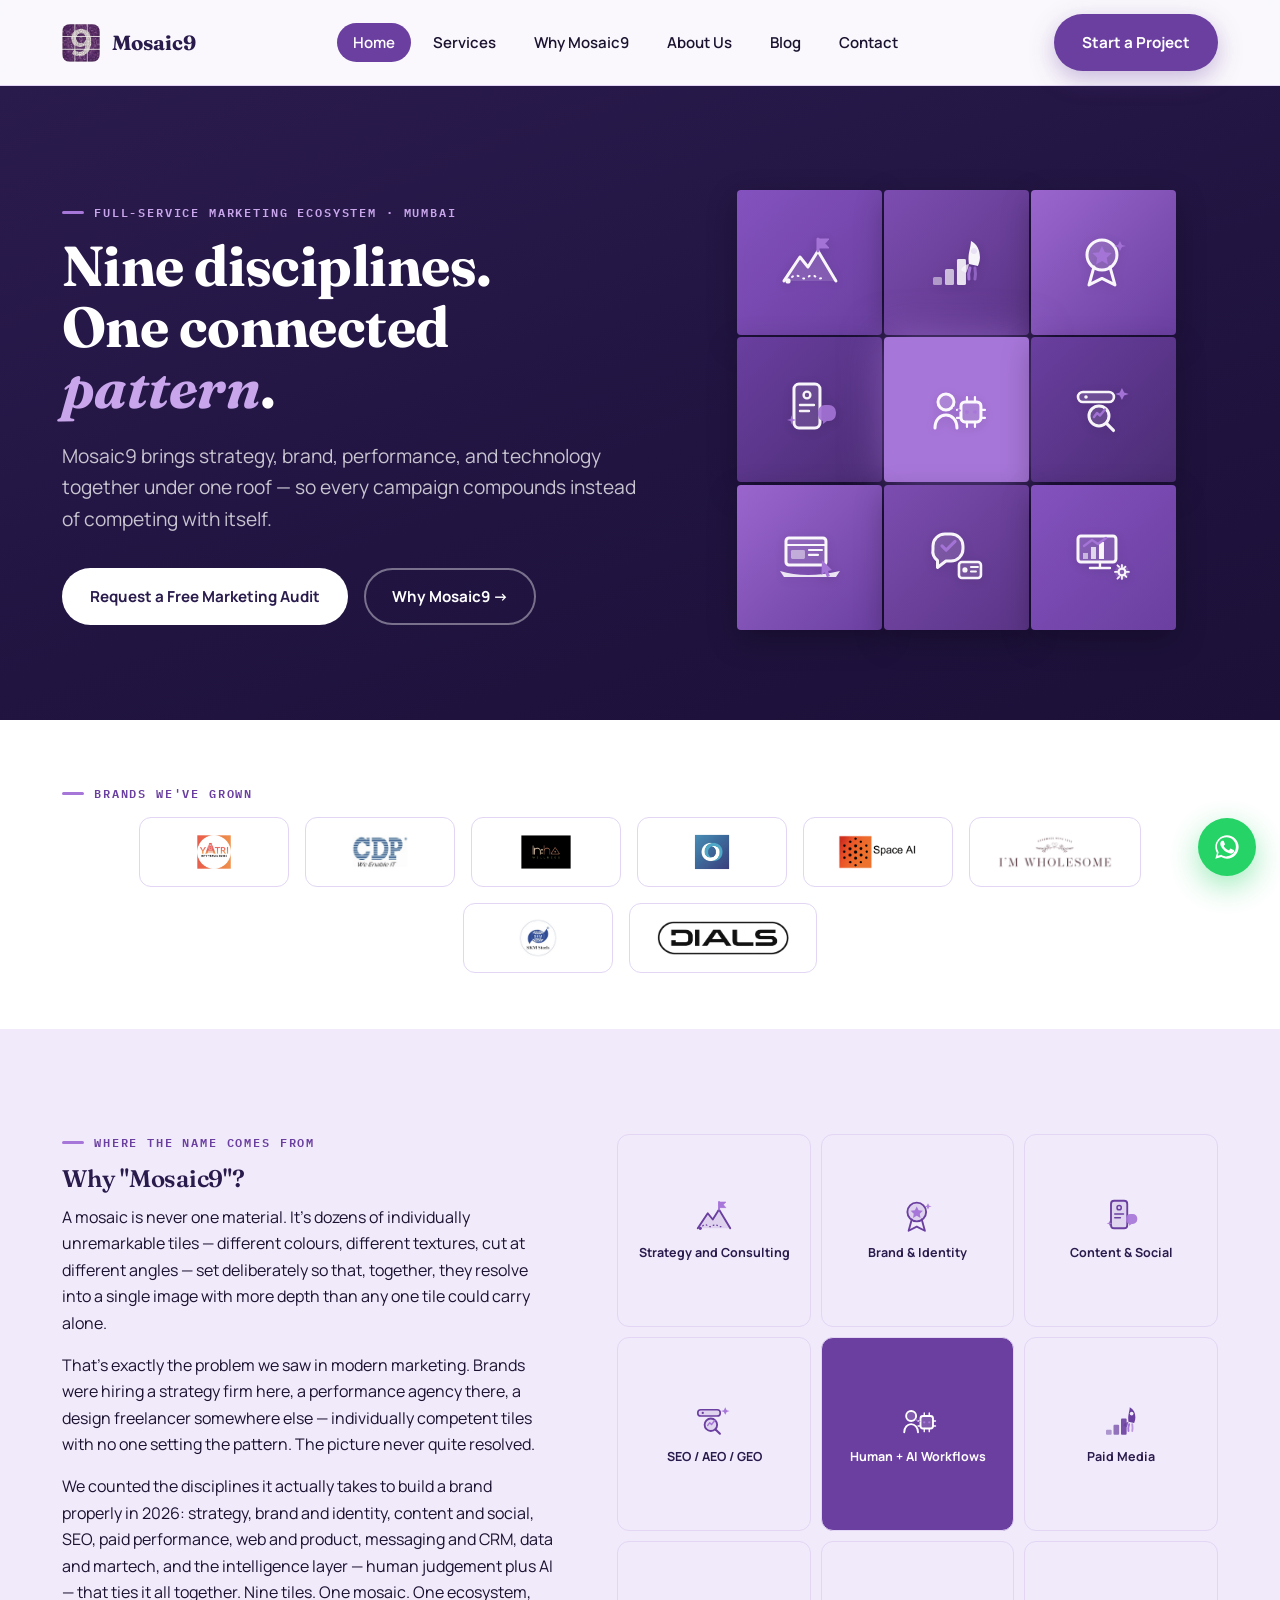
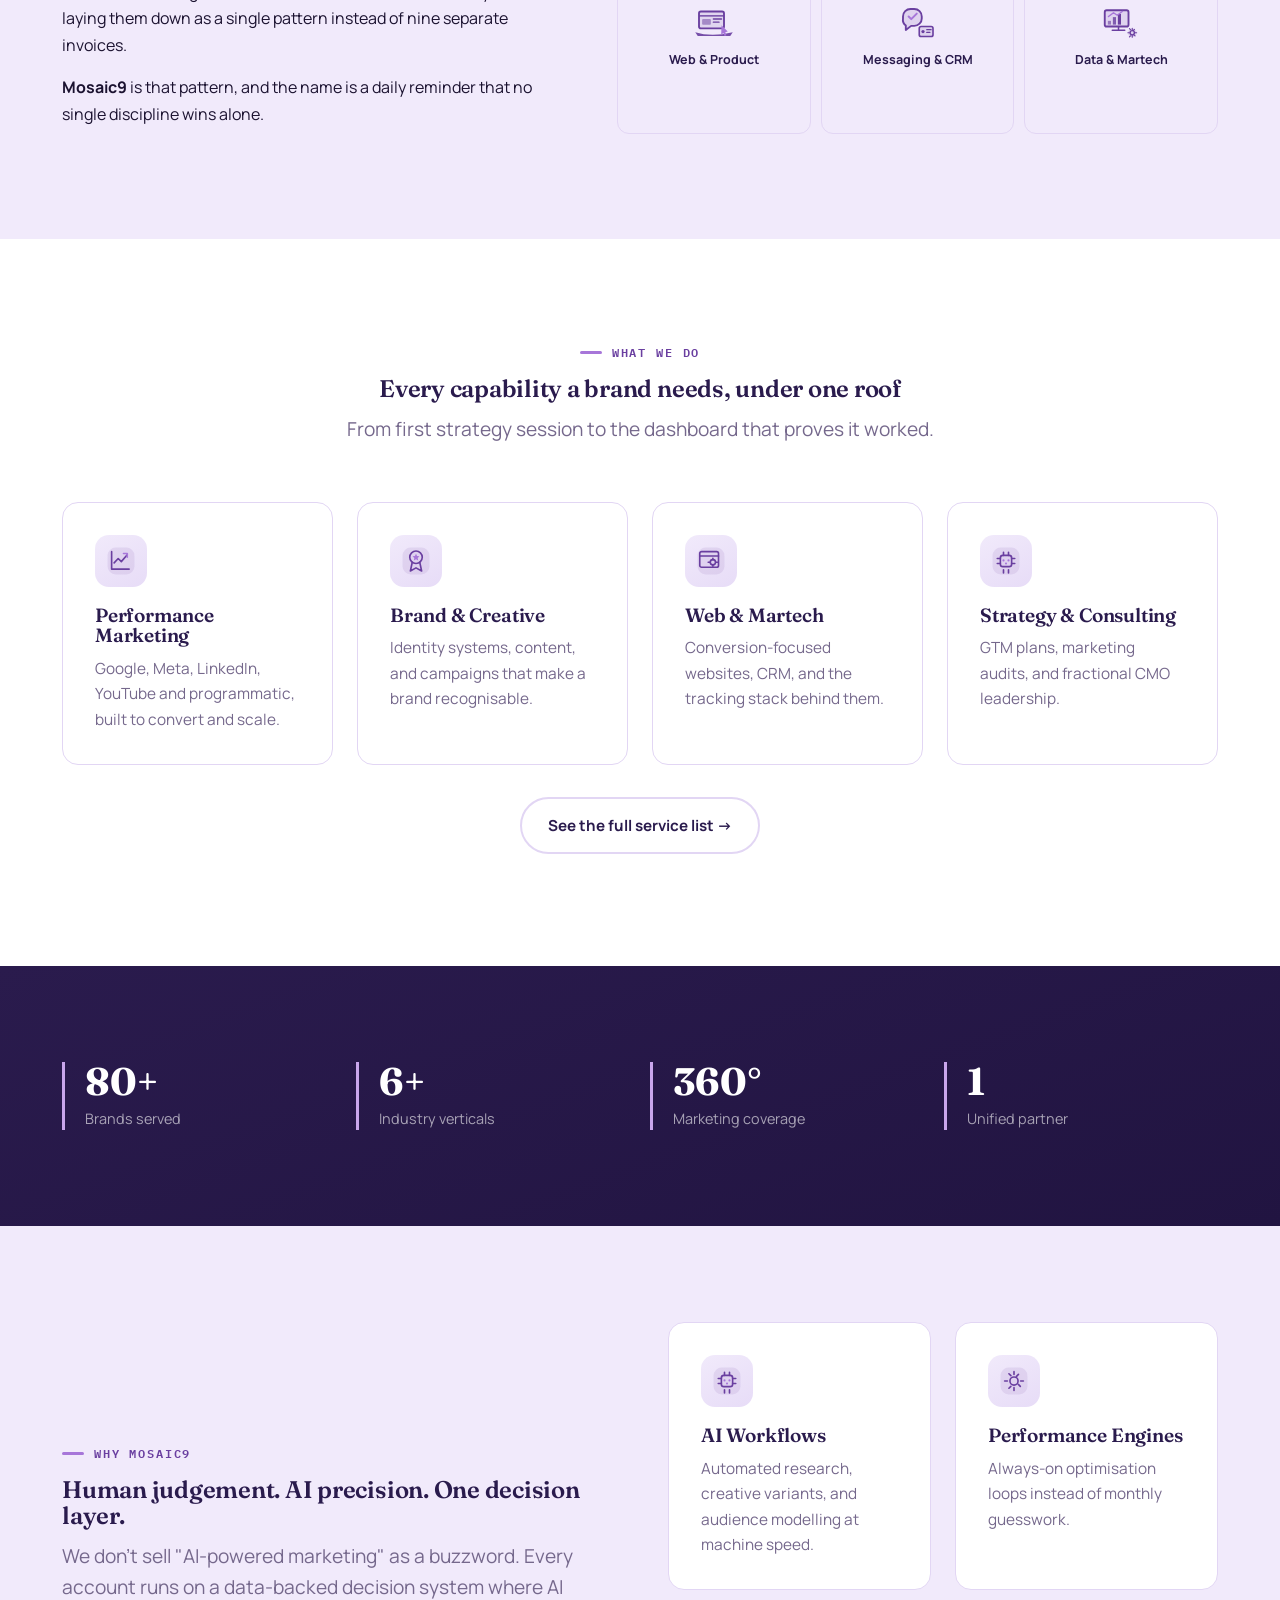
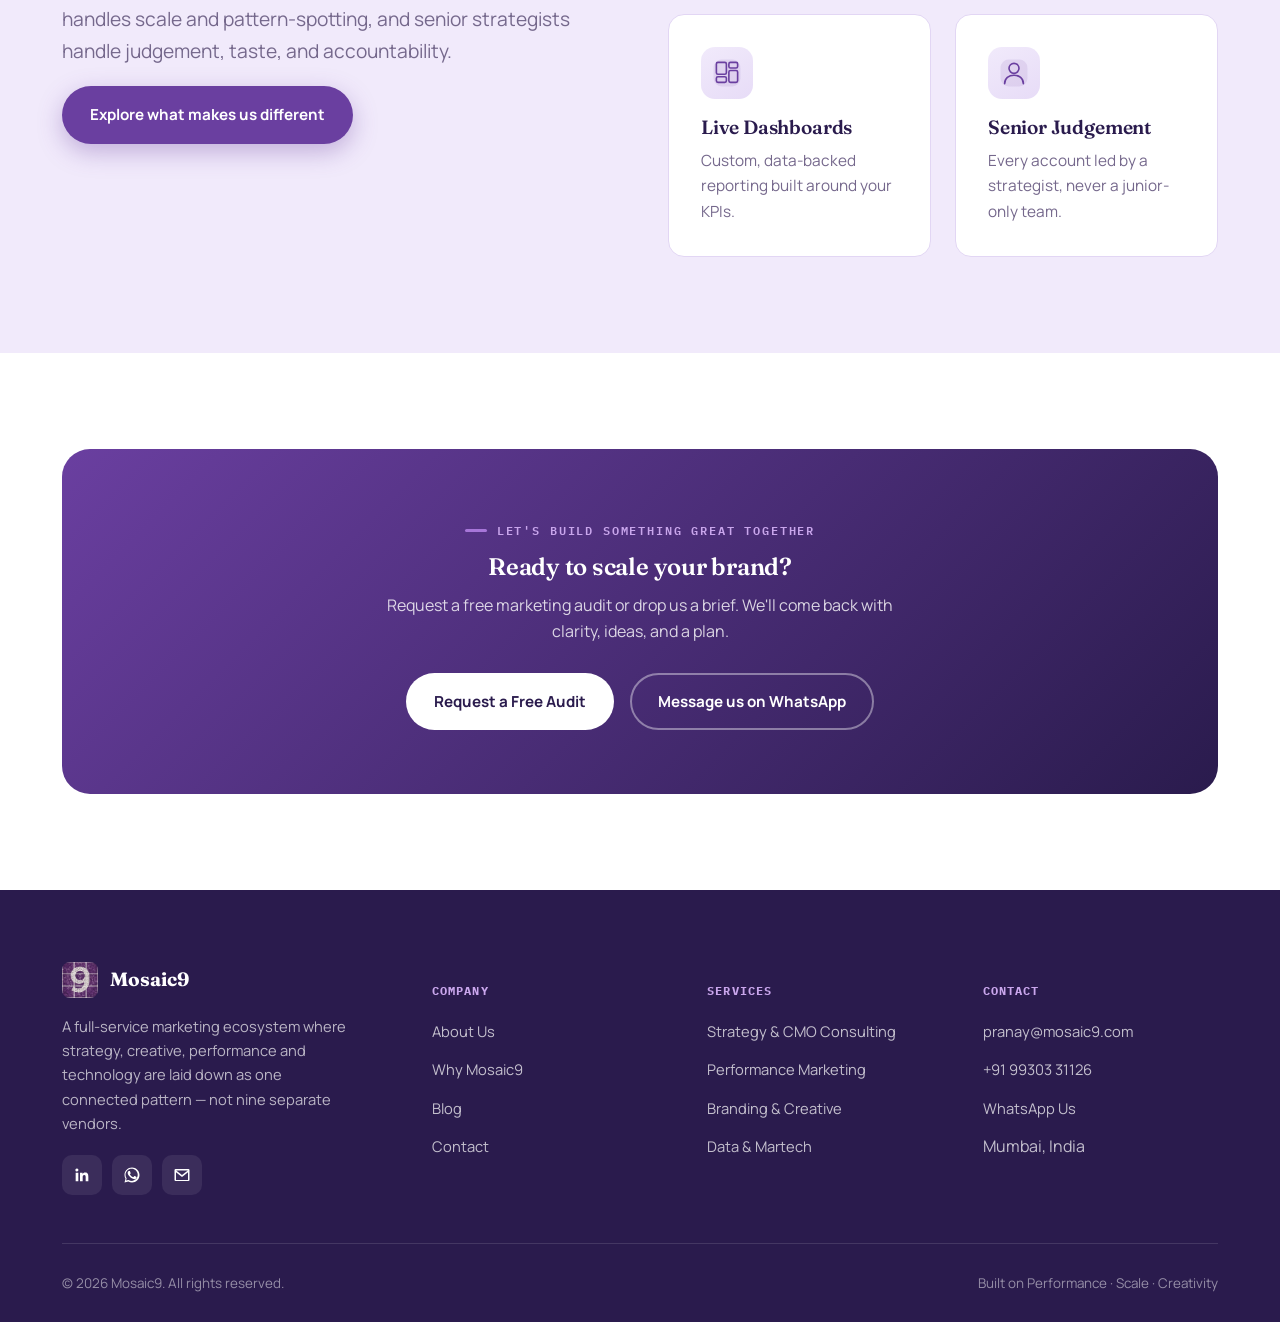
<file: index.html>
<!DOCTYPE html>
<html lang="en">
<head>
<meta charset="UTF-8">
<meta name="viewport" content="width=device-width, initial-scale=1.0">
<title>Mosaic9 | Full-Service Marketing Ecosystem in Mumbai</title>
<meta name="description" content="Mosaic9 is a full-service marketing ecosystem combining strategy, brand, performance and AI-backed technology into one connected system for brands that mean business.">
<link rel="canonical" href="https://mosaic9.com/index.html">
<meta name="robots" content="index, follow">
<meta name="theme-color" content="#2A1B4D">

<meta property="og:type" content="website">
<meta property="og:title" content="Mosaic9 | Full-Service Marketing Ecosystem in Mumbai">
<meta property="og:description" content="Mosaic9 is a full-service marketing ecosystem combining strategy, brand, performance and AI-backed technology into one connected system for brands that mean business.">
<meta property="og:url" content="https://mosaic9.com/index.html">
<meta property="og:image" content="https://mosaic9.com/favicon-512.png">
<meta property="og:site_name" content="Mosaic9">
<meta name="twitter:card" content="summary_large_image">
<meta name="twitter:title" content="Mosaic9 | Full-Service Marketing Ecosystem in Mumbai">
<meta name="twitter:description" content="Mosaic9 is a full-service marketing ecosystem combining strategy, brand, performance and AI-backed technology into one connected system for brands that mean business.">
<meta name="twitter:image" content="https://mosaic9.com/favicon-512.png">

<link rel="icon" type="image/png" sizes="32x32" href="favicon-32.png">
<link rel="icon" type="image/png" sizes="16x16" href="favicon-16.png">
<link rel="apple-touch-icon" href="favicon-180.png">
<link rel="stylesheet" href="/style.css">
</head>
<body>
<header class="site-header">
  <nav class="nav">
    <a class="brand" href="index.html">
      <img src="logo.png" alt="Mosaic9 logo">
      Mosaic9
    </a>
    <ul class="nav-links">
        <li><a class="active" href="index.html">Home</a></li>
        <li><a href="services.html">Services</a></li>
        <li><a href="why-mosaic9.html">Why Mosaic9</a></li>
        <li><a href="about.html">About Us</a></li>
        <li><a href="blog.html">Blog</a></li>
        <li><a href="contact.html">Contact</a></li>
    </ul>
    <div class="nav-cta">
      <a class="btn btn-primary" href="contact.html">Start a Project</a>
      <button class="nav-toggle" aria-label="Toggle menu" aria-expanded="false"><span></span></button>
    </div>
  </nav>
</header>

<section class="hero">
  <div class="hero-inner">
    <div>
      <p class="eyebrow on-dark">Full-Service Marketing Ecosystem &middot; Mumbai</p>
      <h1>Nine disciplines.<br>One connected <em>pattern</em>.</h1>
      <p class="lede">Mosaic9 brings strategy, brand, performance, and technology together under one roof &mdash; so every campaign compounds instead of competing with itself.</p>
      <div class="hero-ctas">
        <a class="btn btn-on-dark" href="contact.html">Request a Free Marketing Audit</a>
        <a class="btn btn-outline-on-dark" href="why-mosaic9.html">Why Mosaic9 &rarr;</a>
      </div>
    </div>
    <div class="mosaic-visual" aria-hidden="true">
      <div class="tiles">
        <div class="tile" title="Strategy and Consulting"><div class="tile-inner"><div class="tile-face tile-front"><svg viewBox="0 0 64 64" fill="none"><path d="M6 50 22 26l8 10 10-16 18 30z" fill="currentColor" opacity="0.14"/><path d="M6 50 22 26l8 10 10-16 18 30" stroke="currentColor" stroke-width="3" stroke-linecap="round" stroke-linejoin="round"/><circle cx="10" cy="50" r="2.6" fill="currentColor"/><path d="M40 20V8" stroke="var(--accent)" stroke-width="3" stroke-linecap="round"/><path d="M40 8h11l-4 4.5 4 4.5H40" fill="var(--accent)" stroke="var(--accent)" stroke-width="1" stroke-linejoin="round"/><path d="M14 46q4-3 8 0t8 0t8 0t8 0" stroke="currentColor" stroke-width="2" stroke-dasharray="1 5" stroke-linecap="round"/></svg></div><div class="tile-face tile-back"><span>Strategy and Consulting</span></div></div></div>
        <div class="tile" title="Paid Media"><div class="tile-inner"><div class="tile-face tile-front"><svg viewBox="0 0 64 64" fill="none"><rect x="8" y="46" width="9" height="8" rx="1.5" fill="currentColor" opacity="0.5"/><rect x="20" y="38" width="9" height="16" rx="1.5" fill="currentColor" opacity="0.7"/><rect x="32" y="28" width="9" height="26" rx="1.5" fill="currentColor" opacity="0.9"/><path d="M46 10c6 3 9 9 9 16 0 5-2 9-2 9l-9-2s-1-6 0-11c1-5 2-9 2-12z" fill="currentColor"/><path d="M44 33s-6 1-8 6l5 3c2-3 3-9 3-9z" fill="currentColor" opacity="0.75"/><circle cx="49" cy="20" r="3" fill="var(--mist)"/><path d="M45 37q-2 6-1 11" stroke="var(--accent)" stroke-width="3" stroke-linecap="round"/><path d="M50 37q1 6 0 11" stroke="var(--accent)" stroke-width="3" stroke-linecap="round" opacity="0.7"/></svg></div><div class="tile-face tile-back"><span>Paid Media</span></div></div></div>
        <div class="tile" title="Brand & Identity"><div class="tile-inner"><div class="tile-face tile-front"><svg viewBox="0 0 64 64" fill="none"><circle cx="30" cy="24" r="15" fill="currentColor" opacity="0.14"/><circle cx="30" cy="24" r="15" stroke="currentColor" stroke-width="3"/><path d="m30 15 3 6.2 6.8.9-5 4.7 1.2 6.7L30 30l-6 3.5 1.2-6.7-5-4.7 6.8-.9z" fill="var(--accent)"/><path d="M22 36 17 54l13-6.5L43 54l-5-18" stroke="currentColor" stroke-width="3" stroke-linecap="round" stroke-linejoin="round"/><path d="M48 10l2 4 4 1-4 1-2 4-2-4-4-1 4-1z" fill="var(--accent)" opacity="0.9"/></svg></div><div class="tile-face tile-back"><span>Brand & Identity</span></div></div></div>
        <div class="tile" title="Content & Social"><div class="tile-inner"><div class="tile-face tile-front"><svg viewBox="0 0 64 64" fill="none"><rect x="16" y="6" width="26" height="44" rx="5" fill="currentColor" opacity="0.12"/><rect x="16" y="6" width="26" height="44" rx="5" stroke="currentColor" stroke-width="3"/><circle cx="29" cy="17" r="3.4" stroke="currentColor" stroke-width="2.4"/><path d="M22 27h14M22 33h9" stroke="currentColor" stroke-width="2.4" stroke-linecap="round"/><path d="M40 34a7 7 0 0 1 7-7h4a7 7 0 0 1 7 7v2a7 7 0 0 1-7 7h-2l-4 3v-3a7 7 0 0 1-5-7z" fill="var(--accent)" opacity="0.92"/><path d="m9 42 3.6-1 1-3.6 1 3.6 3.6 1-3.6 1-1 3.6-1-3.6z" fill="var(--accent)"/></svg></div><div class="tile-face tile-back"><span>Content & Social</span></div></div></div>
        <div class="tile" title="Human + AI Workflows"><div class="tile-inner"><div class="tile-face tile-front"><svg viewBox="0 0 64 64" fill="none"><path d="M10 50c0-8 5-13 11-13s11 5 11 13" stroke="currentColor" stroke-width="3" stroke-linecap="round"/><circle cx="21" cy="24" r="8" fill="currentColor" opacity="0.15"/><circle cx="21" cy="24" r="8" stroke="currentColor" stroke-width="3"/><rect x="36" y="24" width="20" height="20" rx="4" fill="currentColor" opacity="0.14"/><rect x="36" y="24" width="20" height="20" rx="4" stroke="currentColor" stroke-width="3"/><path d="M42 24v-5m8 5v-5m-8 25v5m8-5v5M36 32h-4m4 8h-4m24-8h4m-4 8h4" stroke="currentColor" stroke-width="2.2" stroke-linecap="round"/><circle cx="42" cy="34" r="1.8" fill="var(--accent)"/><circle cx="50" cy="34" r="1.8" fill="var(--accent)"/><path d="M29 30q4 2 7 3" stroke="var(--accent)" stroke-width="2.4" stroke-linecap="round" stroke-dasharray="1 4"/></svg></div><div class="tile-face tile-back"><span>Human + AI Workflows</span></div></div></div>
        <div class="tile" title="SEO / AEO / GEO"><div class="tile-inner"><div class="tile-face tile-front"><svg viewBox="0 0 64 64" fill="none"><rect x="6" y="14" width="36" height="10" rx="5" fill="currentColor" opacity="0.13"/><rect x="6" y="14" width="36" height="10" rx="5" stroke="currentColor" stroke-width="2.6"/><circle cx="14" cy="19" r="1.8" fill="currentColor"/><circle cx="27" cy="38" r="10" fill="currentColor" opacity="0.12"/><circle cx="27" cy="38" r="10" stroke="currentColor" stroke-width="3"/><path d="m34.5 45.5 7 7" stroke="currentColor" stroke-width="3.2" stroke-linecap="round"/><path d="M50 10l2.2 4.6 4.6 1.4-4.6 1.4L50 22l-2.2-4.6-4.6-1.4 4.6-1.4z" fill="var(--accent)"/><path d="m22 39 3-4 3 2.5 5-6" stroke="var(--accent)" stroke-width="2.4" stroke-linecap="round" stroke-linejoin="round"/></svg></div><div class="tile-face tile-back"><span>SEO / AEO / GEO</span></div></div></div>
        <div class="tile" title="Web & Product"><div class="tile-inner"><div class="tile-face tile-front"><svg viewBox="0 0 64 64" fill="none"><rect x="8" y="12" width="40" height="27" rx="3" fill="currentColor" opacity="0.12"/><rect x="8" y="12" width="40" height="27" rx="3" stroke="currentColor" stroke-width="3"/><path d="M8 19h40" stroke="currentColor" stroke-width="2.2"/><rect x="13" y="24" width="14" height="9" rx="1.5" fill="currentColor" opacity="0.5"/><path d="M31 24h13M31 29h9" stroke="currentColor" stroke-width="2.2" stroke-linecap="round"/><path d="M2 45q26 8 60 0l-4 6H6z" fill="currentColor" opacity="0.9"/><path d="M44 34 54 44l-4 1 2 5-3 1.3-2-5-3.5 2.7z" fill="var(--accent)"/></svg></div><div class="tile-face tile-back"><span>Web & Product</span></div></div></div>
        <div class="tile" title="Messaging & CRM"><div class="tile-inner"><div class="tile-face tile-front"><svg viewBox="0 0 64 64" fill="none"><path d="M8 20a12 12 0 0 1 12-12h6a12 12 0 0 1 12 12v3a12 12 0 0 1-12 12h-5l-8.5 6.5v-7A12 12 0 0 1 8 23z" fill="currentColor" opacity="0.13"/><path d="M8 20a12 12 0 0 1 12-12h6a12 12 0 0 1 12 12v3a12 12 0 0 1-12 12h-5l-8.5 6.5v-7A12 12 0 0 1 8 23z" stroke="currentColor" stroke-width="3" stroke-linejoin="round"/><path d="m17 20 4.2 4.2L30 15.4" stroke="var(--accent)" stroke-width="3.2" stroke-linecap="round" stroke-linejoin="round"/><rect x="34" y="36" width="22" height="16" rx="3" fill="currentColor" opacity="0.14"/><rect x="34" y="36" width="22" height="16" rx="3" stroke="currentColor" stroke-width="2.6"/><circle cx="40" cy="44" r="2.6" fill="currentColor"/><path d="M46 41h7m-7 4.5h5" stroke="currentColor" stroke-width="2" stroke-linecap="round"/></svg></div><div class="tile-face tile-back"><span>Messaging & CRM</span></div></div></div>
        <div class="tile" title="Data & Martech"><div class="tile-inner"><div class="tile-face tile-front"><svg viewBox="0 0 64 64" fill="none"><rect x="6" y="10" width="38" height="26" rx="3" fill="currentColor" opacity="0.13"/><rect x="6" y="10" width="38" height="26" rx="3" stroke="currentColor" stroke-width="3"/><path d="M18 42h20m-10 0v-6" stroke="currentColor" stroke-width="2.4" stroke-linecap="round"/><rect x="11" y="27" width="5" height="6" fill="currentColor" opacity="0.6"/><rect x="19" y="21" width="5" height="12" fill="currentColor" opacity="0.8"/><rect x="27" y="16" width="5" height="17" fill="currentColor"/><path d="M12 20 20 14l6 4 8-6" stroke="var(--accent)" stroke-width="2.4" stroke-linecap="round" stroke-linejoin="round"/><circle cx="50" cy="46" r="7" fill="currentColor" opacity="0.14"/><circle cx="50" cy="46" r="3.4" stroke="currentColor" stroke-width="2.2"/><path d="M50 39v2.4m0 9.2V53m7-7h-2.4m-9.2 0H43m10.5-5.3-1.7 1.7M47.2 51l-1.7 1.7m9-1.7-1.7-1.7M47.2 41l-1.7-1.7" stroke="currentColor" stroke-width="1.8" stroke-linecap="round"/></svg></div><div class="tile-face tile-back"><span>Data & Martech</span></div></div></div>
      </div>
    </div>
  </div>
</section>

<section class="bg-paper" style="padding-top:56px; padding-bottom:56px;">
  <div class="container">
    <p class="eyebrow">Brands we've grown</p>
    <div class="logo-strip">
      <div class="logo-chip logo-chip-img"><img src="yatri-railways.png" alt="Yatri Railways logo" loading="lazy"></div>
      <div class="logo-chip logo-chip-img"><img src="cdp-india.png" alt="CDP India logo" loading="lazy"></div>
      <div class="logo-chip logo-chip-img"><img src="inha-wellness.png" alt="Inha Wellness logo" loading="lazy"></div>
      <div class="logo-chip logo-chip-img"><img src="globallinker.png" alt="GlobalLinker logo" loading="lazy"></div>
      <div class="logo-chip logo-chip-img"><img src="space-ai.png" alt="Space AI logo" loading="lazy"></div>
      <div class="logo-chip logo-chip-img"><img src="im-wholesome.png" alt="I'm Wholesome logo" loading="lazy"></div>
      <div class="logo-chip logo-chip-img"><img src="skm-steels.png" alt="SKM Steels logo" loading="lazy"></div>
      <div class="logo-chip logo-chip-img"><img src="dials-luggage.png" alt="Dials Luggage logo" loading="lazy"></div>
    </div>
  </div>
</section>

<section class="bg-mist">
  <div class="container name-story">
    <div>
      <p class="eyebrow">Where the name comes from</p>
      <h2>Why "Mosaic9"?</h2>
      <p>A mosaic is never one material. It's dozens of individually unremarkable tiles &mdash; different colours, different textures, cut at different angles &mdash; set deliberately so that, together, they resolve into a single image with more depth than any one tile could carry alone.</p>
      <p>That's exactly the problem we saw in modern marketing. Brands were hiring a strategy firm here, a performance agency there, a design freelancer somewhere else &mdash; individually competent tiles with no one setting the pattern. The picture never quite resolved.</p>
      <p>We counted the disciplines it actually takes to build a brand properly in 2026: strategy, brand and identity, content and social, SEO, paid performance, web and product, messaging and CRM, data and martech, and the intelligence layer &mdash; human judgement plus AI &mdash; that ties it all together. Nine tiles. One mosaic. One ecosystem, laying them down as a single pattern instead of nine separate invoices.</p>
      <p><strong>Mosaic9</strong> is that pattern, and the name is a daily reminder that no single discipline wins alone.</p>
    </div>
    <div class="tile-legend" aria-hidden="true">
      <div class="cell"><svg viewBox="0 0 64 64" fill="none"><path d="M6 50 22 26l8 10 10-16 18 30z" fill="currentColor" opacity="0.14"/><path d="M6 50 22 26l8 10 10-16 18 30" stroke="currentColor" stroke-width="3" stroke-linecap="round" stroke-linejoin="round"/><circle cx="10" cy="50" r="2.6" fill="currentColor"/><path d="M40 20V8" stroke="var(--accent)" stroke-width="3" stroke-linecap="round"/><path d="M40 8h11l-4 4.5 4 4.5H40" fill="var(--accent)" stroke="var(--accent)" stroke-width="1" stroke-linejoin="round"/><path d="M14 46q4-3 8 0t8 0t8 0t8 0" stroke="currentColor" stroke-width="2" stroke-dasharray="1 5" stroke-linecap="round"/></svg><strong>Strategy and Consulting</strong></div>
      <div class="cell"><svg viewBox="0 0 64 64" fill="none"><circle cx="30" cy="24" r="15" fill="currentColor" opacity="0.14"/><circle cx="30" cy="24" r="15" stroke="currentColor" stroke-width="3"/><path d="m30 15 3 6.2 6.8.9-5 4.7 1.2 6.7L30 30l-6 3.5 1.2-6.7-5-4.7 6.8-.9z" fill="var(--accent)"/><path d="M22 36 17 54l13-6.5L43 54l-5-18" stroke="currentColor" stroke-width="3" stroke-linecap="round" stroke-linejoin="round"/><path d="M48 10l2 4 4 1-4 1-2 4-2-4-4-1 4-1z" fill="var(--accent)" opacity="0.9"/></svg><strong>Brand &amp; Identity</strong></div>
      <div class="cell"><svg viewBox="0 0 64 64" fill="none"><rect x="16" y="6" width="26" height="44" rx="5" fill="currentColor" opacity="0.12"/><rect x="16" y="6" width="26" height="44" rx="5" stroke="currentColor" stroke-width="3"/><circle cx="29" cy="17" r="3.4" stroke="currentColor" stroke-width="2.4"/><path d="M22 27h14M22 33h9" stroke="currentColor" stroke-width="2.4" stroke-linecap="round"/><path d="M40 34a7 7 0 0 1 7-7h4a7 7 0 0 1 7 7v2a7 7 0 0 1-7 7h-2l-4 3v-3a7 7 0 0 1-5-7z" fill="var(--accent)" opacity="0.92"/><path d="m9 42 3.6-1 1-3.6 1 3.6 3.6 1-3.6 1-1 3.6-1-3.6z" fill="var(--accent)"/></svg><strong>Content &amp; Social</strong></div>
      <div class="cell"><svg viewBox="0 0 64 64" fill="none"><rect x="6" y="14" width="36" height="10" rx="5" fill="currentColor" opacity="0.13"/><rect x="6" y="14" width="36" height="10" rx="5" stroke="currentColor" stroke-width="2.6"/><circle cx="14" cy="19" r="1.8" fill="currentColor"/><circle cx="27" cy="38" r="10" fill="currentColor" opacity="0.12"/><circle cx="27" cy="38" r="10" stroke="currentColor" stroke-width="3"/><path d="m34.5 45.5 7 7" stroke="currentColor" stroke-width="3.2" stroke-linecap="round"/><path d="M50 10l2.2 4.6 4.6 1.4-4.6 1.4L50 22l-2.2-4.6-4.6-1.4 4.6-1.4z" fill="var(--accent)"/><path d="m22 39 3-4 3 2.5 5-6" stroke="var(--accent)" stroke-width="2.4" stroke-linecap="round" stroke-linejoin="round"/></svg><strong>SEO / AEO / GEO</strong></div>
      <div class="cell"><svg viewBox="0 0 64 64" fill="none"><path d="M10 50c0-8 5-13 11-13s11 5 11 13" stroke="currentColor" stroke-width="3" stroke-linecap="round"/><circle cx="21" cy="24" r="8" fill="currentColor" opacity="0.15"/><circle cx="21" cy="24" r="8" stroke="currentColor" stroke-width="3"/><rect x="36" y="24" width="20" height="20" rx="4" fill="currentColor" opacity="0.14"/><rect x="36" y="24" width="20" height="20" rx="4" stroke="currentColor" stroke-width="3"/><path d="M42 24v-5m8 5v-5m-8 25v5m8-5v5M36 32h-4m4 8h-4m24-8h4m-4 8h4" stroke="currentColor" stroke-width="2.2" stroke-linecap="round"/><circle cx="42" cy="34" r="1.8" fill="var(--accent)"/><circle cx="50" cy="34" r="1.8" fill="var(--accent)"/><path d="M29 30q4 2 7 3" stroke="var(--accent)" stroke-width="2.4" stroke-linecap="round" stroke-dasharray="1 4"/></svg><strong>Human + AI Workflows</strong></div>
      <div class="cell"><svg viewBox="0 0 64 64" fill="none"><rect x="8" y="46" width="9" height="8" rx="1.5" fill="currentColor" opacity="0.5"/><rect x="20" y="38" width="9" height="16" rx="1.5" fill="currentColor" opacity="0.7"/><rect x="32" y="28" width="9" height="26" rx="1.5" fill="currentColor" opacity="0.9"/><path d="M46 10c6 3 9 9 9 16 0 5-2 9-2 9l-9-2s-1-6 0-11c1-5 2-9 2-12z" fill="currentColor"/><path d="M44 33s-6 1-8 6l5 3c2-3 3-9 3-9z" fill="currentColor" opacity="0.75"/><circle cx="49" cy="20" r="3" fill="var(--mist)"/><path d="M45 37q-2 6-1 11" stroke="var(--accent)" stroke-width="3" stroke-linecap="round"/><path d="M50 37q1 6 0 11" stroke="var(--accent)" stroke-width="3" stroke-linecap="round" opacity="0.7"/></svg><strong>Paid Media</strong></div>
      <div class="cell"><svg viewBox="0 0 64 64" fill="none"><rect x="8" y="12" width="40" height="27" rx="3" fill="currentColor" opacity="0.12"/><rect x="8" y="12" width="40" height="27" rx="3" stroke="currentColor" stroke-width="3"/><path d="M8 19h40" stroke="currentColor" stroke-width="2.2"/><rect x="13" y="24" width="14" height="9" rx="1.5" fill="currentColor" opacity="0.5"/><path d="M31 24h13M31 29h9" stroke="currentColor" stroke-width="2.2" stroke-linecap="round"/><path d="M2 45q26 8 60 0l-4 6H6z" fill="currentColor" opacity="0.9"/><path d="M44 34 54 44l-4 1 2 5-3 1.3-2-5-3.5 2.7z" fill="var(--accent)"/></svg><strong>Web &amp; Product</strong></div>
      <div class="cell"><svg viewBox="0 0 64 64" fill="none"><path d="M8 20a12 12 0 0 1 12-12h6a12 12 0 0 1 12 12v3a12 12 0 0 1-12 12h-5l-8.5 6.5v-7A12 12 0 0 1 8 23z" fill="currentColor" opacity="0.13"/><path d="M8 20a12 12 0 0 1 12-12h6a12 12 0 0 1 12 12v3a12 12 0 0 1-12 12h-5l-8.5 6.5v-7A12 12 0 0 1 8 23z" stroke="currentColor" stroke-width="3" stroke-linejoin="round"/><path d="m17 20 4.2 4.2L30 15.4" stroke="var(--accent)" stroke-width="3.2" stroke-linecap="round" stroke-linejoin="round"/><rect x="34" y="36" width="22" height="16" rx="3" fill="currentColor" opacity="0.14"/><rect x="34" y="36" width="22" height="16" rx="3" stroke="currentColor" stroke-width="2.6"/><circle cx="40" cy="44" r="2.6" fill="currentColor"/><path d="M46 41h7m-7 4.5h5" stroke="currentColor" stroke-width="2" stroke-linecap="round"/></svg><strong>Messaging &amp; CRM</strong></div>
      <div class="cell"><svg viewBox="0 0 64 64" fill="none"><rect x="6" y="10" width="38" height="26" rx="3" fill="currentColor" opacity="0.13"/><rect x="6" y="10" width="38" height="26" rx="3" stroke="currentColor" stroke-width="3"/><path d="M18 42h20m-10 0v-6" stroke="currentColor" stroke-width="2.4" stroke-linecap="round"/><rect x="11" y="27" width="5" height="6" fill="currentColor" opacity="0.6"/><rect x="19" y="21" width="5" height="12" fill="currentColor" opacity="0.8"/><rect x="27" y="16" width="5" height="17" fill="currentColor"/><path d="M12 20 20 14l6 4 8-6" stroke="var(--accent)" stroke-width="2.4" stroke-linecap="round" stroke-linejoin="round"/><circle cx="50" cy="46" r="7" fill="currentColor" opacity="0.14"/><circle cx="50" cy="46" r="3.4" stroke="currentColor" stroke-width="2.2"/><path d="M50 39v2.4m0 9.2V53m7-7h-2.4m-9.2 0H43m10.5-5.3-1.7 1.7M47.2 51l-1.7 1.7m9-1.7-1.7-1.7M47.2 41l-1.7-1.7" stroke="currentColor" stroke-width="1.8" stroke-linecap="round"/></svg><strong>Data &amp; Martech</strong></div>
    </div>
  </div>
</section>

<section class="bg-paper">
  <div class="container">
    <div class="section-head center">
      <p class="eyebrow" style="justify-content:center;">What we do</p>
      <h2>Every capability a brand needs, under one roof</h2>
      <p class="lede" style="margin:0 auto;">From first strategy session to the dashboard that proves it worked.</p>
    </div>
    <div class="grid grid-4">
      <div class="card">
        <div class="card-icon"><svg viewBox="0 0 48 48" fill="none"><rect x="2.5" y="2.5" width="43" height="43" rx="13" fill="currentColor" opacity="0.1"/><g stroke="currentColor" stroke-width="2.6" stroke-linecap="round" stroke-linejoin="round" fill="none"><path d="M9 9v28h28"/><path d="m13 27 6.5-7 5 5 9.5-11"/></g><path d="M28 12h6v6" stroke="var(--accent)" stroke-width="2.6" stroke-linecap="round" stroke-linejoin="round" fill="none"/></svg></div>
        <h3>Performance Marketing</h3>
        <p>Google, Meta, LinkedIn, YouTube and programmatic, built to convert and scale.</p>
      </div>
      <div class="card">
        <div class="card-icon"><svg viewBox="0 0 48 48" fill="none"><rect x="2.5" y="2.5" width="43" height="43" rx="13" fill="currentColor" opacity="0.1"/><g stroke="currentColor" stroke-width="2.6" stroke-linecap="round" stroke-linejoin="round" fill="none"><circle cx="24" cy="18" r="10"/><path d="m18 26-3 14 9-5 9 5-3-14"/></g><path d="m24 12.5 1.7 3.5 3.8.5-2.8 2.7.7 3.8-3.4-1.8-3.4 1.8.7-3.8-2.8-2.7 3.8-.5z" fill="var(--accent)"/></svg></div>
        <h3>Brand &amp; Creative</h3>
        <p>Identity systems, content, and campaigns that make a brand recognisable.</p>
      </div>
      <div class="card">
        <div class="card-icon"><svg viewBox="0 0 48 48" fill="none"><rect x="2.5" y="2.5" width="43" height="43" rx="13" fill="currentColor" opacity="0.1"/><g stroke="currentColor" stroke-width="2.6" stroke-linecap="round" stroke-linejoin="round" fill="none"><rect x="6" y="9" width="30" height="25" rx="3"/><path d="M6 16h30"/><circle cx="27" cy="26" r="4.2"/><path d="M27 19.5v2.3m0 8.4v2.3m7.5-6.5H32m-10 0h-2.5"/></g></svg></div>
        <h3>Web &amp; Martech</h3>
        <p>Conversion-focused websites, CRM, and the tracking stack behind them.</p>
      </div>
      <div class="card">
        <div class="card-icon"><svg viewBox="0 0 48 48" fill="none"><rect x="2.5" y="2.5" width="43" height="43" rx="13" fill="currentColor" opacity="0.1"/><g stroke="currentColor" stroke-width="2.6" stroke-linecap="round" stroke-linejoin="round" fill="none"><rect x="15" y="15" width="18" height="18" rx="4"/><path d="M20 15v-5m8 5v-5m-8 28v5m8-5v5M15 20H10m5 8H10m28-8h-5m5 8h-5"/></g><circle cx="20" cy="23" r="1.7" fill="var(--accent)"/><circle cx="28" cy="23" r="1.7" fill="var(--accent)"/><circle cx="24" cy="28" r="1.7" fill="var(--accent)"/></svg></div>
        <h3>Strategy &amp; Consulting</h3>
        <p>GTM plans, marketing audits, and fractional CMO leadership.</p>
      </div>
    </div>
    <p class="text-center" style="margin-top:32px;"><a class="btn btn-ghost" href="services.html">See the full service list &rarr;</a></p>
  </div>
</section>

<section class="bg-deep">
  <div class="container">
    <div class="stat-strip">
      <div class="stat"><div class="num">80+</div><div class="label">Brands served</div></div>
      <div class="stat"><div class="num">6+</div><div class="label">Industry verticals</div></div>
      <div class="stat"><div class="num">360&deg;</div><div class="label">Marketing coverage</div></div>
      <div class="stat"><div class="num">1</div><div class="label">Unified partner</div></div>
    </div>
  </div>
</section>

<section class="bg-mist">
  <div class="container">
    <div class="grid grid-2" style="align-items:center; gap:56px;">
      <div>
        <p class="eyebrow">Why Mosaic9</p>
        <h2>Human judgement. AI precision. One decision layer.</h2>
        <p class="lede">We don't sell "AI-powered marketing" as a buzzword. Every account runs on a data-backed decision system where AI handles scale and pattern-spotting, and senior strategists handle judgement, taste, and accountability.</p>
        <a class="btn btn-primary" href="why-mosaic9.html">Explore what makes us different</a>
      </div>
      <div class="grid grid-2">
        <div class="card"><div class="card-icon"><svg viewBox="0 0 48 48" fill="none"><rect x="2.5" y="2.5" width="43" height="43" rx="13" fill="currentColor" opacity="0.1"/><g stroke="currentColor" stroke-width="2.6" stroke-linecap="round" stroke-linejoin="round" fill="none"><rect x="15" y="15" width="18" height="18" rx="4"/><path d="M20 15v-5m8 5v-5m-8 28v5m8-5v5M15 20H10m5 8H10m28-8h-5m5 8h-5"/></g><circle cx="20" cy="23" r="1.7" fill="var(--accent)"/><circle cx="28" cy="23" r="1.7" fill="var(--accent)"/><circle cx="24" cy="28" r="1.7" fill="var(--accent)"/></svg></div><h3>AI Workflows</h3><p>Automated research, creative variants, and audience modelling at machine speed.</p></div>
        <div class="card"><div class="card-icon"><svg viewBox="0 0 48 48" fill="none"><rect x="2.5" y="2.5" width="43" height="43" rx="13" fill="currentColor" opacity="0.1"/><g stroke="currentColor" stroke-width="2.6" stroke-linecap="round" stroke-linejoin="round" fill="none"><circle cx="24" cy="24" r="6.5"/><path d="M24 9v4.4m0 21.2V39m15-15h-4.4M13.4 24H9m22.1-10.6-3.1 3.1M19 32.5l-3.1 3.1m18.2-3.1-3.1-3.1M19 15.5l-3.1-3.1"/></g></svg></div><h3>Performance Engines</h3><p>Always-on optimisation loops instead of monthly guesswork.</p></div>
        <div class="card"><div class="card-icon"><svg viewBox="0 0 48 48" fill="none"><rect x="2.5" y="2.5" width="43" height="43" rx="13" fill="currentColor" opacity="0.1"/><g stroke="currentColor" stroke-width="2.6" stroke-linecap="round" stroke-linejoin="round" fill="none"><rect x="7" y="7" width="16" height="19" rx="2.5"/><rect x="27" y="7" width="14" height="9" rx="2.5"/><rect x="27" y="20" width="14" height="19" rx="2.5"/><rect x="7" y="30" width="16" height="9" rx="2.5"/></g></svg></div><h3>Live Dashboards</h3><p>Custom, data-backed reporting built around your KPIs.</p></div>
        <div class="card"><div class="card-icon"><svg viewBox="0 0 48 48" fill="none"><rect x="2.5" y="2.5" width="43" height="43" rx="13" fill="currentColor" opacity="0.1"/><g stroke="currentColor" stroke-width="2.6" stroke-linecap="round" stroke-linejoin="round" fill="none"><circle cx="24" cy="16.5" r="8"/><path d="M9 41c0-8.8 6.7-13.5 15-13.5S39 32.2 39 41"/></g><circle cx="24" cy="16.5" r="8" stroke="var(--accent)" stroke-width="0" fill="none"/></svg></div><h3>Senior Judgement</h3><p>Every account led by a strategist, never a junior-only team.</p></div>
      </div>
    </div>
  </div>
</section>

<section class="bg-paper">
  <div class="container">
    <div class="cta-band">
      <p class="eyebrow on-dark" style="justify-content:center;">Let's build something great together</p>
      <h2>Ready to scale your brand?</h2>
      <p>Request a free marketing audit or drop us a brief. We'll come back with clarity, ideas, and a plan.</p>
      <div class="cta-actions">
        <a class="btn btn-on-dark" href="contact.html">Request a Free Audit</a>
        <a class="btn btn-outline-on-dark" href="https://wa.me/919930331126" target="_blank" rel="noopener">Message us on WhatsApp</a>
      </div>
    </div>
  </div>
</section>

<script type="application/ld+json">
{
  "@context": "https://schema.org",
  "@type": "Organization",
  "name": "Mosaic9",
  "url": "https://mosaic9.com",
  "logo": "https://mosaic9.com/logo.png",
  "description": "Full-service digital marketing ecosystem in Mumbai combining strategy, brand, performance and technology into one connected system.",
  "email": "pranay@mosaic9.com",
  "telephone": "+91-9930331126",
  "address": {
    "@type": "PostalAddress",
    "addressLocality": "Mumbai",
    "addressRegion": "Maharashtra",
    "addressCountry": "IN"
  },
  "sameAs": [
    "https://www.linkedin.com/company/mosaic9-mediatech"
  ]
}
</script>
<footer class="site-footer">
  <div class="container">
    <div class="footer-grid">
      <div>
        <div class="footer-brand">
          <img src="logo.png" alt="Mosaic9 logo">
          <span>Mosaic9</span>
        </div>
        <p style="max-width:32ch; font-size:0.92rem;">A full-service marketing ecosystem where strategy, creative, performance and technology are laid down as one connected pattern &mdash; not nine separate vendors.</p>
        <div class="social-row" style="margin-top:20px;">
          <a href="https://www.linkedin.com/company/mosaic9-mediatech" target="_blank" rel="noopener" aria-label="LinkedIn"><svg viewBox="0 0 24 24"><path d="M20.45 20.45h-3.56v-5.57c0-1.33-.02-3.04-1.85-3.04-1.86 0-2.14 1.45-2.14 2.94v5.67H9.34V9h3.42v1.56h.05c.48-.9 1.64-1.85 3.38-1.85 3.6 0 4.27 2.37 4.27 5.46v6.28zM5.34 7.43a2.07 2.07 0 1 1 0-4.13 2.07 2.07 0 0 1 0 4.13zM7.12 20.45H3.56V9h3.56v11.45z"/></svg></a>
          <a href="https://wa.me/919930331126" target="_blank" rel="noopener" aria-label="WhatsApp"><svg viewBox="0 0 24 24"><path d="M17.47 14.38c-.29-.15-1.73-.85-2-.95-.27-.1-.46-.15-.66.15-.2.29-.75.94-.92 1.14-.17.19-.34.22-.63.07-.29-.15-1.22-.45-2.32-1.43-.86-.76-1.44-1.71-1.6-2-.17-.29-.02-.45.13-.6.13-.13.29-.34.44-.51.15-.17.19-.29.29-.48.1-.2.05-.36-.02-.51-.07-.15-.66-1.59-.9-2.18-.24-.57-.48-.5-.66-.51h-.56c-.2 0-.51.07-.78.36-.27.29-1.02 1-1.02 2.44s1.05 2.83 1.19 3.03c.15.19 2.06 3.15 5 4.42.7.3 1.24.48 1.67.61.7.22 1.34.19 1.84.12.56-.08 1.73-.71 1.97-1.39.24-.68.24-1.27.17-1.39-.07-.12-.27-.19-.56-.34z"/><path d="M12.02 2C6.5 2 2 6.48 2 12c0 1.85.5 3.58 1.36 5.07L2 22l5.06-1.33A9.94 9.94 0 0 0 12.02 22C17.52 22 22 17.52 22 12S17.52 2 12.02 2zm0 18.11c-1.7 0-3.29-.47-4.65-1.28l-.33-.2-3 .79.8-2.92-.22-.34a8.11 8.11 0 0 1-1.25-4.36c0-4.48 3.65-8.11 8.13-8.11 4.48 0 8.13 3.63 8.13 8.11 0 4.48-3.65 8.11-8.13 8.11z"/></svg></a>
          <a href="mailto:pranay@mosaic9.com" aria-label="Email"><svg viewBox="0 0 24 24"><path d="M2 5.5A1.5 1.5 0 0 1 3.5 4h17A1.5 1.5 0 0 1 22 5.5v13a1.5 1.5 0 0 1-1.5 1.5h-17A1.5 1.5 0 0 1 2 18.5v-13zm2.2.5 7.8 6.1L19.8 6H4.2zM20 8.3l-7.5 5.9a1 1 0 0 1-1 0L4 8.3v10.2h16V8.3z"/></svg></a>
        </div>
      </div>
      <div class="footer-col">
        <h5>Company</h5>
        <ul>
          <li><a href="about.html">About Us</a></li>
          <li><a href="why-mosaic9.html">Why Mosaic9</a></li>
          <li><a href="blog.html">Blog</a></li>
          <li><a href="contact.html">Contact</a></li>
        </ul>
      </div>
      <div class="footer-col">
        <h5>Services</h5>
        <ul>
          <li><a href="services.html#consulting">Strategy &amp; CMO Consulting</a></li>
          <li><a href="services.html#performance">Performance Marketing</a></li>
          <li><a href="services.html#brand">Branding &amp; Creative</a></li>
          <li><a href="services.html#data-martech">Data &amp; Martech</a></li>
        </ul>
      </div>
      <div class="footer-col">
        <h5>Contact</h5>
        <ul>
          <li><a href="mailto:pranay@mosaic9.com">pranay@mosaic9.com</a></li>
          <li><a href="tel:+919930331126">+91 99303 31126</a></li>
          <li><a href="https://wa.me/919930331126" target="_blank" rel="noopener">WhatsApp Us</a></li>
          <li>Mumbai, India</li>
        </ul>
      </div>
    </div>
    <div class="footer-bottom">
      <p>&copy; <span id="year"></span> Mosaic9. All rights reserved.</p>
      <p>Built on Performance &middot; Scale &middot; Creativity</p>
    </div>
  </div>
</footer>

<a class="wa-float" href="https://wa.me/919930331126" target="_blank" rel="noopener" aria-label="Chat on WhatsApp"><svg viewBox="0 0 24 24"><path d="M17.47 14.38c-.29-.15-1.73-.85-2-.95-.27-.1-.46-.15-.66.15-.2.29-.75.94-.92 1.14-.17.19-.34.22-.63.07-.29-.15-1.22-.45-2.32-1.43-.86-.76-1.44-1.71-1.6-2-.17-.29-.02-.45.13-.6.13-.13.29-.34.44-.51.15-.17.19-.29.29-.48.1-.2.05-.36-.02-.51-.07-.15-.66-1.59-.9-2.18-.24-.57-.48-.5-.66-.51h-.56c-.2 0-.51.07-.78.36-.27.29-1.02 1-1.02 2.44s1.05 2.83 1.19 3.03c.15.19 2.06 3.15 5 4.42.7.3 1.24.48 1.67.61.7.22 1.34.19 1.84.12.56-.08 1.73-.71 1.97-1.39.24-.68.24-1.27.17-1.39-.07-.12-.27-.19-.56-.34z"/><path d="M12.02 2C6.5 2 2 6.48 2 12c0 1.85.5 3.58 1.36 5.07L2 22l5.06-1.33A9.94 9.94 0 0 0 12.02 22C17.52 22 22 17.52 22 12S17.52 2 12.02 2zm0 18.11c-1.7 0-3.29-.47-4.65-1.28l-.33-.2-3 .79.8-2.92-.22-.34a8.11 8.11 0 0 1-1.25-4.36c0-4.48 3.65-8.11 8.13-8.11 4.48 0 8.13 3.63 8.13 8.11 0 4.48-3.65 8.11-8.13 8.11z"/></svg></a>

<script>document.getElementById('year').textContent = new Date().getFullYear();</script>
<script src="main.js"></script>
</body>
</html>
</file>
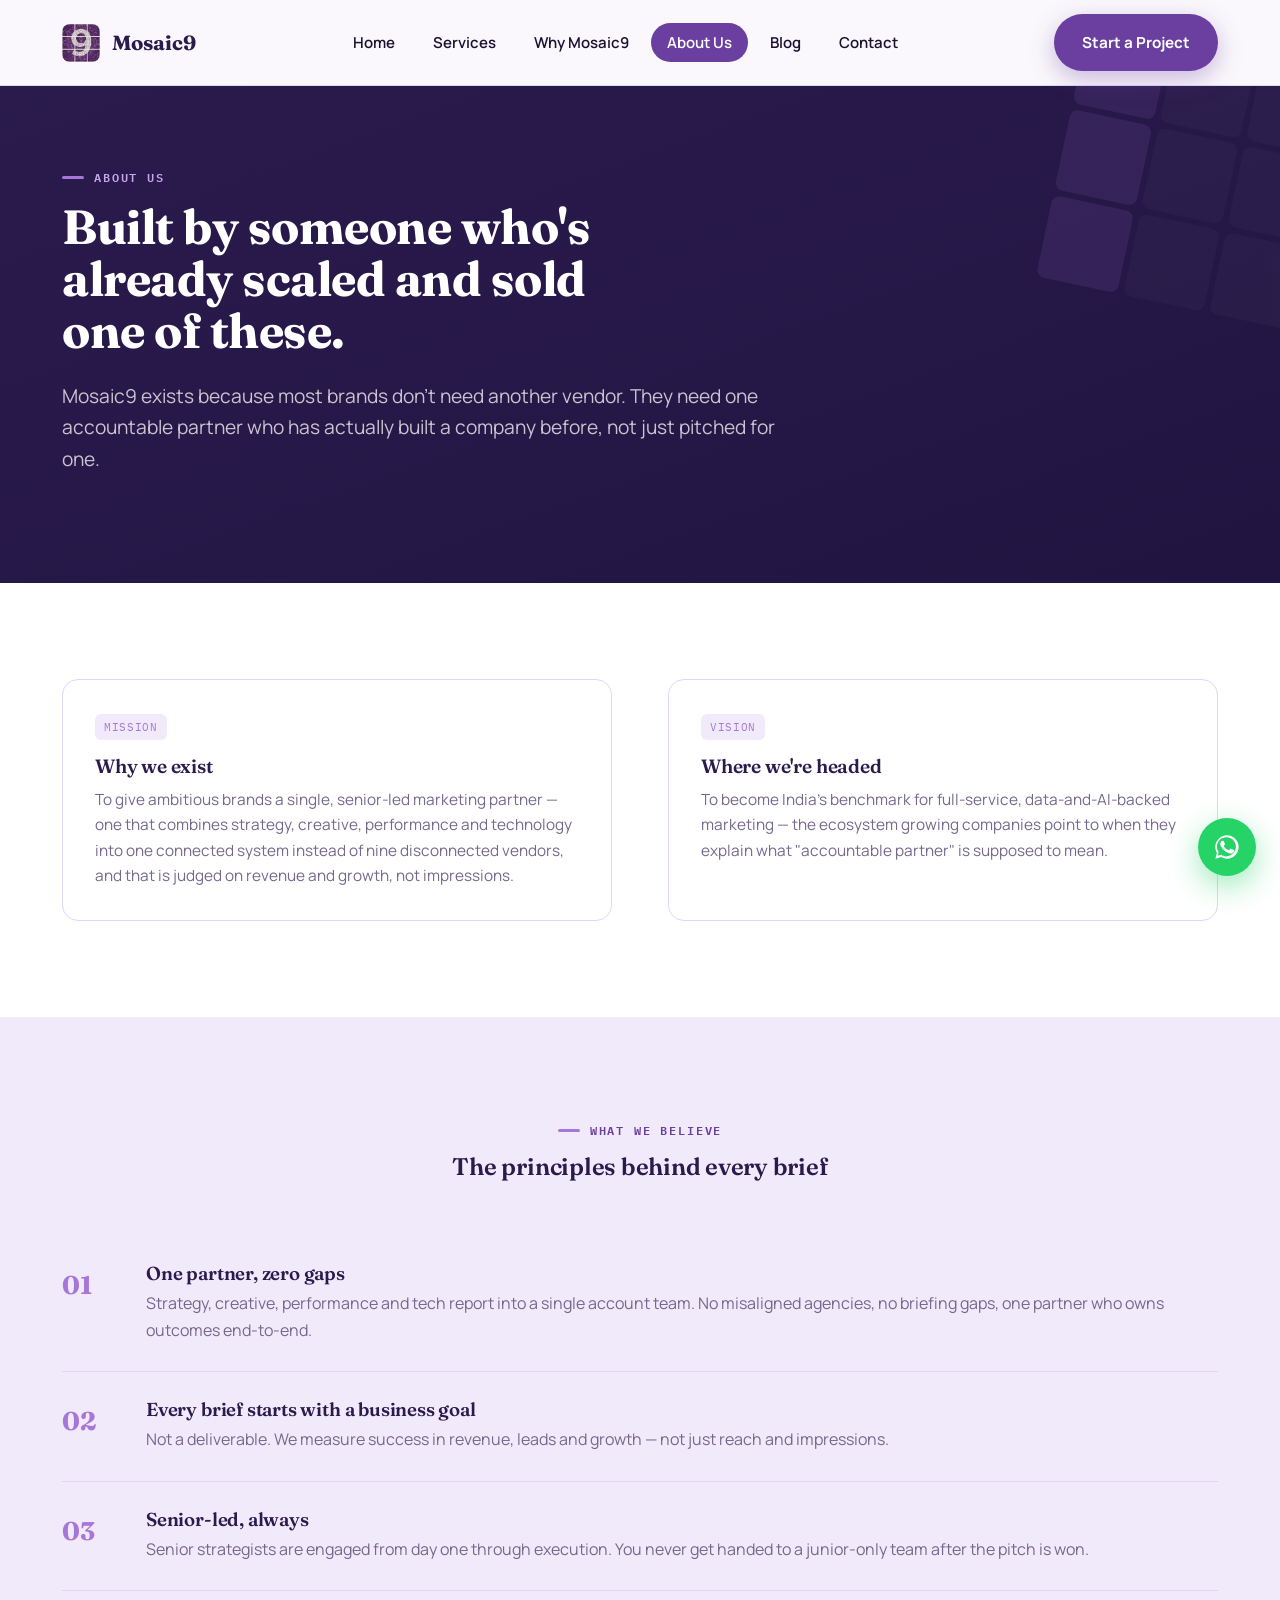
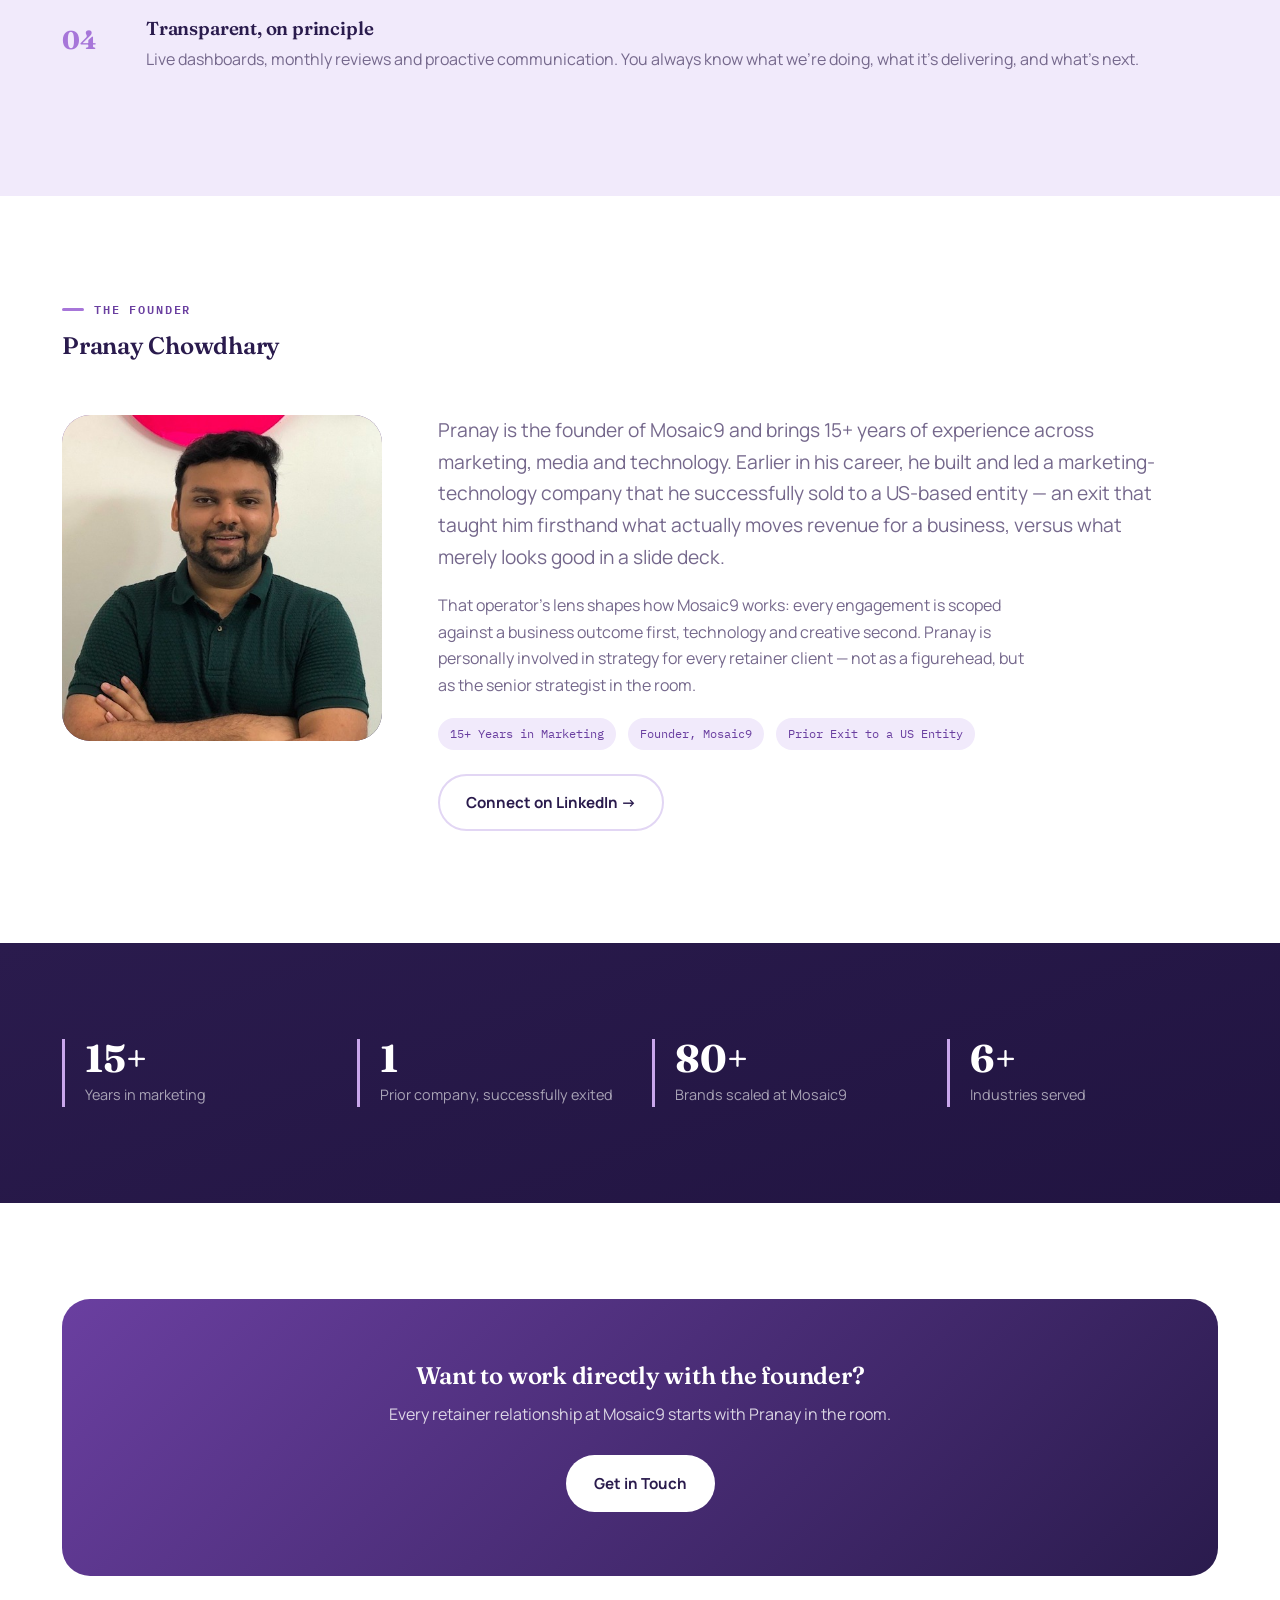
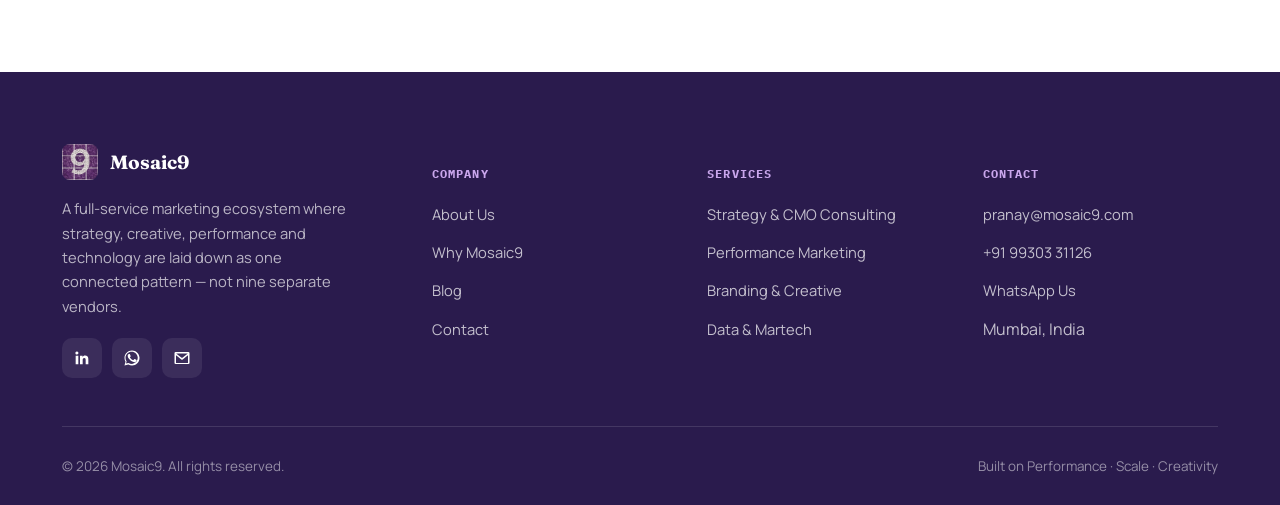
<file: about.html>
<!DOCTYPE html>
<html lang="en">
<head>
<meta charset="UTF-8">
<meta name="viewport" content="width=device-width, initial-scale=1.0">
<title>About Us | Mosaic9 &mdash; Founder-Led Marketing Ecosystem</title>
<meta name="description" content="Meet Mosaic9: a founder-led, full-service marketing ecosystem in Mumbai. Learn our mission, vision, and the story of founder Pranay Chowdhary, 15+ years in marketing.">
<link rel="canonical" href="https://mosaic9.com/about.html">
<meta name="robots" content="index, follow">
<meta name="theme-color" content="#2A1B4D">

<meta property="og:type" content="website">
<meta property="og:title" content="About Us | Mosaic9 &mdash; Founder-Led Marketing Ecosystem">
<meta property="og:description" content="Meet Mosaic9: a founder-led, full-service marketing ecosystem in Mumbai. Learn our mission, vision, and the story of founder Pranay Chowdhary, 15+ years in marketing.">
<meta property="og:url" content="https://mosaic9.com/about.html">
<meta property="og:image" content="https://mosaic9.com/favicon-512.png">
<meta property="og:site_name" content="Mosaic9">
<meta name="twitter:card" content="summary_large_image">
<meta name="twitter:title" content="About Us | Mosaic9 &mdash; Founder-Led Marketing Ecosystem">
<meta name="twitter:description" content="Meet Mosaic9: a founder-led, full-service marketing ecosystem in Mumbai. Learn our mission, vision, and the story of founder Pranay Chowdhary, 15+ years in marketing.">
<meta name="twitter:image" content="https://mosaic9.com/favicon-512.png">

<link rel="icon" type="image/png" sizes="32x32" href="favicon-32.png">
<link rel="icon" type="image/png" sizes="16x16" href="favicon-16.png">
<link rel="apple-touch-icon" href="favicon-180.png">
<link rel="stylesheet" href="style.css">
</head>
<body>
<header class="site-header">
  <nav class="nav">
    <a class="brand" href="index.html">
      <img src="logo.png" alt="Mosaic9 logo">
      Mosaic9
    </a>
    <ul class="nav-links">
        <li><a href="index.html">Home</a></li>
        <li><a href="services.html">Services</a></li>
        <li><a href="why-mosaic9.html">Why Mosaic9</a></li>
        <li><a class="active" href="about.html">About Us</a></li>
        <li><a href="blog.html">Blog</a></li>
        <li><a href="contact.html">Contact</a></li>
    </ul>
    <div class="nav-cta">
      <a class="btn btn-primary" href="contact.html">Start a Project</a>
      <button class="nav-toggle" aria-label="Toggle menu" aria-expanded="false"><span></span></button>
    </div>
  </nav>
</header>

<section class="page-hero">
  <div class="tile-corner" aria-hidden="true"><div></div><div></div><div></div><div></div><div></div><div></div><div></div><div></div><div></div></div>
  <div class="container">
    <p class="eyebrow on-dark">About Us</p>
    <h1>Built by someone who's already scaled and sold one of these.</h1>
    <p class="lede">Mosaic9 exists because most brands don't need another vendor. They need one accountable partner who has actually built a company before, not just pitched for one.</p>
  </div>
</section>

<section class="bg-paper">
  <div class="container">
    <div class="grid grid-2" style="gap:56px;">
      <div class="card">
        <div class="tile-tag">MISSION</div>
        <h3>Why we exist</h3>
        <p>To give ambitious brands a single, senior-led marketing partner &mdash; one that combines strategy, creative, performance and technology into one connected system instead of nine disconnected vendors, and that is judged on revenue and growth, not impressions.</p>
      </div>
      <div class="card">
        <div class="tile-tag">VISION</div>
        <h3>Where we're headed</h3>
        <p>To become India's benchmark for full-service, data-and-AI-backed marketing &mdash; the ecosystem growing companies point to when they explain what "accountable partner" is supposed to mean.</p>
      </div>
    </div>
  </div>
</section>

<section class="bg-mist">
  <div class="container">
    <div class="section-head center">
      <p class="eyebrow" style="justify-content:center;">What we believe</p>
      <h2>The principles behind every brief</h2>
    </div>
    <div>
      <div class="value-row">
        <div class="mark">01</div>
        <div>
          <h3 style="margin-bottom:6px;">One partner, zero gaps</h3>
          <p style="color:var(--muted); margin:0;">Strategy, creative, performance and tech report into a single account team. No misaligned agencies, no briefing gaps, one partner who owns outcomes end-to-end.</p>
        </div>
      </div>
      <div class="value-row">
        <div class="mark">02</div>
        <div>
          <h3 style="margin-bottom:6px;">Every brief starts with a business goal</h3>
          <p style="color:var(--muted); margin:0;">Not a deliverable. We measure success in revenue, leads and growth &mdash; not just reach and impressions.</p>
        </div>
      </div>
      <div class="value-row">
        <div class="mark">03</div>
        <div>
          <h3 style="margin-bottom:6px;">Senior-led, always</h3>
          <p style="color:var(--muted); margin:0;">Senior strategists are engaged from day one through execution. You never get handed to a junior-only team after the pitch is won.</p>
        </div>
      </div>
      <div class="value-row">
        <div class="mark">04</div>
        <div>
          <h3 style="margin-bottom:6px;">Transparent, on principle</h3>
          <p style="color:var(--muted); margin:0;">Live dashboards, monthly reviews and proactive communication. You always know what we're doing, what it's delivering, and what's next.</p>
        </div>
      </div>
    </div>
  </div>
</section>

<section class="bg-paper">
  <div class="container">
    <div class="section-head">
      <p class="eyebrow">The founder</p>
      <h2>Pranay Chowdhary</h2>
    </div>
    <div class="founder">
      <div class="founder-photo">
        <img src="founder-pranay.jpg" alt="Pranay Chowdhary, Founder of Mosaic9">
      </div>
      <div>
        <p class="lede" style="max-width:60ch;">Pranay is the founder of Mosaic9 and brings 15+ years of experience across marketing, media and technology. Earlier in his career, he built and led a marketing-technology company that he successfully sold to a US-based entity &mdash; an exit that taught him firsthand what actually moves revenue for a business, versus what merely looks good in a slide deck.</p>
        <p style="max-width:60ch; color:var(--muted);">That operator's lens shapes how Mosaic9 works: every engagement is scoped against a business outcome first, technology and creative second. Pranay is personally involved in strategy for every retainer client &mdash; not as a figurehead, but as the senior strategist in the room.</p>
        <div class="founder-cred">
          <span>15+ Years in Marketing</span>
          <span>Founder, Mosaic9</span>
          <span>Prior Exit to a US Entity</span>
        </div>
        <p style="margin-top:24px;">
          <a class="btn btn-ghost" href="https://www.linkedin.com/in/pranaychowdhary" target="_blank" rel="noopener">Connect on LinkedIn &rarr;</a>
        </p>
      </div>
    </div>
  </div>
</section>

<section class="bg-deep">
  <div class="container">
    <div class="grid grid-4">
      <div class="stat"><div class="num">15+</div><div class="label">Years in marketing</div></div>
      <div class="stat"><div class="num">1</div><div class="label">Prior company, successfully exited</div></div>
      <div class="stat"><div class="num">80+</div><div class="label">Brands scaled at Mosaic9</div></div>
      <div class="stat"><div class="num">6+</div><div class="label">Industries served</div></div>
    </div>
  </div>
</section>

<section class="bg-paper">
  <div class="container">
    <div class="cta-band">
      <h2>Want to work directly with the founder?</h2>
      <p>Every retainer relationship at Mosaic9 starts with Pranay in the room.</p>
      <div class="cta-actions">
        <a class="btn btn-on-dark" href="contact.html">Get in Touch</a>
      </div>
    </div>
  </div>
</section>
<footer class="site-footer">
  <div class="container">
    <div class="footer-grid">
      <div>
        <div class="footer-brand">
          <img src="logo.png" alt="Mosaic9 logo">
          <span>Mosaic9</span>
        </div>
        <p style="max-width:32ch; font-size:0.92rem;">A full-service marketing ecosystem where strategy, creative, performance and technology are laid down as one connected pattern &mdash; not nine separate vendors.</p>
        <div class="social-row" style="margin-top:20px;">
          <a href="https://www.linkedin.com/company/mosaic9-mediatech" target="_blank" rel="noopener" aria-label="LinkedIn"><svg viewBox="0 0 24 24"><path d="M20.45 20.45h-3.56v-5.57c0-1.33-.02-3.04-1.85-3.04-1.86 0-2.14 1.45-2.14 2.94v5.67H9.34V9h3.42v1.56h.05c.48-.9 1.64-1.85 3.38-1.85 3.6 0 4.27 2.37 4.27 5.46v6.28zM5.34 7.43a2.07 2.07 0 1 1 0-4.13 2.07 2.07 0 0 1 0 4.13zM7.12 20.45H3.56V9h3.56v11.45z"/></svg></a>
          <a href="https://wa.me/919930331126" target="_blank" rel="noopener" aria-label="WhatsApp"><svg viewBox="0 0 24 24"><path d="M17.47 14.38c-.29-.15-1.73-.85-2-.95-.27-.1-.46-.15-.66.15-.2.29-.75.94-.92 1.14-.17.19-.34.22-.63.07-.29-.15-1.22-.45-2.32-1.43-.86-.76-1.44-1.71-1.6-2-.17-.29-.02-.45.13-.6.13-.13.29-.34.44-.51.15-.17.19-.29.29-.48.1-.2.05-.36-.02-.51-.07-.15-.66-1.59-.9-2.18-.24-.57-.48-.5-.66-.51h-.56c-.2 0-.51.07-.78.36-.27.29-1.02 1-1.02 2.44s1.05 2.83 1.19 3.03c.15.19 2.06 3.15 5 4.42.7.3 1.24.48 1.67.61.7.22 1.34.19 1.84.12.56-.08 1.73-.71 1.97-1.39.24-.68.24-1.27.17-1.39-.07-.12-.27-.19-.56-.34z"/><path d="M12.02 2C6.5 2 2 6.48 2 12c0 1.85.5 3.58 1.36 5.07L2 22l5.06-1.33A9.94 9.94 0 0 0 12.02 22C17.52 22 22 17.52 22 12S17.52 2 12.02 2zm0 18.11c-1.7 0-3.29-.47-4.65-1.28l-.33-.2-3 .79.8-2.92-.22-.34a8.11 8.11 0 0 1-1.25-4.36c0-4.48 3.65-8.11 8.13-8.11 4.48 0 8.13 3.63 8.13 8.11 0 4.48-3.65 8.11-8.13 8.11z"/></svg></a>
          <a href="mailto:pranay@mosaic9.com" aria-label="Email"><svg viewBox="0 0 24 24"><path d="M2 5.5A1.5 1.5 0 0 1 3.5 4h17A1.5 1.5 0 0 1 22 5.5v13a1.5 1.5 0 0 1-1.5 1.5h-17A1.5 1.5 0 0 1 2 18.5v-13zm2.2.5 7.8 6.1L19.8 6H4.2zM20 8.3l-7.5 5.9a1 1 0 0 1-1 0L4 8.3v10.2h16V8.3z"/></svg></a>
        </div>
      </div>
      <div class="footer-col">
        <h5>Company</h5>
        <ul>
          <li><a href="about.html">About Us</a></li>
          <li><a href="why-mosaic9.html">Why Mosaic9</a></li>
          <li><a href="blog.html">Blog</a></li>
          <li><a href="contact.html">Contact</a></li>
        </ul>
      </div>
      <div class="footer-col">
        <h5>Services</h5>
        <ul>
          <li><a href="services.html#consulting">Strategy &amp; CMO Consulting</a></li>
          <li><a href="services.html#performance">Performance Marketing</a></li>
          <li><a href="services.html#brand">Branding &amp; Creative</a></li>
          <li><a href="services.html#data-martech">Data &amp; Martech</a></li>
        </ul>
      </div>
      <div class="footer-col">
        <h5>Contact</h5>
        <ul>
          <li><a href="mailto:pranay@mosaic9.com">pranay@mosaic9.com</a></li>
          <li><a href="tel:+919930331126">+91 99303 31126</a></li>
          <li><a href="https://wa.me/919930331126" target="_blank" rel="noopener">WhatsApp Us</a></li>
          <li>Mumbai, India</li>
        </ul>
      </div>
    </div>
    <div class="footer-bottom">
      <p>&copy; <span id="year"></span> Mosaic9. All rights reserved.</p>
      <p>Built on Performance &middot; Scale &middot; Creativity</p>
    </div>
  </div>
</footer>

<a class="wa-float" href="https://wa.me/919930331126" target="_blank" rel="noopener" aria-label="Chat on WhatsApp"><svg viewBox="0 0 24 24"><path d="M17.47 14.38c-.29-.15-1.73-.85-2-.95-.27-.1-.46-.15-.66.15-.2.29-.75.94-.92 1.14-.17.19-.34.22-.63.07-.29-.15-1.22-.45-2.32-1.43-.86-.76-1.44-1.71-1.6-2-.17-.29-.02-.45.13-.6.13-.13.29-.34.44-.51.15-.17.19-.29.29-.48.1-.2.05-.36-.02-.51-.07-.15-.66-1.59-.9-2.18-.24-.57-.48-.5-.66-.51h-.56c-.2 0-.51.07-.78.36-.27.29-1.02 1-1.02 2.44s1.05 2.83 1.19 3.03c.15.19 2.06 3.15 5 4.42.7.3 1.24.48 1.67.61.7.22 1.34.19 1.84.12.56-.08 1.73-.71 1.97-1.39.24-.68.24-1.27.17-1.39-.07-.12-.27-.19-.56-.34z"/><path d="M12.02 2C6.5 2 2 6.48 2 12c0 1.85.5 3.58 1.36 5.07L2 22l5.06-1.33A9.94 9.94 0 0 0 12.02 22C17.52 22 22 17.52 22 12S17.52 2 12.02 2zm0 18.11c-1.7 0-3.29-.47-4.65-1.28l-.33-.2-3 .79.8-2.92-.22-.34a8.11 8.11 0 0 1-1.25-4.36c0-4.48 3.65-8.11 8.13-8.11 4.48 0 8.13 3.63 8.13 8.11 0 4.48-3.65 8.11-8.13 8.11z"/></svg></a>

<script>document.getElementById('year').textContent = new Date().getFullYear();</script>
<script src="main.js"></script>
</body>
</html>
</file>
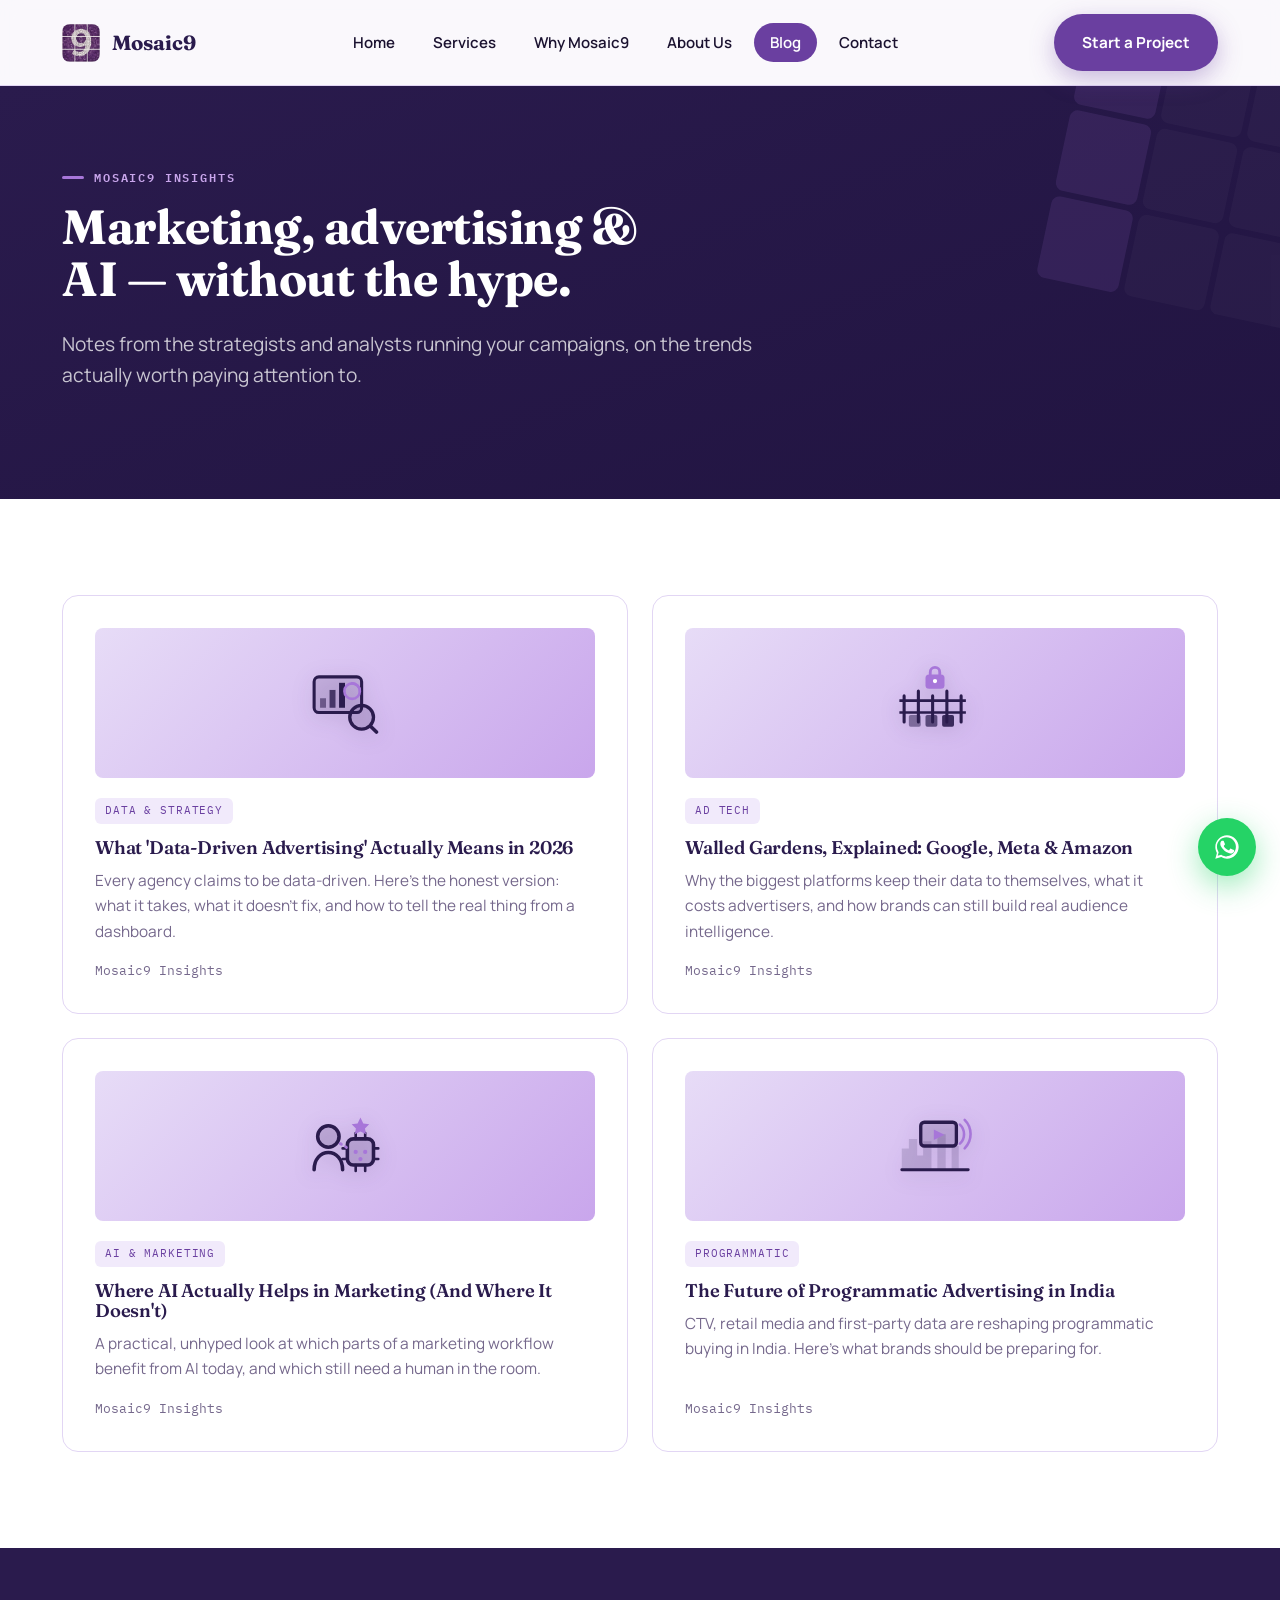
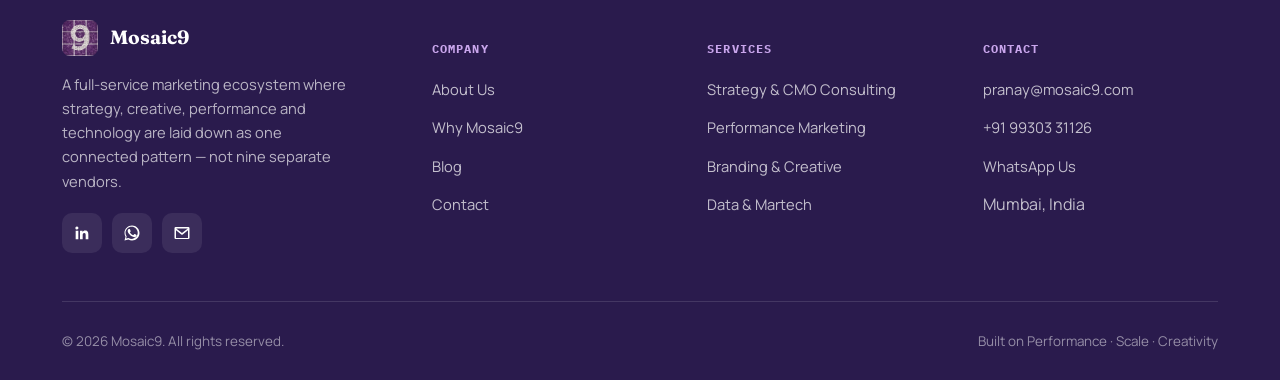
<file: blog.html>
<!DOCTYPE html>
<html lang="en">
<head>
<meta charset="UTF-8">
<meta name="viewport" content="width=device-width, initial-scale=1.0">
<title>Blog | Mosaic9 Insights on Marketing, Data & AI</title>
<meta name="description" content="Mosaic9 Insights: practical, unhyped articles on data-driven advertising, walled gardens, AI in marketing, and the future of programmatic in India.">
<link rel="canonical" href="https://mosaic9.com/blog.html">
<meta name="robots" content="index, follow">
<meta name="theme-color" content="#2A1B4D">

<meta property="og:type" content="website">
<meta property="og:title" content="Blog | Mosaic9 Insights on Marketing, Data & AI">
<meta property="og:description" content="Mosaic9 Insights: practical, unhyped articles on data-driven advertising, walled gardens, AI in marketing, and the future of programmatic in India.">
<meta property="og:url" content="https://mosaic9.com/blog.html">
<meta property="og:image" content="https://mosaic9.com/favicon-512.png">
<meta property="og:site_name" content="Mosaic9">
<meta name="twitter:card" content="summary_large_image">
<meta name="twitter:title" content="Blog | Mosaic9 Insights on Marketing, Data & AI">
<meta name="twitter:description" content="Mosaic9 Insights: practical, unhyped articles on data-driven advertising, walled gardens, AI in marketing, and the future of programmatic in India.">
<meta name="twitter:image" content="https://mosaic9.com/favicon-512.png">

<link rel="icon" type="image/png" sizes="32x32" href="favicon-32.png">
<link rel="icon" type="image/png" sizes="16x16" href="favicon-16.png">
<link rel="apple-touch-icon" href="favicon-180.png">
<link rel="stylesheet" href="style.css">
</head>
<body>
<header class="site-header">
  <nav class="nav">
    <a class="brand" href="index.html">
      <img src="logo.png" alt="Mosaic9 logo">
      Mosaic9
    </a>
    <ul class="nav-links">
        <li><a href="index.html">Home</a></li>
        <li><a href="services.html">Services</a></li>
        <li><a href="why-mosaic9.html">Why Mosaic9</a></li>
        <li><a href="about.html">About Us</a></li>
        <li><a class="active" href="blog.html">Blog</a></li>
        <li><a href="contact.html">Contact</a></li>
    </ul>
    <div class="nav-cta">
      <a class="btn btn-primary" href="contact.html">Start a Project</a>
      <button class="nav-toggle" aria-label="Toggle menu" aria-expanded="false"><span></span></button>
    </div>
  </nav>
</header>

<section class="page-hero">
  <div class="tile-corner" aria-hidden="true"><div></div><div></div><div></div><div></div><div></div><div></div><div></div><div></div><div></div></div>
  <div class="container">
    <p class="eyebrow on-dark">Mosaic9 Insights</p>
    <h1>Marketing, advertising & AI &mdash; without the hype.</h1>
    <p class="lede">Notes from the strategists and analysts running your campaigns, on the trends actually worth paying attention to.</p>
  </div>
</section>

<section class="bg-paper">
  <div class="container">
    <div class="grid grid-2">
      <a class="card blog-card" href="data-driven-advertising.html" style="text-decoration:none;">
        <div class="blog-cover" aria-hidden="true"><svg viewBox="0 0 64 64" fill="none"><rect x="6" y="10" width="40" height="30" rx="4" fill="currentColor" opacity="0.12"/><rect x="6" y="10" width="40" height="30" rx="4" stroke="currentColor" stroke-width="2.6"/><rect x="11" y="28" width="5" height="8" fill="currentColor" opacity="0.55"/><rect x="19" y="21" width="5" height="15" fill="currentColor" opacity="0.8"/><rect x="27" y="15" width="5" height="21" fill="currentColor"/><circle cx="38" cy="22" r="6.5" fill="none" stroke="var(--accent)" stroke-width="2.2"/><path d="M38 15.5A6.5 6.5 0 0 1 44.5 22" stroke="var(--accent)" stroke-width="2.2" stroke-linecap="round"/><circle cx="46" cy="44" r="10" fill="currentColor" opacity="0.14"/><circle cx="46" cy="44" r="10" stroke="currentColor" stroke-width="2.8"/><path d="m53.5 51.5 5 5" stroke="currentColor" stroke-width="3" stroke-linecap="round"/></svg></div>
        <span class="tag">Data & Strategy</span>
        <h3>What 'Data-Driven Advertising' Actually Means in 2026</h3>
        <p>Every agency claims to be data-driven. Here's the honest version: what it takes, what it doesn't fix, and how to tell the real thing from a dashboard.</p>
        <div class="blog-meta">Mosaic9 Insights</div>
      </a>
      <a class="card blog-card" href="walled-gardens-explained.html" style="text-decoration:none;">
        <div class="blog-cover" aria-hidden="true"><svg viewBox="0 0 64 64" fill="none"><path d="M6 26v22M18 22v26M30 26v22M42 22v26M54 26v22" stroke="currentColor" stroke-width="2.6" stroke-linecap="round"/><path d="M2 30h56M2 40h56" stroke="currentColor" stroke-width="2.2"/><rect x="10" y="42" width="10" height="10" rx="1.5" fill="currentColor" opacity="0.5"/><rect x="24" y="42" width="10" height="10" rx="1.5" fill="currentColor" opacity="0.7"/><rect x="38" y="42" width="10" height="10" rx="1.5" fill="currentColor" opacity="0.9"/><rect x="24" y="8" width="16" height="12" rx="3" fill="var(--accent)"/><path d="M28 8v-2a4 4 0 0 1 8 0v2" stroke="var(--accent)" stroke-width="2.4" fill="none" stroke-linecap="round"/><circle cx="32" cy="13.5" r="1.8" fill="#fff"/></svg></div>
        <span class="tag">Ad Tech</span>
        <h3>Walled Gardens, Explained: Google, Meta & Amazon</h3>
        <p>Why the biggest platforms keep their data to themselves, what it costs advertisers, and how brands can still build real audience intelligence.</p>
        <div class="blog-meta">Mosaic9 Insights</div>
      </a>
      <a class="card blog-card" href="ai-in-marketing.html" style="text-decoration:none;">
        <div class="blog-cover" aria-hidden="true"><svg viewBox="0 0 64 64" fill="none"><path d="M6 52c0-9 5.5-14.5 12-14.5S30 43 30 52" stroke="currentColor" stroke-width="3" stroke-linecap="round"/><circle cx="18" cy="24" r="9" fill="currentColor" opacity="0.15"/><circle cx="18" cy="24" r="9" stroke="currentColor" stroke-width="3"/><rect x="34" y="26" width="22" height="22" rx="5" fill="currentColor" opacity="0.14"/><rect x="34" y="26" width="22" height="22" rx="5" stroke="currentColor" stroke-width="3"/><path d="M41 26v-5m8 5v-5m-8 27v5m8-5v5M34 34h-4m4 9h-4m26-9h4m-4 9h4" stroke="currentColor" stroke-width="2.2" stroke-linecap="round"/><circle cx="41" cy="37" r="1.8" fill="var(--accent)"/><circle cx="49" cy="37" r="1.8" fill="var(--accent)"/><circle cx="45" cy="43" r="1.8" fill="var(--accent)"/><path d="M28 30q4 2 6 4" stroke="var(--accent)" stroke-width="2.4" stroke-linecap="round" stroke-dasharray="1 4"/><path d="M45 8l2.4 5 5 .7-3.6 3.5.9 5-4.7-2.5-4.7 2.5.9-5-3.6-3.5 5-.7z" fill="var(--accent)"/></svg></div>
        <span class="tag">AI & Marketing</span>
        <h3>Where AI Actually Helps in Marketing (And Where It Doesn't)</h3>
        <p>A practical, unhyped look at which parts of a marketing workflow benefit from AI today, and which still need a human in the room.</p>
        <div class="blog-meta">Mosaic9 Insights</div>
      </a>
      <a class="card blog-card" href="future-of-programmatic-india.html" style="text-decoration:none;">
        <div class="blog-cover" aria-hidden="true"><svg viewBox="0 0 64 64" fill="none"><path d="M4 52V34h6v-8h7v14h5V28h7v24h5V22h7v30h5V32h6v20z" fill="currentColor" opacity="0.16"/><path d="M4 52h56" stroke="currentColor" stroke-width="2.4" stroke-linecap="round"/><rect x="20" y="12" width="30" height="20" rx="3" fill="currentColor" opacity="0.14"/><rect x="20" y="12" width="30" height="20" rx="3" stroke="currentColor" stroke-width="2.8"/><path d="m31 18 9 4.5-9 4.5z" fill="var(--accent)"/><path d="M53 14a11 11 0 0 1 0 16M57 10a17 17 0 0 1 0 24" stroke="var(--accent)" stroke-width="2.2" stroke-linecap="round" fill="none"/></svg></div>
        <span class="tag">Programmatic</span>
        <h3>The Future of Programmatic Advertising in India</h3>
        <p>CTV, retail media and first-party data are reshaping programmatic buying in India. Here's what brands should be preparing for.</p>
        <div class="blog-meta">Mosaic9 Insights</div>
      </a>
    </div>
  </div>
</section>
<footer class="site-footer">
  <div class="container">
    <div class="footer-grid">
      <div>
        <div class="footer-brand">
          <img src="logo.png" alt="Mosaic9 logo">
          <span>Mosaic9</span>
        </div>
        <p style="max-width:32ch; font-size:0.92rem;">A full-service marketing ecosystem where strategy, creative, performance and technology are laid down as one connected pattern &mdash; not nine separate vendors.</p>
        <div class="social-row" style="margin-top:20px;">
          <a href="https://www.linkedin.com/company/mosaic9-mediatech" target="_blank" rel="noopener" aria-label="LinkedIn"><svg viewBox="0 0 24 24"><path d="M20.45 20.45h-3.56v-5.57c0-1.33-.02-3.04-1.85-3.04-1.86 0-2.14 1.45-2.14 2.94v5.67H9.34V9h3.42v1.56h.05c.48-.9 1.64-1.85 3.38-1.85 3.6 0 4.27 2.37 4.27 5.46v6.28zM5.34 7.43a2.07 2.07 0 1 1 0-4.13 2.07 2.07 0 0 1 0 4.13zM7.12 20.45H3.56V9h3.56v11.45z"/></svg></a>
          <a href="https://wa.me/919930331126" target="_blank" rel="noopener" aria-label="WhatsApp"><svg viewBox="0 0 24 24"><path d="M17.47 14.38c-.29-.15-1.73-.85-2-.95-.27-.1-.46-.15-.66.15-.2.29-.75.94-.92 1.14-.17.19-.34.22-.63.07-.29-.15-1.22-.45-2.32-1.43-.86-.76-1.44-1.71-1.6-2-.17-.29-.02-.45.13-.6.13-.13.29-.34.44-.51.15-.17.19-.29.29-.48.1-.2.05-.36-.02-.51-.07-.15-.66-1.59-.9-2.18-.24-.57-.48-.5-.66-.51h-.56c-.2 0-.51.07-.78.36-.27.29-1.02 1-1.02 2.44s1.05 2.83 1.19 3.03c.15.19 2.06 3.15 5 4.42.7.3 1.24.48 1.67.61.7.22 1.34.19 1.84.12.56-.08 1.73-.71 1.97-1.39.24-.68.24-1.27.17-1.39-.07-.12-.27-.19-.56-.34z"/><path d="M12.02 2C6.5 2 2 6.48 2 12c0 1.85.5 3.58 1.36 5.07L2 22l5.06-1.33A9.94 9.94 0 0 0 12.02 22C17.52 22 22 17.52 22 12S17.52 2 12.02 2zm0 18.11c-1.7 0-3.29-.47-4.65-1.28l-.33-.2-3 .79.8-2.92-.22-.34a8.11 8.11 0 0 1-1.25-4.36c0-4.48 3.65-8.11 8.13-8.11 4.48 0 8.13 3.63 8.13 8.11 0 4.48-3.65 8.11-8.13 8.11z"/></svg></a>
          <a href="mailto:pranay@mosaic9.com" aria-label="Email"><svg viewBox="0 0 24 24"><path d="M2 5.5A1.5 1.5 0 0 1 3.5 4h17A1.5 1.5 0 0 1 22 5.5v13a1.5 1.5 0 0 1-1.5 1.5h-17A1.5 1.5 0 0 1 2 18.5v-13zm2.2.5 7.8 6.1L19.8 6H4.2zM20 8.3l-7.5 5.9a1 1 0 0 1-1 0L4 8.3v10.2h16V8.3z"/></svg></a>
        </div>
      </div>
      <div class="footer-col">
        <h5>Company</h5>
        <ul>
          <li><a href="about.html">About Us</a></li>
          <li><a href="why-mosaic9.html">Why Mosaic9</a></li>
          <li><a href="blog.html">Blog</a></li>
          <li><a href="contact.html">Contact</a></li>
        </ul>
      </div>
      <div class="footer-col">
        <h5>Services</h5>
        <ul>
          <li><a href="services.html#consulting">Strategy &amp; CMO Consulting</a></li>
          <li><a href="services.html#performance">Performance Marketing</a></li>
          <li><a href="services.html#brand">Branding &amp; Creative</a></li>
          <li><a href="services.html#data-martech">Data &amp; Martech</a></li>
        </ul>
      </div>
      <div class="footer-col">
        <h5>Contact</h5>
        <ul>
          <li><a href="mailto:pranay@mosaic9.com">pranay@mosaic9.com</a></li>
          <li><a href="tel:+919930331126">+91 99303 31126</a></li>
          <li><a href="https://wa.me/919930331126" target="_blank" rel="noopener">WhatsApp Us</a></li>
          <li>Mumbai, India</li>
        </ul>
      </div>
    </div>
    <div class="footer-bottom">
      <p>&copy; <span id="year"></span> Mosaic9. All rights reserved.</p>
      <p>Built on Performance &middot; Scale &middot; Creativity</p>
    </div>
  </div>
</footer>

<a class="wa-float" href="https://wa.me/919930331126" target="_blank" rel="noopener" aria-label="Chat on WhatsApp"><svg viewBox="0 0 24 24"><path d="M17.47 14.38c-.29-.15-1.73-.85-2-.95-.27-.1-.46-.15-.66.15-.2.29-.75.94-.92 1.14-.17.19-.34.22-.63.07-.29-.15-1.22-.45-2.32-1.43-.86-.76-1.44-1.71-1.6-2-.17-.29-.02-.45.13-.6.13-.13.29-.34.44-.51.15-.17.19-.29.29-.48.1-.2.05-.36-.02-.51-.07-.15-.66-1.59-.9-2.18-.24-.57-.48-.5-.66-.51h-.56c-.2 0-.51.07-.78.36-.27.29-1.02 1-1.02 2.44s1.05 2.83 1.19 3.03c.15.19 2.06 3.15 5 4.42.7.3 1.24.48 1.67.61.7.22 1.34.19 1.84.12.56-.08 1.73-.71 1.97-1.39.24-.68.24-1.27.17-1.39-.07-.12-.27-.19-.56-.34z"/><path d="M12.02 2C6.5 2 2 6.48 2 12c0 1.85.5 3.58 1.36 5.07L2 22l5.06-1.33A9.94 9.94 0 0 0 12.02 22C17.52 22 22 17.52 22 12S17.52 2 12.02 2zm0 18.11c-1.7 0-3.29-.47-4.65-1.28l-.33-.2-3 .79.8-2.92-.22-.34a8.11 8.11 0 0 1-1.25-4.36c0-4.48 3.65-8.11 8.13-8.11 4.48 0 8.13 3.63 8.13 8.11 0 4.48-3.65 8.11-8.13 8.11z"/></svg></a>

<script>document.getElementById('year').textContent = new Date().getFullYear();</script>
<script src="main.js"></script>
</body>
</html>
</file>
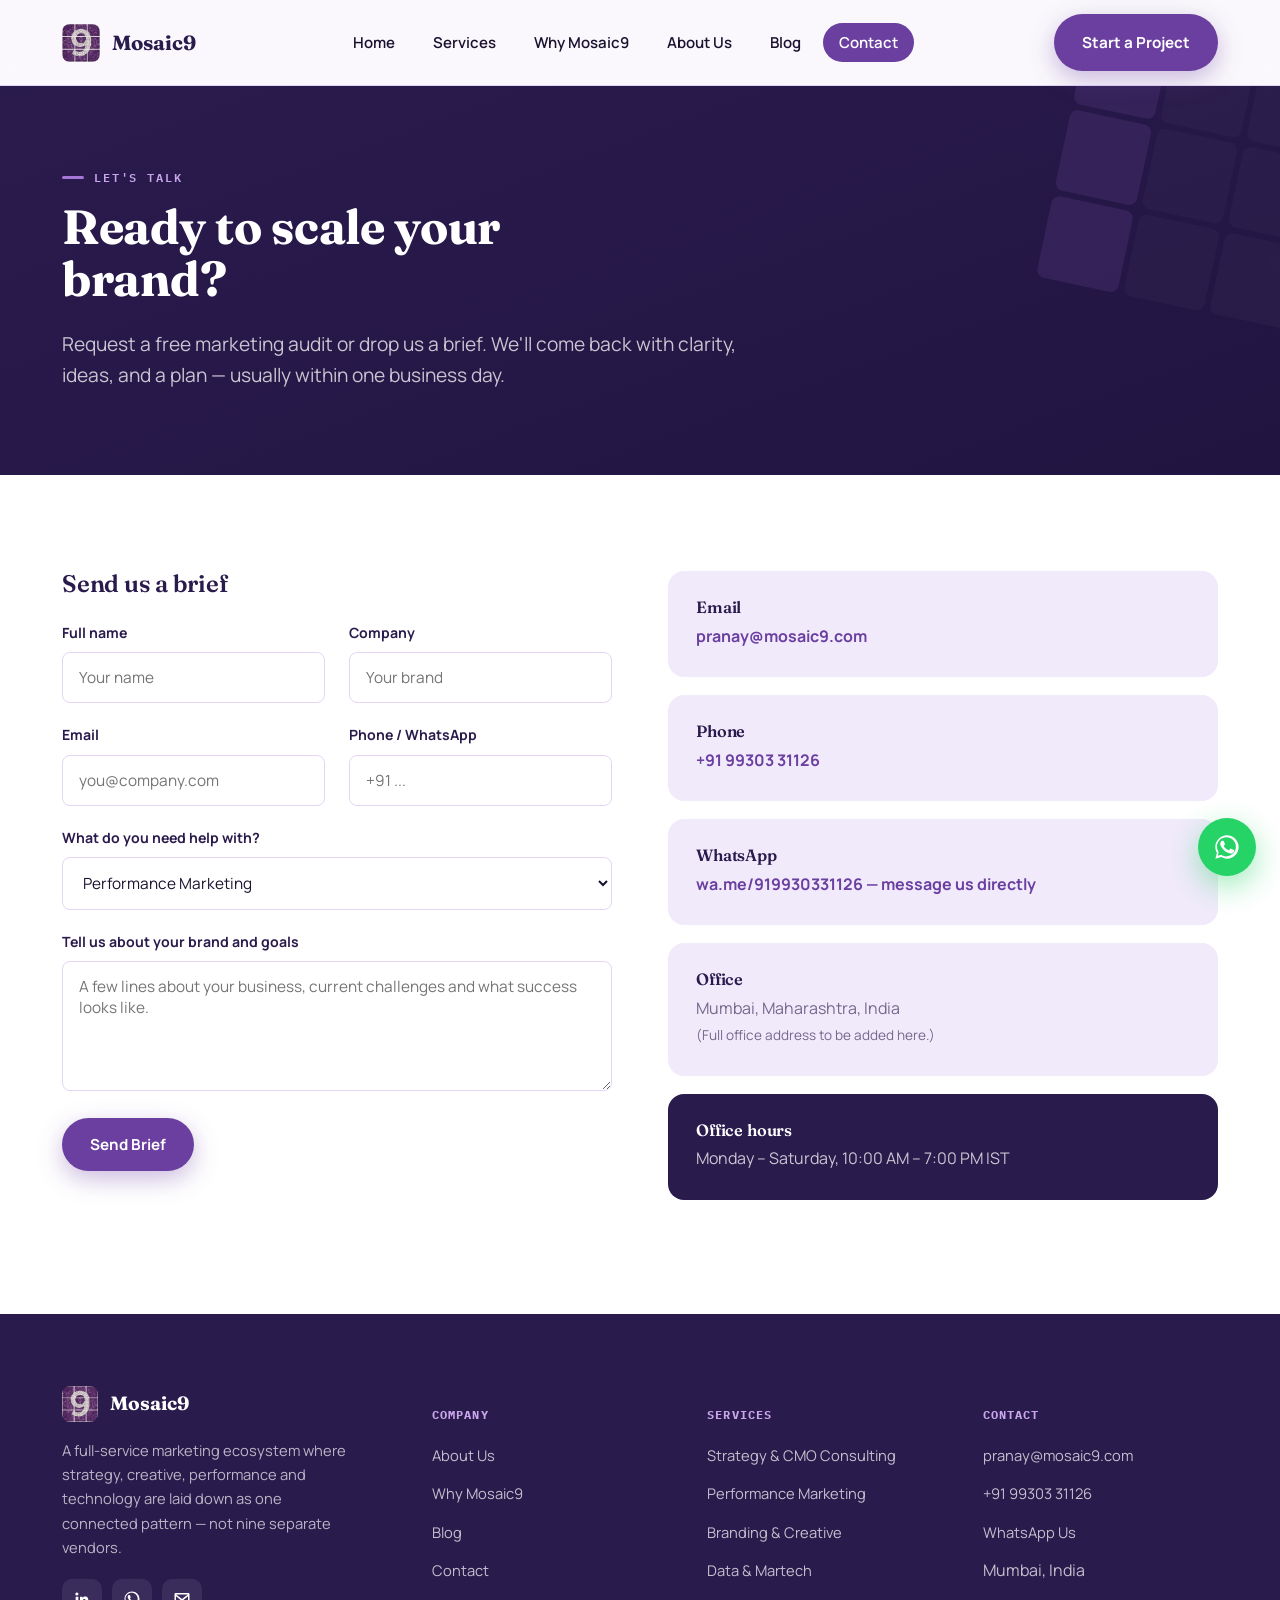
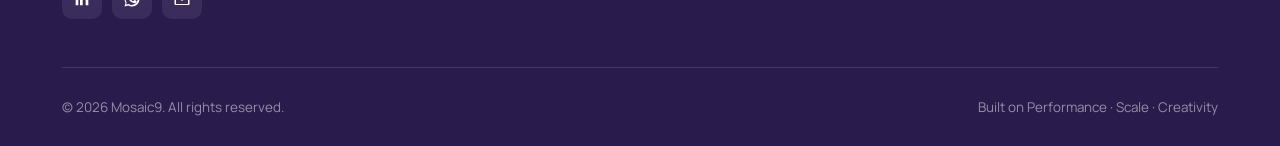
<file: contact.html>
<!DOCTYPE html>
<html lang="en">
<head>
<meta charset="UTF-8">
<meta name="viewport" content="width=device-width, initial-scale=1.0">
<title>Contact Us | Mosaic9 &mdash; Mumbai Marketing Ecosystem</title>
<meta name="description" content="Get in touch with Mosaic9 for a free marketing audit. Based in Mumbai, India. Email, call or WhatsApp us to start your brief.">
<link rel="canonical" href="https://mosaic9.com/contact.html">
<meta name="robots" content="index, follow">
<meta name="theme-color" content="#2A1B4D">

<meta property="og:type" content="website">
<meta property="og:title" content="Contact Us | Mosaic9 &mdash; Mumbai Marketing Ecosystem">
<meta property="og:description" content="Get in touch with Mosaic9 for a free marketing audit. Based in Mumbai, India. Email, call or WhatsApp us to start your brief.">
<meta property="og:url" content="https://mosaic9.com/contact.html">
<meta property="og:image" content="https://mosaic9.com/favicon-512.png">
<meta property="og:site_name" content="Mosaic9">
<meta name="twitter:card" content="summary_large_image">
<meta name="twitter:title" content="Contact Us | Mosaic9 &mdash; Mumbai Marketing Ecosystem">
<meta name="twitter:description" content="Get in touch with Mosaic9 for a free marketing audit. Based in Mumbai, India. Email, call or WhatsApp us to start your brief.">
<meta name="twitter:image" content="https://mosaic9.com/favicon-512.png">

<link rel="icon" type="image/png" sizes="32x32" href="favicon-32.png">
<link rel="icon" type="image/png" sizes="16x16" href="favicon-16.png">
<link rel="apple-touch-icon" href="favicon-180.png">
<link rel="stylesheet" href="style.css">
</head>
<body>
<header class="site-header">
  <nav class="nav">
    <a class="brand" href="index.html">
      <img src="logo.png" alt="Mosaic9 logo">
      Mosaic9
    </a>
    <ul class="nav-links">
        <li><a href="index.html">Home</a></li>
        <li><a href="services.html">Services</a></li>
        <li><a href="why-mosaic9.html">Why Mosaic9</a></li>
        <li><a href="about.html">About Us</a></li>
        <li><a href="blog.html">Blog</a></li>
        <li><a class="active" href="contact.html">Contact</a></li>
    </ul>
    <div class="nav-cta">
      <a class="btn btn-primary" href="contact.html">Start a Project</a>
      <button class="nav-toggle" aria-label="Toggle menu" aria-expanded="false"><span></span></button>
    </div>
  </nav>
</header>

<section class="page-hero" style="padding-bottom:64px;">
  <div class="tile-corner" aria-hidden="true"><div></div><div></div><div></div><div></div><div></div><div></div><div></div><div></div><div></div></div>
  <div class="container">
    <p class="eyebrow on-dark">Let's talk</p>
    <h1>Ready to scale your brand?</h1>
    <p class="lede">Request a free marketing audit or drop us a brief. We'll come back with clarity, ideas, and a plan &mdash; usually within one business day.</p>
  </div>
</section>

<section class="bg-paper">
  <div class="container contact-wrap">
    <div>
      <h2 style="margin-bottom:24px;">Send us a brief</h2>
      <form id="contact-form" action="https://formspree.io/f/mjgnywdd" method="POST">
        <div class="grid grid-2">
          <div class="form-field">
            <label for="name">Full name</label>
            <input type="text" id="name" name="name" placeholder="Your name" required>
          </div>
          <div class="form-field">
            <label for="company">Company</label>
            <input type="text" id="company" name="company" placeholder="Your brand">
          </div>
        </div>
        <div class="grid grid-2">
          <div class="form-field">
            <label for="email">Email</label>
            <input type="email" id="email" name="email" placeholder="you@company.com" required>
          </div>
          <div class="form-field">
            <label for="phone">Phone / WhatsApp</label>
            <input type="tel" id="phone" name="phone" placeholder="+91 ...">
          </div>
        </div>
        <div class="form-field">
          <label for="service">What do you need help with?</label>
          <select id="service" name="service">
            <option>Performance Marketing</option>
            <option>Branding &amp; Creative</option>
            <option>Website / Web Development</option>
            <option>SEO &amp; Organic Growth</option>
            <option>WhatsApp Marketing</option>
            <option>Full-Service Retainer</option>
            <option>Fractional CMO / Consulting</option>
            <option>Something else</option>
          </select>
        </div>
        <div class="form-field">
          <label for="message">Tell us about your brand and goals</label>
          <textarea id="message" name="message" placeholder="A few lines about your business, current challenges and what success looks like." required></textarea>
        </div>
        <button class="btn btn-primary" type="submit">Send Brief</button>
        <p id="form-status" class="form-note" role="status"></p>
      </form>
    </div>
    <div>
      <div class="info-card">
        <h4>Email</h4>
        <p><a href="mailto:pranay@mosaic9.com">pranay@mosaic9.com</a></p>
      </div>
      <div class="info-card">
        <h4>Phone</h4>
        <p><a href="tel:+919930331126">+91 99303 31126</a></p>
      </div>
      <div class="info-card">
        <h4>WhatsApp</h4>
        <p><a href="https://wa.me/919930331126" target="_blank" rel="noopener">wa.me/919930331126 &mdash; message us directly</a></p>
      </div>
      <div class="info-card">
        <h4>Office</h4>
        <p>Mumbai, Maharashtra, India<br><span style="font-size:0.85rem;">(Full office address to be added here.)</span></p>
      </div>
      <div class="info-card" style="background:var(--deep); color:#fff;">
        <h4 style="color:#fff;">Office hours</h4>
        <p style="color:rgba(255,255,255,0.75);">Monday &ndash; Saturday, 10:00 AM &ndash; 7:00 PM IST</p>
      </div>
    </div>
  </div>
</section>
<footer class="site-footer">
  <div class="container">
    <div class="footer-grid">
      <div>
        <div class="footer-brand">
          <img src="logo.png" alt="Mosaic9 logo">
          <span>Mosaic9</span>
        </div>
        <p style="max-width:32ch; font-size:0.92rem;">A full-service marketing ecosystem where strategy, creative, performance and technology are laid down as one connected pattern &mdash; not nine separate vendors.</p>
        <div class="social-row" style="margin-top:20px;">
          <a href="https://www.linkedin.com/company/mosaic9-mediatech" target="_blank" rel="noopener" aria-label="LinkedIn"><svg viewBox="0 0 24 24"><path d="M20.45 20.45h-3.56v-5.57c0-1.33-.02-3.04-1.85-3.04-1.86 0-2.14 1.45-2.14 2.94v5.67H9.34V9h3.42v1.56h.05c.48-.9 1.64-1.85 3.38-1.85 3.6 0 4.27 2.37 4.27 5.46v6.28zM5.34 7.43a2.07 2.07 0 1 1 0-4.13 2.07 2.07 0 0 1 0 4.13zM7.12 20.45H3.56V9h3.56v11.45z"/></svg></a>
          <a href="https://wa.me/919930331126" target="_blank" rel="noopener" aria-label="WhatsApp"><svg viewBox="0 0 24 24"><path d="M17.47 14.38c-.29-.15-1.73-.85-2-.95-.27-.1-.46-.15-.66.15-.2.29-.75.94-.92 1.14-.17.19-.34.22-.63.07-.29-.15-1.22-.45-2.32-1.43-.86-.76-1.44-1.71-1.6-2-.17-.29-.02-.45.13-.6.13-.13.29-.34.44-.51.15-.17.19-.29.29-.48.1-.2.05-.36-.02-.51-.07-.15-.66-1.59-.9-2.18-.24-.57-.48-.5-.66-.51h-.56c-.2 0-.51.07-.78.36-.27.29-1.02 1-1.02 2.44s1.05 2.83 1.19 3.03c.15.19 2.06 3.15 5 4.42.7.3 1.24.48 1.67.61.7.22 1.34.19 1.84.12.56-.08 1.73-.71 1.97-1.39.24-.68.24-1.27.17-1.39-.07-.12-.27-.19-.56-.34z"/><path d="M12.02 2C6.5 2 2 6.48 2 12c0 1.85.5 3.58 1.36 5.07L2 22l5.06-1.33A9.94 9.94 0 0 0 12.02 22C17.52 22 22 17.52 22 12S17.52 2 12.02 2zm0 18.11c-1.7 0-3.29-.47-4.65-1.28l-.33-.2-3 .79.8-2.92-.22-.34a8.11 8.11 0 0 1-1.25-4.36c0-4.48 3.65-8.11 8.13-8.11 4.48 0 8.13 3.63 8.13 8.11 0 4.48-3.65 8.11-8.13 8.11z"/></svg></a>
          <a href="mailto:pranay@mosaic9.com" aria-label="Email"><svg viewBox="0 0 24 24"><path d="M2 5.5A1.5 1.5 0 0 1 3.5 4h17A1.5 1.5 0 0 1 22 5.5v13a1.5 1.5 0 0 1-1.5 1.5h-17A1.5 1.5 0 0 1 2 18.5v-13zm2.2.5 7.8 6.1L19.8 6H4.2zM20 8.3l-7.5 5.9a1 1 0 0 1-1 0L4 8.3v10.2h16V8.3z"/></svg></a>
        </div>
      </div>
      <div class="footer-col">
        <h5>Company</h5>
        <ul>
          <li><a href="about.html">About Us</a></li>
          <li><a href="why-mosaic9.html">Why Mosaic9</a></li>
          <li><a href="blog.html">Blog</a></li>
          <li><a href="contact.html">Contact</a></li>
        </ul>
      </div>
      <div class="footer-col">
        <h5>Services</h5>
        <ul>
          <li><a href="services.html#consulting">Strategy &amp; CMO Consulting</a></li>
          <li><a href="services.html#performance">Performance Marketing</a></li>
          <li><a href="services.html#brand">Branding &amp; Creative</a></li>
          <li><a href="services.html#data-martech">Data &amp; Martech</a></li>
        </ul>
      </div>
      <div class="footer-col">
        <h5>Contact</h5>
        <ul>
          <li><a href="mailto:pranay@mosaic9.com">pranay@mosaic9.com</a></li>
          <li><a href="tel:+919930331126">+91 99303 31126</a></li>
          <li><a href="https://wa.me/919930331126" target="_blank" rel="noopener">WhatsApp Us</a></li>
          <li>Mumbai, India</li>
        </ul>
      </div>
    </div>
    <div class="footer-bottom">
      <p>&copy; <span id="year"></span> Mosaic9. All rights reserved.</p>
      <p>Built on Performance &middot; Scale &middot; Creativity</p>
    </div>
  </div>
</footer>

<a class="wa-float" href="https://wa.me/919930331126" target="_blank" rel="noopener" aria-label="Chat on WhatsApp"><svg viewBox="0 0 24 24"><path d="M17.47 14.38c-.29-.15-1.73-.85-2-.95-.27-.1-.46-.15-.66.15-.2.29-.75.94-.92 1.14-.17.19-.34.22-.63.07-.29-.15-1.22-.45-2.32-1.43-.86-.76-1.44-1.71-1.6-2-.17-.29-.02-.45.13-.6.13-.13.29-.34.44-.51.15-.17.19-.29.29-.48.1-.2.05-.36-.02-.51-.07-.15-.66-1.59-.9-2.18-.24-.57-.48-.5-.66-.51h-.56c-.2 0-.51.07-.78.36-.27.29-1.02 1-1.02 2.44s1.05 2.83 1.19 3.03c.15.19 2.06 3.15 5 4.42.7.3 1.24.48 1.67.61.7.22 1.34.19 1.84.12.56-.08 1.73-.71 1.97-1.39.24-.68.24-1.27.17-1.39-.07-.12-.27-.19-.56-.34z"/><path d="M12.02 2C6.5 2 2 6.48 2 12c0 1.85.5 3.58 1.36 5.07L2 22l5.06-1.33A9.94 9.94 0 0 0 12.02 22C17.52 22 22 17.52 22 12S17.52 2 12.02 2zm0 18.11c-1.7 0-3.29-.47-4.65-1.28l-.33-.2-3 .79.8-2.92-.22-.34a8.11 8.11 0 0 1-1.25-4.36c0-4.48 3.65-8.11 8.13-8.11 4.48 0 8.13 3.63 8.13 8.11 0 4.48-3.65 8.11-8.13 8.11z"/></svg></a>

<script>document.getElementById('year').textContent = new Date().getFullYear();</script>
<script src="main.js"></script>
</body>
</html>
</file>
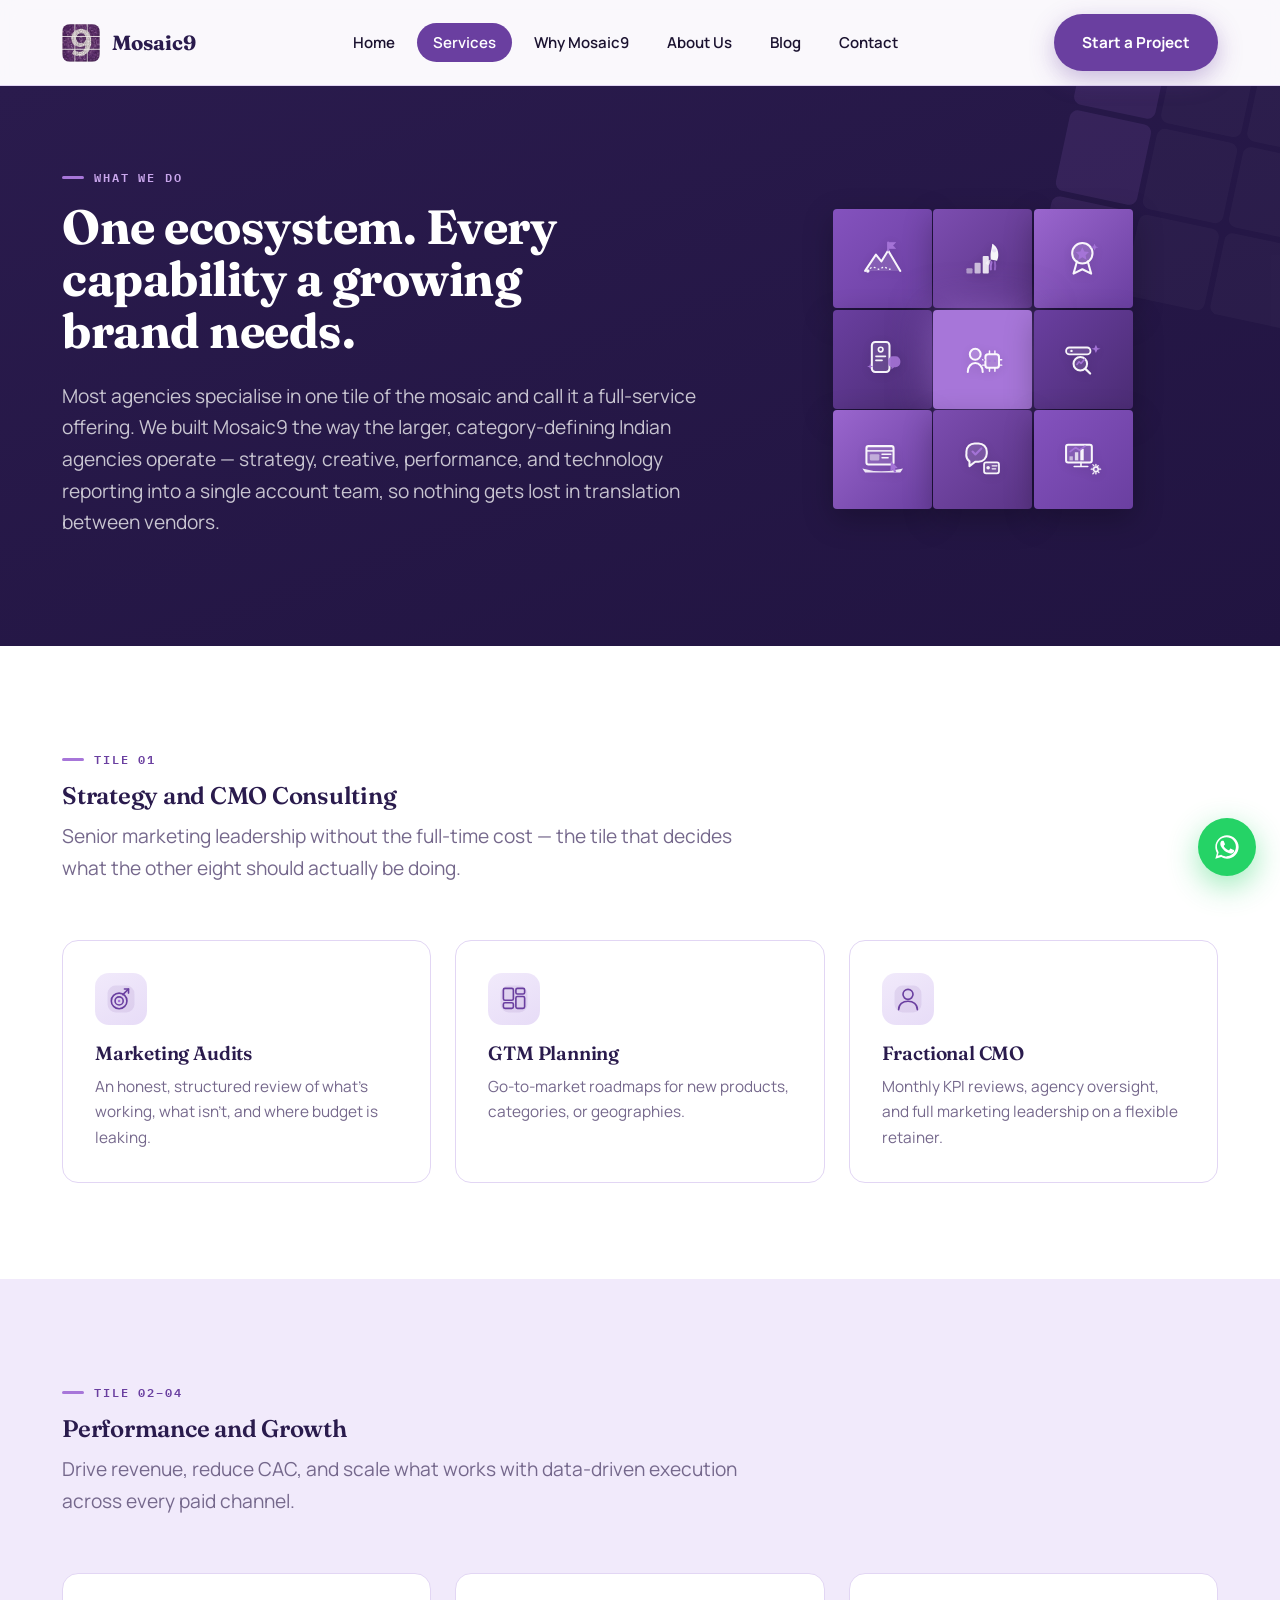
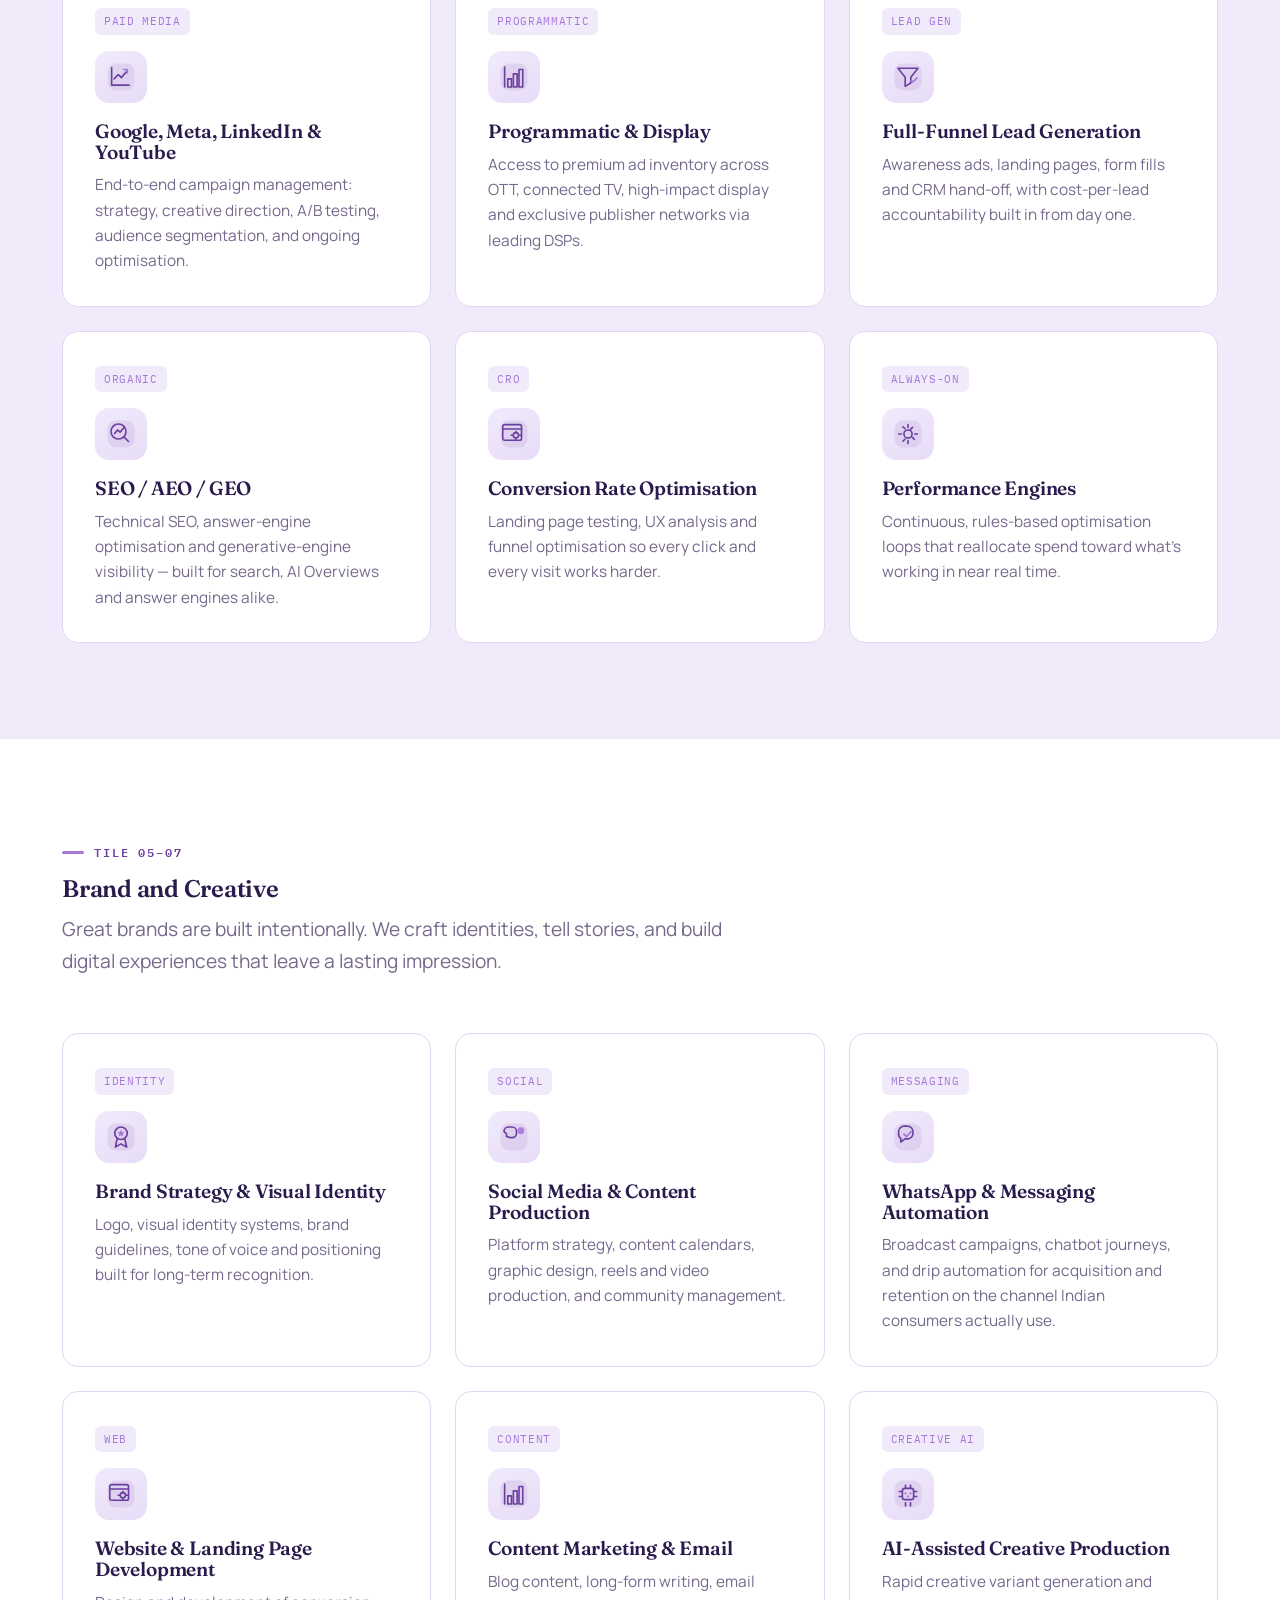
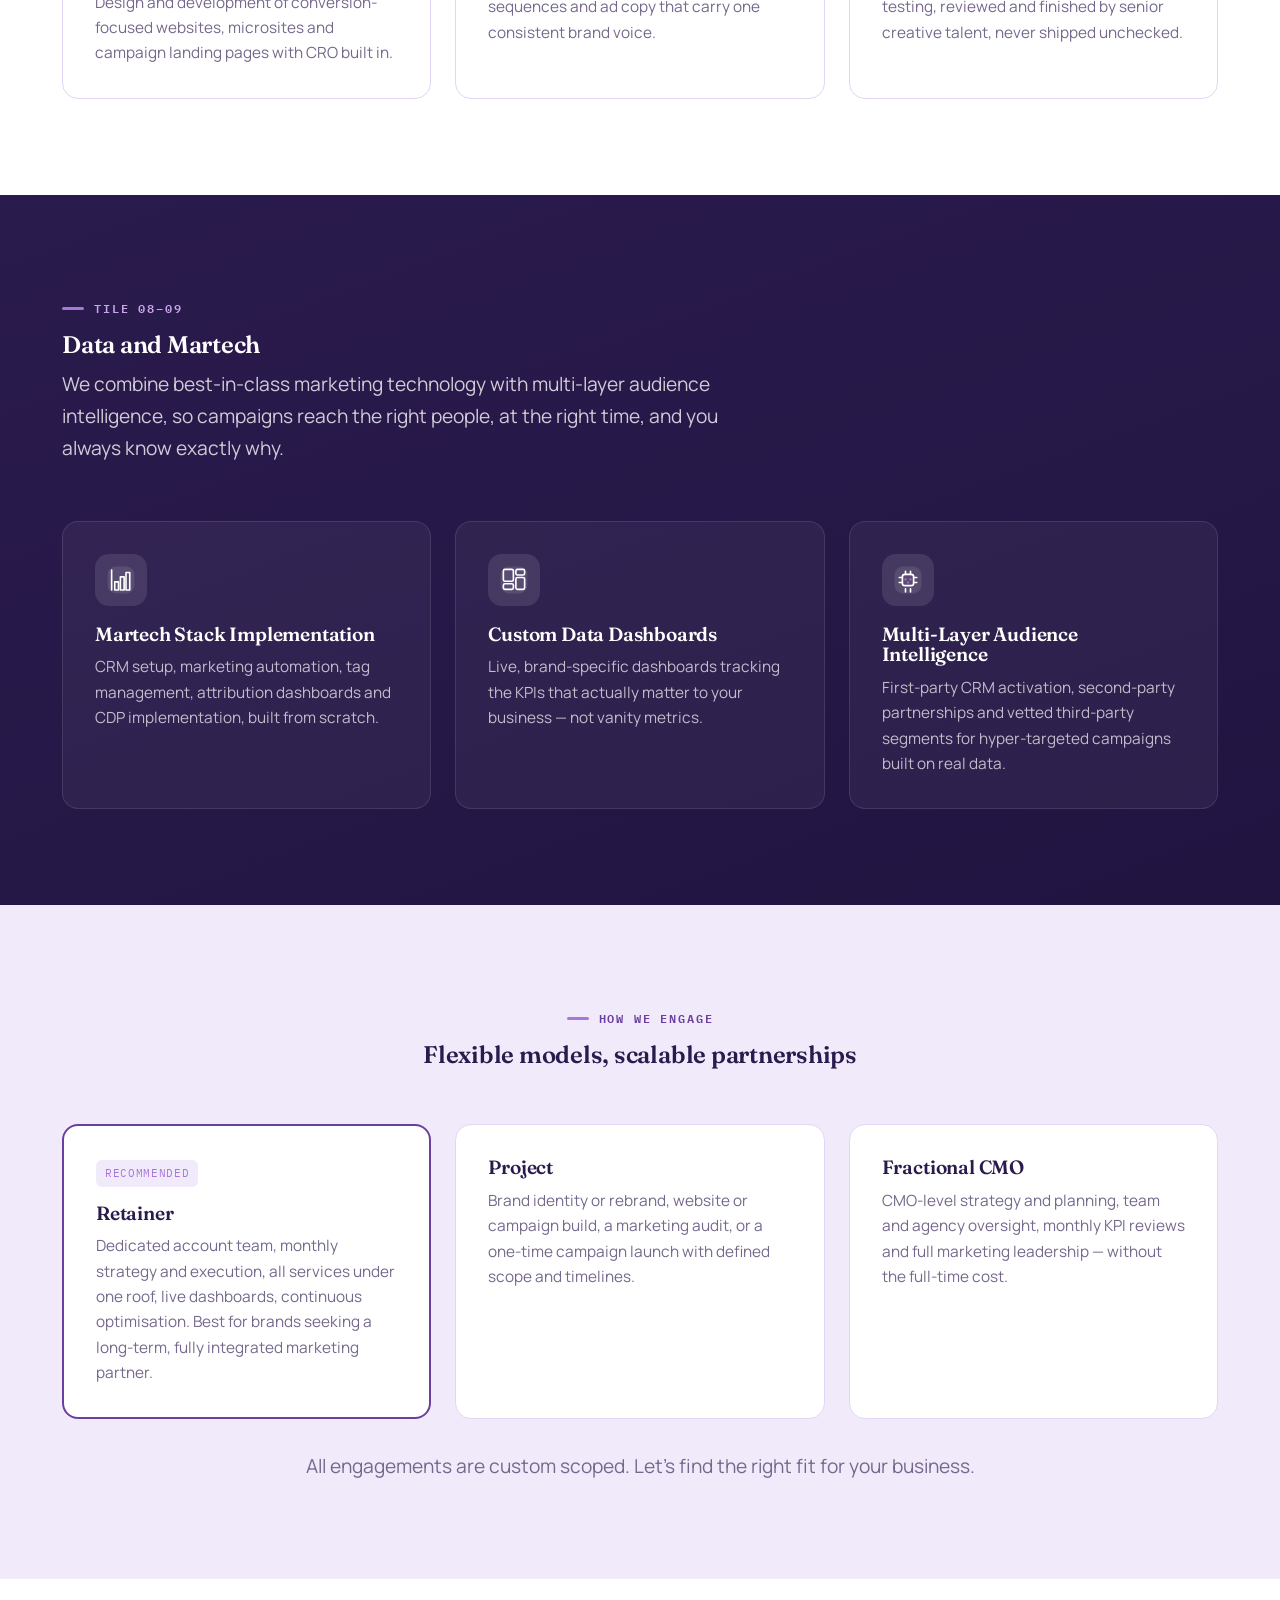
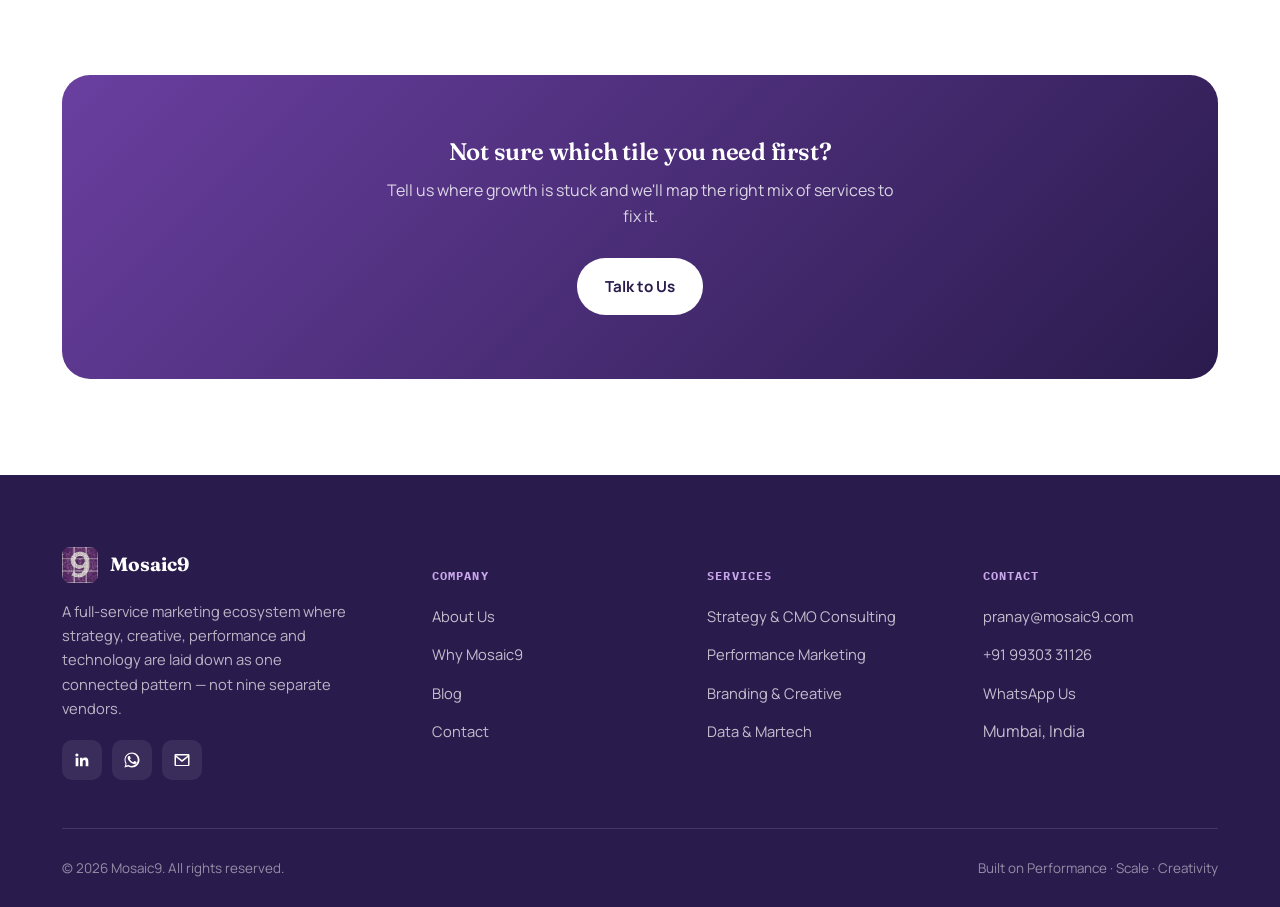
<file: services.html>
<!DOCTYPE html>
<html lang="en">
<head>
<meta charset="UTF-8">
<meta name="viewport" content="width=device-width, initial-scale=1.0">
<title>Services | Mosaic9 &mdash; Performance, Brand, Tech & Strategy</title>
<meta name="description" content="Explore Mosaic9's full-service offering: performance marketing, SEO, branding, social, web development, WhatsApp marketing, martech and CMO consulting.">
<link rel="canonical" href="https://mosaic9.com/services.html">
<meta name="robots" content="index, follow">
<meta name="theme-color" content="#2A1B4D">

<meta property="og:type" content="website">
<meta property="og:title" content="Services | Mosaic9 &mdash; Performance, Brand, Tech & Strategy">
<meta property="og:description" content="Explore Mosaic9's full-service offering: performance marketing, SEO, branding, social, web development, WhatsApp marketing, martech and CMO consulting.">
<meta property="og:url" content="https://mosaic9.com/services.html">
<meta property="og:image" content="https://mosaic9.com/favicon-512.png">
<meta property="og:site_name" content="Mosaic9">
<meta name="twitter:card" content="summary_large_image">
<meta name="twitter:title" content="Services | Mosaic9 &mdash; Performance, Brand, Tech & Strategy">
<meta name="twitter:description" content="Explore Mosaic9's full-service offering: performance marketing, SEO, branding, social, web development, WhatsApp marketing, martech and CMO consulting.">
<meta name="twitter:image" content="https://mosaic9.com/favicon-512.png">

<link rel="icon" type="image/png" sizes="32x32" href="favicon-32.png">
<link rel="icon" type="image/png" sizes="16x16" href="favicon-16.png">
<link rel="apple-touch-icon" href="favicon-180.png">
<link rel="stylesheet" href="style.css">
</head>
<body>
<header class="site-header">
  <nav class="nav">
    <a class="brand" href="index.html">
      <img src="logo.png" alt="Mosaic9 logo">
      Mosaic9
    </a>
    <ul class="nav-links">
        <li><a href="index.html">Home</a></li>
        <li><a class="active" href="services.html">Services</a></li>
        <li><a href="why-mosaic9.html">Why Mosaic9</a></li>
        <li><a href="about.html">About Us</a></li>
        <li><a href="blog.html">Blog</a></li>
        <li><a href="contact.html">Contact</a></li>
    </ul>
    <div class="nav-cta">
      <a class="btn btn-primary" href="contact.html">Start a Project</a>
      <button class="nav-toggle" aria-label="Toggle menu" aria-expanded="false"><span></span></button>
    </div>
  </nav>
</header>

<section class="page-hero">
  <div class="tile-corner" aria-hidden="true"><div></div><div></div><div></div><div></div><div></div><div></div><div></div><div></div><div></div></div>
  <div class="container page-hero-grid">
    <div>
      <p class="eyebrow on-dark">What we do</p>
      <h1>One ecosystem. Every capability a growing brand needs.</h1>
      <p class="lede">Most agencies specialise in one tile of the mosaic and call it a full-service offering. We built Mosaic9 the way the larger, category-defining Indian agencies operate &mdash; strategy, creative, performance, and technology reporting into a single account team, so nothing gets lost in translation between vendors.</p>
    </div>
    <div class="mosaic-visual" aria-hidden="true">
      <div class="tiles">
        <div class="tile" title="Strategy and Consulting"><div class="tile-inner"><div class="tile-face tile-front"><svg viewBox="0 0 64 64" fill="none"><path d="M6 50 22 26l8 10 10-16 18 30z" fill="currentColor" opacity="0.14"/><path d="M6 50 22 26l8 10 10-16 18 30" stroke="currentColor" stroke-width="3" stroke-linecap="round" stroke-linejoin="round"/><circle cx="10" cy="50" r="2.6" fill="currentColor"/><path d="M40 20V8" stroke="var(--accent)" stroke-width="3" stroke-linecap="round"/><path d="M40 8h11l-4 4.5 4 4.5H40" fill="var(--accent)" stroke="var(--accent)" stroke-width="1" stroke-linejoin="round"/><path d="M14 46q4-3 8 0t8 0t8 0t8 0" stroke="currentColor" stroke-width="2" stroke-dasharray="1 5" stroke-linecap="round"/></svg></div><div class="tile-face tile-back"><span>Strategy and Consulting</span></div></div></div>
        <div class="tile" title="Paid Media"><div class="tile-inner"><div class="tile-face tile-front"><svg viewBox="0 0 64 64" fill="none"><rect x="8" y="46" width="9" height="8" rx="1.5" fill="currentColor" opacity="0.5"/><rect x="20" y="38" width="9" height="16" rx="1.5" fill="currentColor" opacity="0.7"/><rect x="32" y="28" width="9" height="26" rx="1.5" fill="currentColor" opacity="0.9"/><path d="M46 10c6 3 9 9 9 16 0 5-2 9-2 9l-9-2s-1-6 0-11c1-5 2-9 2-12z" fill="currentColor"/><path d="M44 33s-6 1-8 6l5 3c2-3 3-9 3-9z" fill="currentColor" opacity="0.75"/><circle cx="49" cy="20" r="3" fill="var(--mist)"/><path d="M45 37q-2 6-1 11" stroke="var(--accent)" stroke-width="3" stroke-linecap="round"/><path d="M50 37q1 6 0 11" stroke="var(--accent)" stroke-width="3" stroke-linecap="round" opacity="0.7"/></svg></div><div class="tile-face tile-back"><span>Paid Media</span></div></div></div>
        <div class="tile" title="Brand & Identity"><div class="tile-inner"><div class="tile-face tile-front"><svg viewBox="0 0 64 64" fill="none"><circle cx="30" cy="24" r="15" fill="currentColor" opacity="0.14"/><circle cx="30" cy="24" r="15" stroke="currentColor" stroke-width="3"/><path d="m30 15 3 6.2 6.8.9-5 4.7 1.2 6.7L30 30l-6 3.5 1.2-6.7-5-4.7 6.8-.9z" fill="var(--accent)"/><path d="M22 36 17 54l13-6.5L43 54l-5-18" stroke="currentColor" stroke-width="3" stroke-linecap="round" stroke-linejoin="round"/><path d="M48 10l2 4 4 1-4 1-2 4-2-4-4-1 4-1z" fill="var(--accent)" opacity="0.9"/></svg></div><div class="tile-face tile-back"><span>Brand & Identity</span></div></div></div>
        <div class="tile" title="Content & Social"><div class="tile-inner"><div class="tile-face tile-front"><svg viewBox="0 0 64 64" fill="none"><rect x="16" y="6" width="26" height="44" rx="5" fill="currentColor" opacity="0.12"/><rect x="16" y="6" width="26" height="44" rx="5" stroke="currentColor" stroke-width="3"/><circle cx="29" cy="17" r="3.4" stroke="currentColor" stroke-width="2.4"/><path d="M22 27h14M22 33h9" stroke="currentColor" stroke-width="2.4" stroke-linecap="round"/><path d="M40 34a7 7 0 0 1 7-7h4a7 7 0 0 1 7 7v2a7 7 0 0 1-7 7h-2l-4 3v-3a7 7 0 0 1-5-7z" fill="var(--accent)" opacity="0.92"/><path d="m9 42 3.6-1 1-3.6 1 3.6 3.6 1-3.6 1-1 3.6-1-3.6z" fill="var(--accent)"/></svg></div><div class="tile-face tile-back"><span>Content & Social</span></div></div></div>
        <div class="tile" title="Human + AI Workflows"><div class="tile-inner"><div class="tile-face tile-front"><svg viewBox="0 0 64 64" fill="none"><path d="M10 50c0-8 5-13 11-13s11 5 11 13" stroke="currentColor" stroke-width="3" stroke-linecap="round"/><circle cx="21" cy="24" r="8" fill="currentColor" opacity="0.15"/><circle cx="21" cy="24" r="8" stroke="currentColor" stroke-width="3"/><rect x="36" y="24" width="20" height="20" rx="4" fill="currentColor" opacity="0.14"/><rect x="36" y="24" width="20" height="20" rx="4" stroke="currentColor" stroke-width="3"/><path d="M42 24v-5m8 5v-5m-8 25v5m8-5v5M36 32h-4m4 8h-4m24-8h4m-4 8h4" stroke="currentColor" stroke-width="2.2" stroke-linecap="round"/><circle cx="42" cy="34" r="1.8" fill="var(--accent)"/><circle cx="50" cy="34" r="1.8" fill="var(--accent)"/><path d="M29 30q4 2 7 3" stroke="var(--accent)" stroke-width="2.4" stroke-linecap="round" stroke-dasharray="1 4"/></svg></div><div class="tile-face tile-back"><span>Human + AI Workflows</span></div></div></div>
        <div class="tile" title="SEO / AEO / GEO"><div class="tile-inner"><div class="tile-face tile-front"><svg viewBox="0 0 64 64" fill="none"><rect x="6" y="14" width="36" height="10" rx="5" fill="currentColor" opacity="0.13"/><rect x="6" y="14" width="36" height="10" rx="5" stroke="currentColor" stroke-width="2.6"/><circle cx="14" cy="19" r="1.8" fill="currentColor"/><circle cx="27" cy="38" r="10" fill="currentColor" opacity="0.12"/><circle cx="27" cy="38" r="10" stroke="currentColor" stroke-width="3"/><path d="m34.5 45.5 7 7" stroke="currentColor" stroke-width="3.2" stroke-linecap="round"/><path d="M50 10l2.2 4.6 4.6 1.4-4.6 1.4L50 22l-2.2-4.6-4.6-1.4 4.6-1.4z" fill="var(--accent)"/><path d="m22 39 3-4 3 2.5 5-6" stroke="var(--accent)" stroke-width="2.4" stroke-linecap="round" stroke-linejoin="round"/></svg></div><div class="tile-face tile-back"><span>SEO / AEO / GEO</span></div></div></div>
        <div class="tile" title="Web & Product"><div class="tile-inner"><div class="tile-face tile-front"><svg viewBox="0 0 64 64" fill="none"><rect x="8" y="12" width="40" height="27" rx="3" fill="currentColor" opacity="0.12"/><rect x="8" y="12" width="40" height="27" rx="3" stroke="currentColor" stroke-width="3"/><path d="M8 19h40" stroke="currentColor" stroke-width="2.2"/><rect x="13" y="24" width="14" height="9" rx="1.5" fill="currentColor" opacity="0.5"/><path d="M31 24h13M31 29h9" stroke="currentColor" stroke-width="2.2" stroke-linecap="round"/><path d="M2 45q26 8 60 0l-4 6H6z" fill="currentColor" opacity="0.9"/><path d="M44 34 54 44l-4 1 2 5-3 1.3-2-5-3.5 2.7z" fill="var(--accent)"/></svg></div><div class="tile-face tile-back"><span>Web & Product</span></div></div></div>
        <div class="tile" title="Messaging & CRM"><div class="tile-inner"><div class="tile-face tile-front"><svg viewBox="0 0 64 64" fill="none"><path d="M8 20a12 12 0 0 1 12-12h6a12 12 0 0 1 12 12v3a12 12 0 0 1-12 12h-5l-8.5 6.5v-7A12 12 0 0 1 8 23z" fill="currentColor" opacity="0.13"/><path d="M8 20a12 12 0 0 1 12-12h6a12 12 0 0 1 12 12v3a12 12 0 0 1-12 12h-5l-8.5 6.5v-7A12 12 0 0 1 8 23z" stroke="currentColor" stroke-width="3" stroke-linejoin="round"/><path d="m17 20 4.2 4.2L30 15.4" stroke="var(--accent)" stroke-width="3.2" stroke-linecap="round" stroke-linejoin="round"/><rect x="34" y="36" width="22" height="16" rx="3" fill="currentColor" opacity="0.14"/><rect x="34" y="36" width="22" height="16" rx="3" stroke="currentColor" stroke-width="2.6"/><circle cx="40" cy="44" r="2.6" fill="currentColor"/><path d="M46 41h7m-7 4.5h5" stroke="currentColor" stroke-width="2" stroke-linecap="round"/></svg></div><div class="tile-face tile-back"><span>Messaging & CRM</span></div></div></div>
        <div class="tile" title="Data & Martech"><div class="tile-inner"><div class="tile-face tile-front"><svg viewBox="0 0 64 64" fill="none"><rect x="6" y="10" width="38" height="26" rx="3" fill="currentColor" opacity="0.13"/><rect x="6" y="10" width="38" height="26" rx="3" stroke="currentColor" stroke-width="3"/><path d="M18 42h20m-10 0v-6" stroke="currentColor" stroke-width="2.4" stroke-linecap="round"/><rect x="11" y="27" width="5" height="6" fill="currentColor" opacity="0.6"/><rect x="19" y="21" width="5" height="12" fill="currentColor" opacity="0.8"/><rect x="27" y="16" width="5" height="17" fill="currentColor"/><path d="M12 20 20 14l6 4 8-6" stroke="var(--accent)" stroke-width="2.4" stroke-linecap="round" stroke-linejoin="round"/><circle cx="50" cy="46" r="7" fill="currentColor" opacity="0.14"/><circle cx="50" cy="46" r="3.4" stroke="currentColor" stroke-width="2.2"/><path d="M50 39v2.4m0 9.2V53m7-7h-2.4m-9.2 0H43m10.5-5.3-1.7 1.7M47.2 51l-1.7 1.7m9-1.7-1.7-1.7M47.2 41l-1.7-1.7" stroke="currentColor" stroke-width="1.8" stroke-linecap="round"/></svg></div><div class="tile-face tile-back"><span>Data & Martech</span></div></div></div>
      </div>
    </div>
  </div>
</section>

<section class="bg-paper" id="consulting">
  <div class="container">
    <div class="section-head">
      <p class="eyebrow">Tile 01</p>
      <h2>Strategy and CMO Consulting</h2>
      <p class="lede">Senior marketing leadership without the full-time cost &mdash; the tile that decides what the other eight should actually be doing.</p>
    </div>
    <div class="grid grid-3">
      <div class="card"><div class="card-icon"><svg viewBox="0 0 48 48" fill="none"><rect x="2.5" y="2.5" width="43" height="43" rx="13" fill="currentColor" opacity="0.1"/><g stroke="currentColor" stroke-width="2.6" stroke-linecap="round" stroke-linejoin="round" fill="none"><circle cx="21" cy="27" r="12.5"/><circle cx="21" cy="27" r="6.5"/><path d="M36 8 27 17"/><path d="M36 8h-6.5m6.5 0v6.5"/></g><circle cx="21" cy="27" r="2" fill="var(--accent)"/></svg></div><h3>Marketing Audits</h3><p>An honest, structured review of what's working, what isn't, and where budget is leaking.</p></div>
      <div class="card"><div class="card-icon"><svg viewBox="0 0 48 48" fill="none"><rect x="2.5" y="2.5" width="43" height="43" rx="13" fill="currentColor" opacity="0.1"/><g stroke="currentColor" stroke-width="2.6" stroke-linecap="round" stroke-linejoin="round" fill="none"><rect x="7" y="7" width="16" height="19" rx="2.5"/><rect x="27" y="7" width="14" height="9" rx="2.5"/><rect x="27" y="20" width="14" height="19" rx="2.5"/><rect x="7" y="30" width="16" height="9" rx="2.5"/></g></svg></div><h3>GTM Planning</h3><p>Go-to-market roadmaps for new products, categories, or geographies.</p></div>
      <div class="card"><div class="card-icon"><svg viewBox="0 0 48 48" fill="none"><rect x="2.5" y="2.5" width="43" height="43" rx="13" fill="currentColor" opacity="0.1"/><g stroke="currentColor" stroke-width="2.6" stroke-linecap="round" stroke-linejoin="round" fill="none"><circle cx="24" cy="16.5" r="8"/><path d="M9 41c0-8.8 6.7-13.5 15-13.5S39 32.2 39 41"/></g><circle cx="24" cy="16.5" r="8" stroke="var(--accent)" stroke-width="0" fill="none"/></svg></div><h3>Fractional CMO</h3><p>Monthly KPI reviews, agency oversight, and full marketing leadership on a flexible retainer.</p></div>
    </div>
  </div>
</section>

<section class="bg-mist" id="performance">
  <div class="container">
    <div class="section-head">
      <p class="eyebrow">Tile 02&ndash;04</p>
      <h2>Performance and Growth</h2>
      <p class="lede">Drive revenue, reduce CAC, and scale what works with data-driven execution across every paid channel.</p>
    </div>
    <div class="grid grid-3">
      <div class="card">
        <div class="tile-tag">PAID MEDIA</div>
        <div class="card-icon"><svg viewBox="0 0 48 48" fill="none"><rect x="2.5" y="2.5" width="43" height="43" rx="13" fill="currentColor" opacity="0.1"/><g stroke="currentColor" stroke-width="2.6" stroke-linecap="round" stroke-linejoin="round" fill="none"><path d="M9 9v28h28"/><path d="m13 27 6.5-7 5 5 9.5-11"/></g><path d="M28 12h6v6" stroke="var(--accent)" stroke-width="2.6" stroke-linecap="round" stroke-linejoin="round" fill="none"/></svg></div>
        <h3>Google, Meta, LinkedIn &amp; YouTube</h3>
        <p>End-to-end campaign management: strategy, creative direction, A/B testing, audience segmentation, and ongoing optimisation.</p>
      </div>
      <div class="card">
        <div class="tile-tag">PROGRAMMATIC</div>
        <div class="card-icon"><svg viewBox="0 0 48 48" fill="none"><rect x="2.5" y="2.5" width="43" height="43" rx="13" fill="currentColor" opacity="0.1"/><g stroke="currentColor" stroke-width="2.6" stroke-linecap="round" stroke-linejoin="round" fill="none"><path d="M9 40V8"/><rect x="14" y="27" width="6" height="13"/><rect x="23" y="19" width="6" height="21"/><rect x="32" y="12" width="6" height="28"/></g></svg></div>
        <h3>Programmatic &amp; Display</h3>
        <p>Access to premium ad inventory across OTT, connected TV, high-impact display and exclusive publisher networks via leading DSPs.</p>
      </div>
      <div class="card">
        <div class="tile-tag">LEAD GEN</div>
        <div class="card-icon"><svg viewBox="0 0 48 48" fill="none"><rect x="2.5" y="2.5" width="43" height="43" rx="13" fill="currentColor" opacity="0.1"/><g stroke="currentColor" stroke-width="2.6" stroke-linecap="round" stroke-linejoin="round" fill="none"><path d="M8 10h32l-11.5 14.5v9L19.5 39v-14.5z"/></g><path d="m29 29 3 3 6.5-6.5" stroke="var(--accent)" stroke-width="2.8" stroke-linecap="round" stroke-linejoin="round" fill="none"/></svg></div>
        <h3>Full-Funnel Lead Generation</h3>
        <p>Awareness ads, landing pages, form fills and CRM hand-off, with cost-per-lead accountability built in from day one.</p>
      </div>
      <div class="card">
        <div class="tile-tag">ORGANIC</div>
        <div class="card-icon"><svg viewBox="0 0 48 48" fill="none"><rect x="2.5" y="2.5" width="43" height="43" rx="13" fill="currentColor" opacity="0.1"/><g stroke="currentColor" stroke-width="2.6" stroke-linecap="round" stroke-linejoin="round" fill="none"><circle cx="20" cy="20" r="12"/><path d="m36 36-7-7"/><path d="m14 23 4.5-5.5 4 3.5 6.5-7.5"/></g></svg></div>
        <h3>SEO / AEO / GEO</h3>
        <p>Technical SEO, answer-engine optimisation and generative-engine visibility &mdash; built for search, AI Overviews and answer engines alike.</p>
      </div>
      <div class="card">
        <div class="tile-tag">CRO</div>
        <div class="card-icon"><svg viewBox="0 0 48 48" fill="none"><rect x="2.5" y="2.5" width="43" height="43" rx="13" fill="currentColor" opacity="0.1"/><g stroke="currentColor" stroke-width="2.6" stroke-linecap="round" stroke-linejoin="round" fill="none"><rect x="6" y="9" width="30" height="25" rx="3"/><path d="M6 16h30"/><circle cx="27" cy="26" r="4.2"/><path d="M27 19.5v2.3m0 8.4v2.3m7.5-6.5H32m-10 0h-2.5"/></g></svg></div>
        <h3>Conversion Rate Optimisation</h3>
        <p>Landing page testing, UX analysis and funnel optimisation so every click and every visit works harder.</p>
      </div>
      <div class="card">
        <div class="tile-tag">ALWAYS-ON</div>
        <div class="card-icon"><svg viewBox="0 0 48 48" fill="none"><rect x="2.5" y="2.5" width="43" height="43" rx="13" fill="currentColor" opacity="0.1"/><g stroke="currentColor" stroke-width="2.6" stroke-linecap="round" stroke-linejoin="round" fill="none"><circle cx="24" cy="24" r="6.5"/><path d="M24 9v4.4m0 21.2V39m15-15h-4.4M13.4 24H9m22.1-10.6-3.1 3.1M19 32.5l-3.1 3.1m18.2-3.1-3.1-3.1M19 15.5l-3.1-3.1"/></g></svg></div>
        <h3>Performance Engines</h3>
        <p>Continuous, rules-based optimisation loops that reallocate spend toward what's working in near real time.</p>
      </div>
    </div>
  </div>
</section>

<section class="bg-paper" id="brand">
  <div class="container">
    <div class="section-head">
      <p class="eyebrow">Tile 05&ndash;07</p>
      <h2>Brand and Creative</h2>
      <p class="lede">Great brands are built intentionally. We craft identities, tell stories, and build digital experiences that leave a lasting impression.</p>
    </div>
    <div class="grid grid-3">
      <div class="card">
        <div class="tile-tag">IDENTITY</div>
        <div class="card-icon"><svg viewBox="0 0 48 48" fill="none"><rect x="2.5" y="2.5" width="43" height="43" rx="13" fill="currentColor" opacity="0.1"/><g stroke="currentColor" stroke-width="2.6" stroke-linecap="round" stroke-linejoin="round" fill="none"><circle cx="24" cy="18" r="10"/><path d="m18 26-3 14 9-5 9 5-3-14"/></g><path d="m24 12.5 1.7 3.5 3.8.5-2.8 2.7.7 3.8-3.4-1.8-3.4 1.8.7-3.8-2.8-2.7 3.8-.5z" fill="var(--accent)"/></svg></div>
        <h3>Brand Strategy &amp; Visual Identity</h3>
        <p>Logo, visual identity systems, brand guidelines, tone of voice and positioning built for long-term recognition.</p>
      </div>
      <div class="card">
        <div class="tile-tag">SOCIAL</div>
        <div class="card-icon"><svg viewBox="0 0 48 48" fill="none"><rect x="2.5" y="2.5" width="43" height="43" rx="13" fill="currentColor" opacity="0.1"/><g stroke="currentColor" stroke-width="2.6" stroke-linecap="round" stroke-linejoin="round" fill="none"><path d="M8 15a7 7 0 0 1 7-7h6a7 7 0 0 1 7 7v3a7 7 0 0 1-7 7h-3.5L12 23v-4.2A7 7 0 0 1 8 13.5z"/></g><circle cx="35" cy="14" r="5.5" fill="var(--accent)" opacity="0.85"/></svg></div>
        <h3>Social Media &amp; Content Production</h3>
        <p>Platform strategy, content calendars, graphic design, reels and video production, and community management.</p>
      </div>
      <div class="card">
        <div class="tile-tag">MESSAGING</div>
        <div class="card-icon"><svg viewBox="0 0 48 48" fill="none"><rect x="2.5" y="2.5" width="43" height="43" rx="13" fill="currentColor" opacity="0.1"/><g stroke="currentColor" stroke-width="2.6" stroke-linecap="round" stroke-linejoin="round" fill="none"><path d="M9 15.5a9 9 0 0 1 9-9h5a9 9 0 0 1 9 9v2.5a9 9 0 0 1-9 9h-4l-6.5 5v-5.6A9 9 0 0 1 9 18z"/></g><path d="m17.5 19.5 3.8 3.8 7.7-7.8" stroke="var(--accent)" stroke-width="2.8" stroke-linecap="round" stroke-linejoin="round" fill="none"/></svg></div>
        <h3>WhatsApp &amp; Messaging Automation</h3>
        <p>Broadcast campaigns, chatbot journeys, and drip automation for acquisition and retention on the channel Indian consumers actually use.</p>
      </div>
      <div class="card">
        <div class="tile-tag">WEB</div>
        <div class="card-icon"><svg viewBox="0 0 48 48" fill="none"><rect x="2.5" y="2.5" width="43" height="43" rx="13" fill="currentColor" opacity="0.1"/><g stroke="currentColor" stroke-width="2.6" stroke-linecap="round" stroke-linejoin="round" fill="none"><rect x="6" y="9" width="30" height="25" rx="3"/><path d="M6 16h30"/><circle cx="27" cy="26" r="4.2"/><path d="M27 19.5v2.3m0 8.4v2.3m7.5-6.5H32m-10 0h-2.5"/></g></svg></div>
        <h3>Website &amp; Landing Page Development</h3>
        <p>Design and development of conversion-focused websites, microsites and campaign landing pages with CRO built in.</p>
      </div>
      <div class="card">
        <div class="tile-tag">CONTENT</div>
        <div class="card-icon"><svg viewBox="0 0 48 48" fill="none"><rect x="2.5" y="2.5" width="43" height="43" rx="13" fill="currentColor" opacity="0.1"/><g stroke="currentColor" stroke-width="2.6" stroke-linecap="round" stroke-linejoin="round" fill="none"><path d="M9 40V8"/><rect x="14" y="27" width="6" height="13"/><rect x="23" y="19" width="6" height="21"/><rect x="32" y="12" width="6" height="28"/></g></svg></div>
        <h3>Content Marketing &amp; Email</h3>
        <p>Blog content, long-form writing, email sequences and ad copy that carry one consistent brand voice.</p>
      </div>
      <div class="card">
        <div class="tile-tag">CREATIVE AI</div>
        <div class="card-icon"><svg viewBox="0 0 48 48" fill="none"><rect x="2.5" y="2.5" width="43" height="43" rx="13" fill="currentColor" opacity="0.1"/><g stroke="currentColor" stroke-width="2.6" stroke-linecap="round" stroke-linejoin="round" fill="none"><rect x="15" y="15" width="18" height="18" rx="4"/><path d="M20 15v-5m8 5v-5m-8 28v5m8-5v5M15 20H10m5 8H10m28-8h-5m5 8h-5"/></g><circle cx="20" cy="23" r="1.7" fill="var(--accent)"/><circle cx="28" cy="23" r="1.7" fill="var(--accent)"/><circle cx="24" cy="28" r="1.7" fill="var(--accent)"/></svg></div>
        <h3>AI-Assisted Creative Production</h3>
        <p>Rapid creative variant generation and testing, reviewed and finished by senior creative talent, never shipped unchecked.</p>
      </div>
    </div>
  </div>
</section>

<section class="bg-deep" id="data-martech">
  <div class="container">
    <div class="section-head">
      <p class="eyebrow on-dark">Tile 08&ndash;09</p>
      <h2>Data and Martech</h2>
      <p class="lede">We combine best-in-class marketing technology with multi-layer audience intelligence, so campaigns reach the right people, at the right time, and you always know exactly why.</p>
    </div>
    <div class="grid grid-3">
      <div class="card card-dark"><div class="card-icon"><svg viewBox="0 0 48 48" fill="none"><rect x="2.5" y="2.5" width="43" height="43" rx="13" fill="currentColor" opacity="0.1"/><g stroke="currentColor" stroke-width="2.6" stroke-linecap="round" stroke-linejoin="round" fill="none"><path d="M9 40V8"/><rect x="14" y="27" width="6" height="13"/><rect x="23" y="19" width="6" height="21"/><rect x="32" y="12" width="6" height="28"/></g></svg></div><h3>Martech Stack Implementation</h3><p>CRM setup, marketing automation, tag management, attribution dashboards and CDP implementation, built from scratch.</p></div>
      <div class="card card-dark"><div class="card-icon"><svg viewBox="0 0 48 48" fill="none"><rect x="2.5" y="2.5" width="43" height="43" rx="13" fill="currentColor" opacity="0.1"/><g stroke="currentColor" stroke-width="2.6" stroke-linecap="round" stroke-linejoin="round" fill="none"><rect x="7" y="7" width="16" height="19" rx="2.5"/><rect x="27" y="7" width="14" height="9" rx="2.5"/><rect x="27" y="20" width="14" height="19" rx="2.5"/><rect x="7" y="30" width="16" height="9" rx="2.5"/></g></svg></div><h3>Custom Data Dashboards</h3><p>Live, brand-specific dashboards tracking the KPIs that actually matter to your business &mdash; not vanity metrics.</p></div>
      <div class="card card-dark"><div class="card-icon"><svg viewBox="0 0 48 48" fill="none"><rect x="2.5" y="2.5" width="43" height="43" rx="13" fill="currentColor" opacity="0.1"/><g stroke="currentColor" stroke-width="2.6" stroke-linecap="round" stroke-linejoin="round" fill="none"><rect x="15" y="15" width="18" height="18" rx="4"/><path d="M20 15v-5m8 5v-5m-8 28v5m8-5v5M15 20H10m5 8H10m28-8h-5m5 8h-5"/></g><circle cx="20" cy="23" r="1.7" fill="var(--accent)"/><circle cx="28" cy="23" r="1.7" fill="var(--accent)"/><circle cx="24" cy="28" r="1.7" fill="var(--accent)"/></svg></div><h3>Multi-Layer Audience Intelligence</h3><p>First-party CRM activation, second-party partnerships and vetted third-party segments for hyper-targeted campaigns built on real data.</p></div>
    </div>
  </div>
</section>

<section class="bg-mist">
  <div class="container">
    <div class="section-head center">
      <p class="eyebrow" style="justify-content:center;">How we engage</p>
      <h2>Flexible models, scalable partnerships</h2>
    </div>
    <div class="grid grid-3">
      <div class="card" style="border-color:var(--royal); border-width:2px;">
        <div class="tile-tag">RECOMMENDED</div>
        <h3>Retainer</h3>
        <p>Dedicated account team, monthly strategy and execution, all services under one roof, live dashboards, continuous optimisation. Best for brands seeking a long-term, fully integrated marketing partner.</p>
      </div>
      <div class="card">
        <h3>Project</h3>
        <p>Brand identity or rebrand, website or campaign build, a marketing audit, or a one-time campaign launch with defined scope and timelines.</p>
      </div>
      <div class="card">
        <h3>Fractional CMO</h3>
        <p>CMO-level strategy and planning, team and agency oversight, monthly KPI reviews and full marketing leadership &mdash; without the full-time cost.</p>
      </div>
    </div>
    <p class="text-center lede" style="margin:32px auto 0;">All engagements are custom scoped. Let's find the right fit for your business.</p>
  </div>
</section>

<section class="bg-paper">
  <div class="container">
    <div class="cta-band">
      <h2>Not sure which tile you need first?</h2>
      <p>Tell us where growth is stuck and we'll map the right mix of services to fix it.</p>
      <div class="cta-actions">
        <a class="btn btn-on-dark" href="contact.html">Talk to Us</a>
      </div>
    </div>
  </div>
</section>
<footer class="site-footer">
  <div class="container">
    <div class="footer-grid">
      <div>
        <div class="footer-brand">
          <img src="logo.png" alt="Mosaic9 logo">
          <span>Mosaic9</span>
        </div>
        <p style="max-width:32ch; font-size:0.92rem;">A full-service marketing ecosystem where strategy, creative, performance and technology are laid down as one connected pattern &mdash; not nine separate vendors.</p>
        <div class="social-row" style="margin-top:20px;">
          <a href="https://www.linkedin.com/company/mosaic9-mediatech" target="_blank" rel="noopener" aria-label="LinkedIn"><svg viewBox="0 0 24 24"><path d="M20.45 20.45h-3.56v-5.57c0-1.33-.02-3.04-1.85-3.04-1.86 0-2.14 1.45-2.14 2.94v5.67H9.34V9h3.42v1.56h.05c.48-.9 1.64-1.85 3.38-1.85 3.6 0 4.27 2.37 4.27 5.46v6.28zM5.34 7.43a2.07 2.07 0 1 1 0-4.13 2.07 2.07 0 0 1 0 4.13zM7.12 20.45H3.56V9h3.56v11.45z"/></svg></a>
          <a href="https://wa.me/919930331126" target="_blank" rel="noopener" aria-label="WhatsApp"><svg viewBox="0 0 24 24"><path d="M17.47 14.38c-.29-.15-1.73-.85-2-.95-.27-.1-.46-.15-.66.15-.2.29-.75.94-.92 1.14-.17.19-.34.22-.63.07-.29-.15-1.22-.45-2.32-1.43-.86-.76-1.44-1.71-1.6-2-.17-.29-.02-.45.13-.6.13-.13.29-.34.44-.51.15-.17.19-.29.29-.48.1-.2.05-.36-.02-.51-.07-.15-.66-1.59-.9-2.18-.24-.57-.48-.5-.66-.51h-.56c-.2 0-.51.07-.78.36-.27.29-1.02 1-1.02 2.44s1.05 2.83 1.19 3.03c.15.19 2.06 3.15 5 4.42.7.3 1.24.48 1.67.61.7.22 1.34.19 1.84.12.56-.08 1.73-.71 1.97-1.39.24-.68.24-1.27.17-1.39-.07-.12-.27-.19-.56-.34z"/><path d="M12.02 2C6.5 2 2 6.48 2 12c0 1.85.5 3.58 1.36 5.07L2 22l5.06-1.33A9.94 9.94 0 0 0 12.02 22C17.52 22 22 17.52 22 12S17.52 2 12.02 2zm0 18.11c-1.7 0-3.29-.47-4.65-1.28l-.33-.2-3 .79.8-2.92-.22-.34a8.11 8.11 0 0 1-1.25-4.36c0-4.48 3.65-8.11 8.13-8.11 4.48 0 8.13 3.63 8.13 8.11 0 4.48-3.65 8.11-8.13 8.11z"/></svg></a>
          <a href="mailto:pranay@mosaic9.com" aria-label="Email"><svg viewBox="0 0 24 24"><path d="M2 5.5A1.5 1.5 0 0 1 3.5 4h17A1.5 1.5 0 0 1 22 5.5v13a1.5 1.5 0 0 1-1.5 1.5h-17A1.5 1.5 0 0 1 2 18.5v-13zm2.2.5 7.8 6.1L19.8 6H4.2zM20 8.3l-7.5 5.9a1 1 0 0 1-1 0L4 8.3v10.2h16V8.3z"/></svg></a>
        </div>
      </div>
      <div class="footer-col">
        <h5>Company</h5>
        <ul>
          <li><a href="about.html">About Us</a></li>
          <li><a href="why-mosaic9.html">Why Mosaic9</a></li>
          <li><a href="blog.html">Blog</a></li>
          <li><a href="contact.html">Contact</a></li>
        </ul>
      </div>
      <div class="footer-col">
        <h5>Services</h5>
        <ul>
          <li><a href="services.html#consulting">Strategy &amp; CMO Consulting</a></li>
          <li><a href="services.html#performance">Performance Marketing</a></li>
          <li><a href="services.html#brand">Branding &amp; Creative</a></li>
          <li><a href="services.html#data-martech">Data &amp; Martech</a></li>
        </ul>
      </div>
      <div class="footer-col">
        <h5>Contact</h5>
        <ul>
          <li><a href="mailto:pranay@mosaic9.com">pranay@mosaic9.com</a></li>
          <li><a href="tel:+919930331126">+91 99303 31126</a></li>
          <li><a href="https://wa.me/919930331126" target="_blank" rel="noopener">WhatsApp Us</a></li>
          <li>Mumbai, India</li>
        </ul>
      </div>
    </div>
    <div class="footer-bottom">
      <p>&copy; <span id="year"></span> Mosaic9. All rights reserved.</p>
      <p>Built on Performance &middot; Scale &middot; Creativity</p>
    </div>
  </div>
</footer>

<a class="wa-float" href="https://wa.me/919930331126" target="_blank" rel="noopener" aria-label="Chat on WhatsApp"><svg viewBox="0 0 24 24"><path d="M17.47 14.38c-.29-.15-1.73-.85-2-.95-.27-.1-.46-.15-.66.15-.2.29-.75.94-.92 1.14-.17.19-.34.22-.63.07-.29-.15-1.22-.45-2.32-1.43-.86-.76-1.44-1.71-1.6-2-.17-.29-.02-.45.13-.6.13-.13.29-.34.44-.51.15-.17.19-.29.29-.48.1-.2.05-.36-.02-.51-.07-.15-.66-1.59-.9-2.18-.24-.57-.48-.5-.66-.51h-.56c-.2 0-.51.07-.78.36-.27.29-1.02 1-1.02 2.44s1.05 2.83 1.19 3.03c.15.19 2.06 3.15 5 4.42.7.3 1.24.48 1.67.61.7.22 1.34.19 1.84.12.56-.08 1.73-.71 1.97-1.39.24-.68.24-1.27.17-1.39-.07-.12-.27-.19-.56-.34z"/><path d="M12.02 2C6.5 2 2 6.48 2 12c0 1.85.5 3.58 1.36 5.07L2 22l5.06-1.33A9.94 9.94 0 0 0 12.02 22C17.52 22 22 17.52 22 12S17.52 2 12.02 2zm0 18.11c-1.7 0-3.29-.47-4.65-1.28l-.33-.2-3 .79.8-2.92-.22-.34a8.11 8.11 0 0 1-1.25-4.36c0-4.48 3.65-8.11 8.13-8.11 4.48 0 8.13 3.63 8.13 8.11 0 4.48-3.65 8.11-8.13 8.11z"/></svg></a>

<script>document.getElementById('year').textContent = new Date().getFullYear();</script>
<script src="main.js"></script>
</body>
</html>
</file>
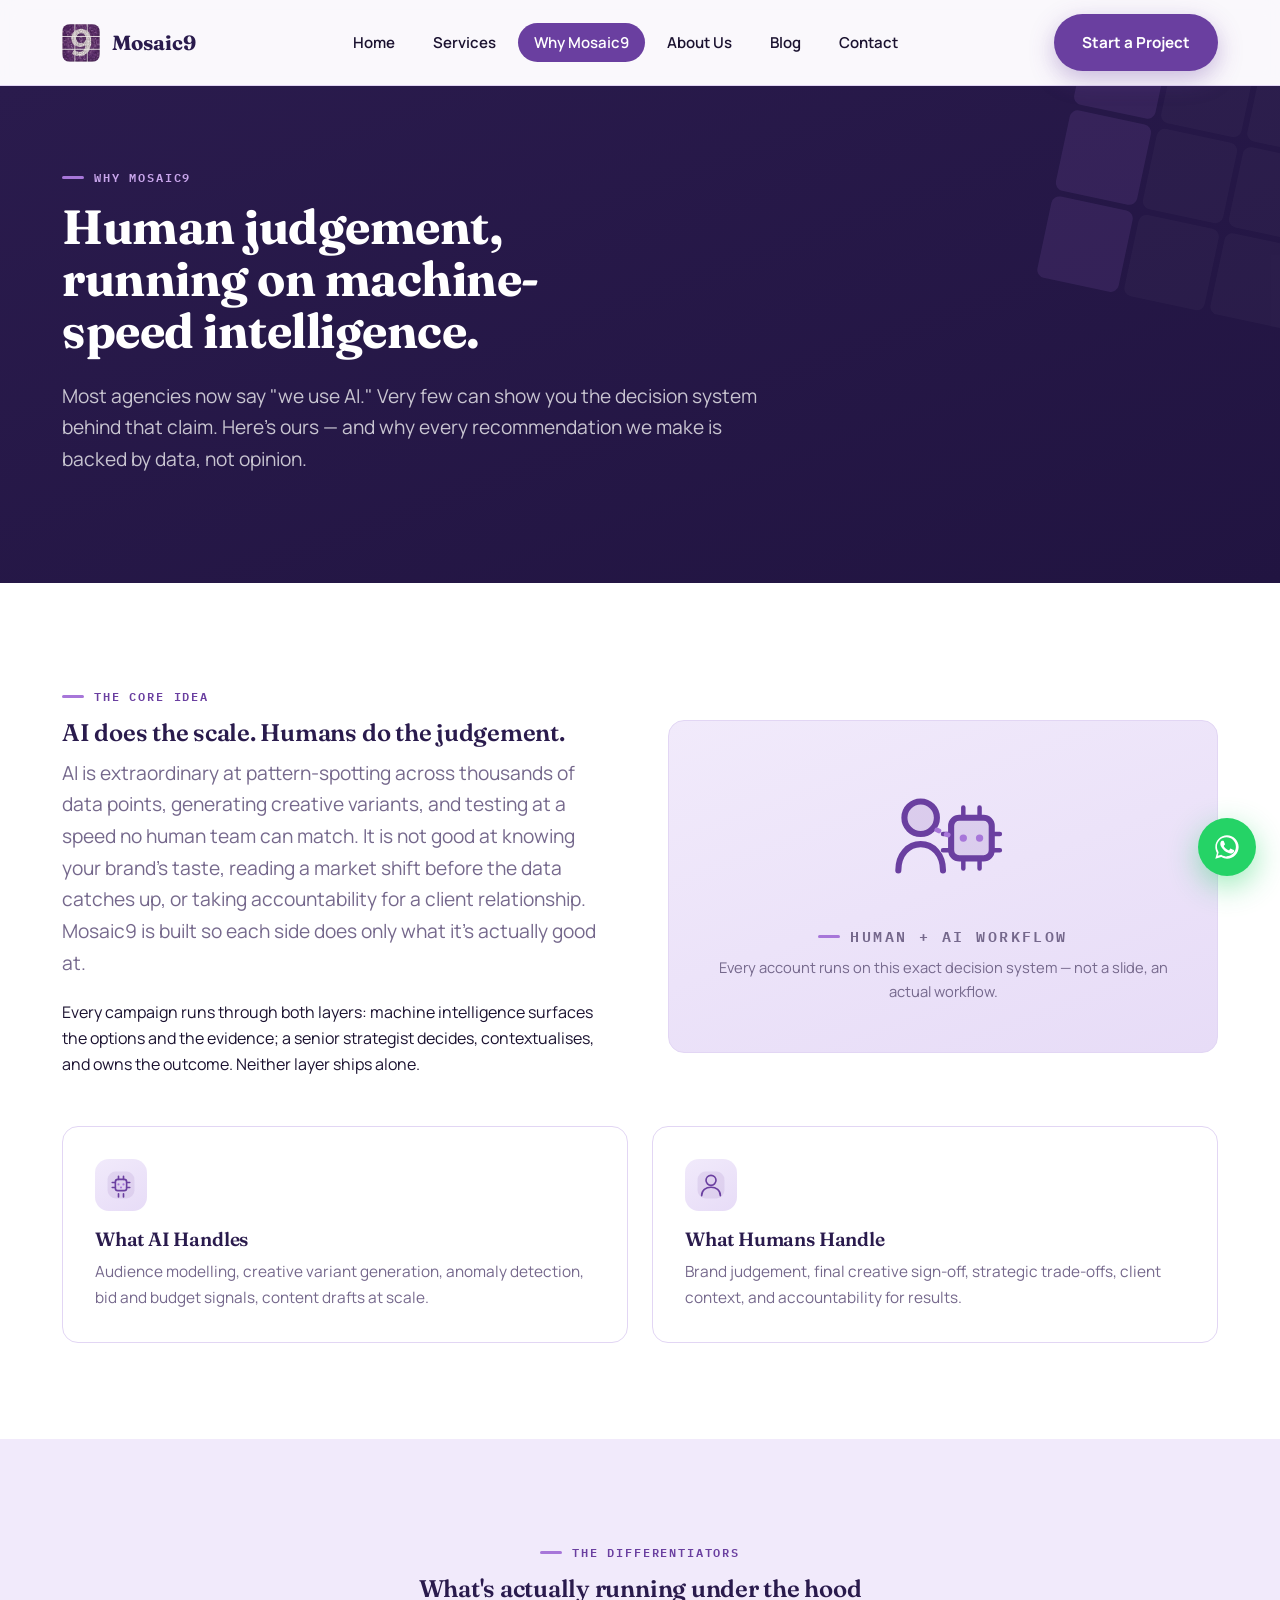
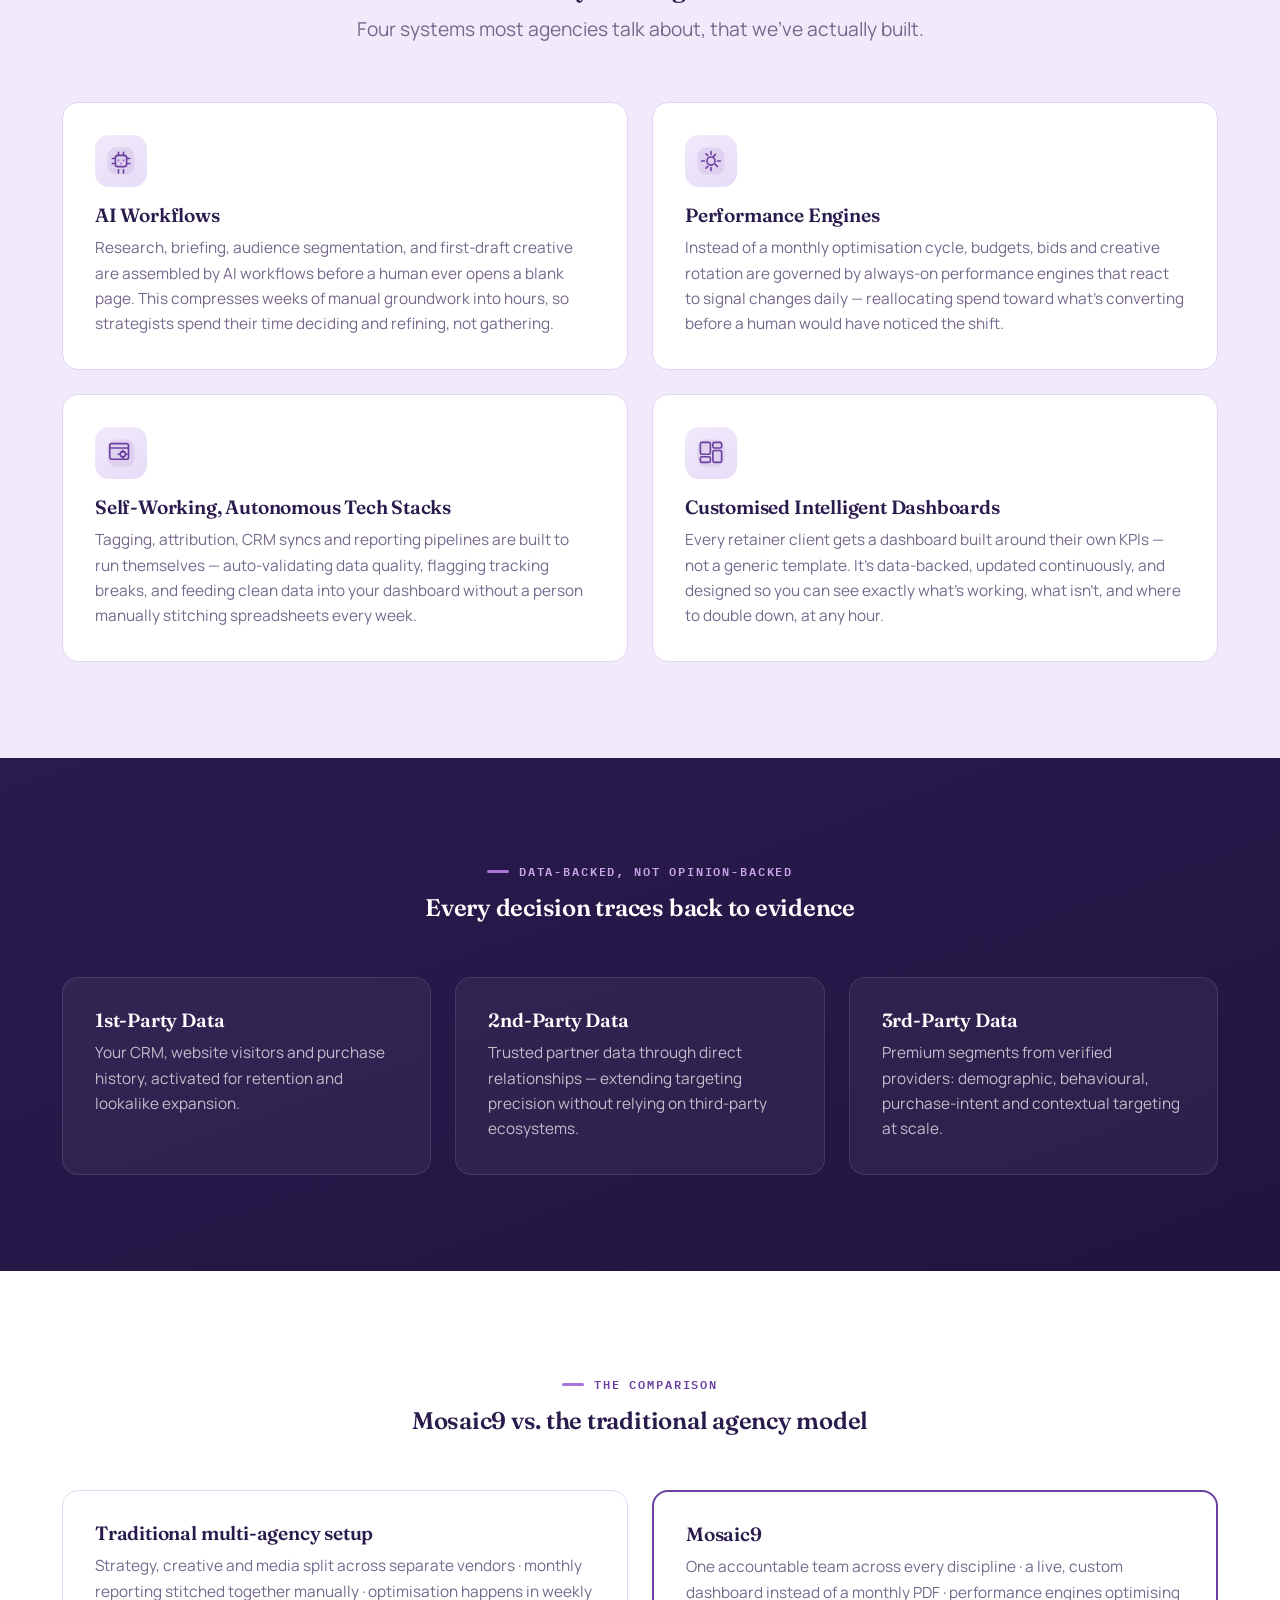
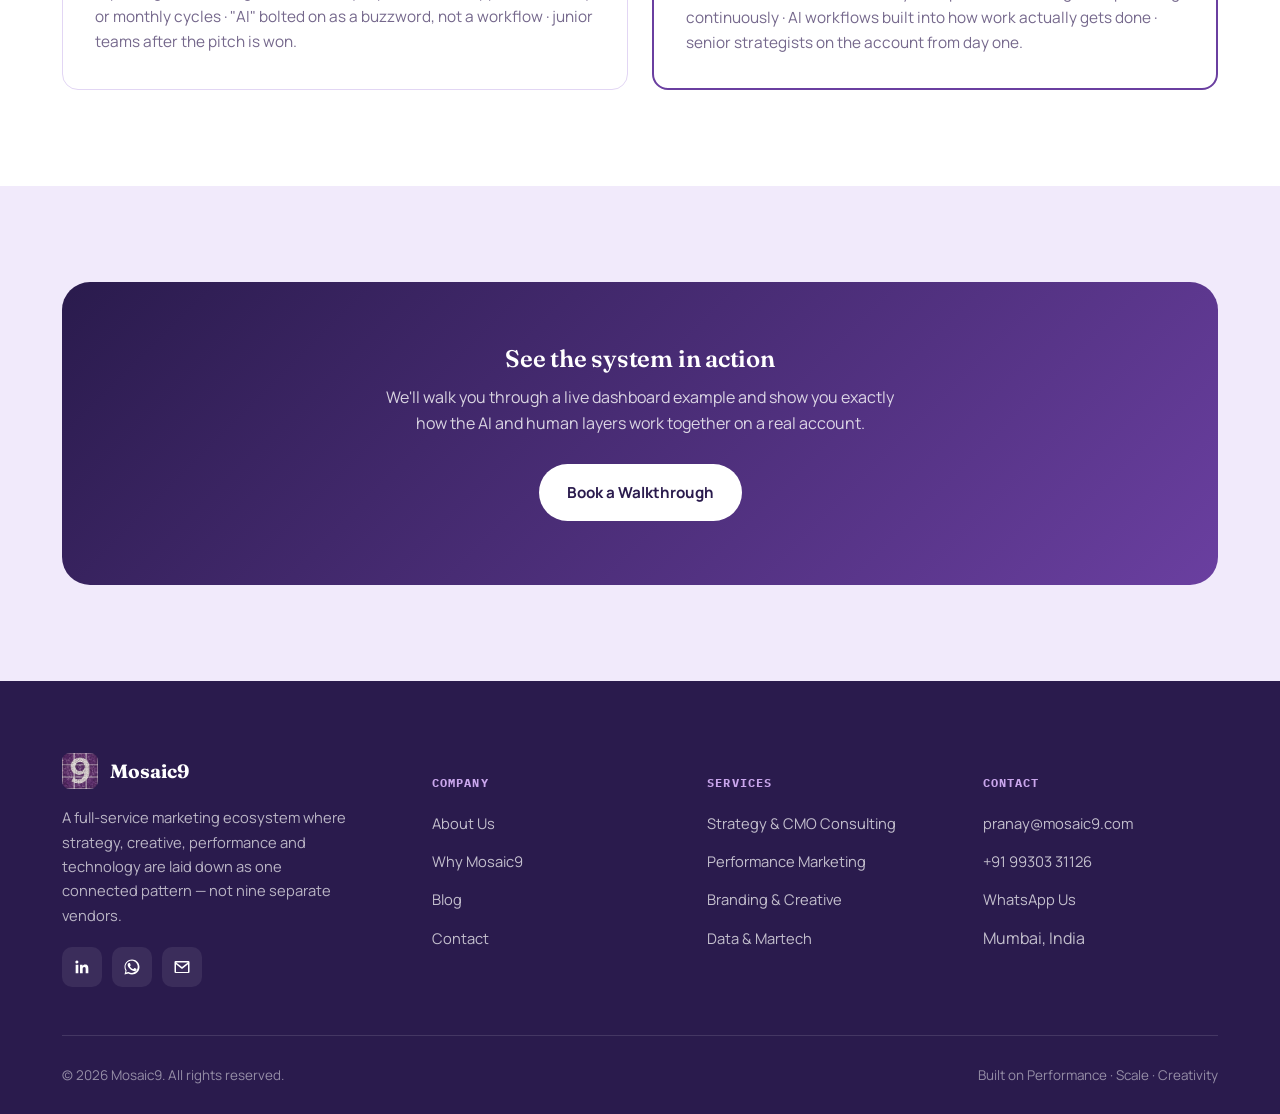
<file: why-mosaic9.html>
<!DOCTYPE html>
<html lang="en">
<head>
<meta charset="UTF-8">
<meta name="viewport" content="width=device-width, initial-scale=1.0">
<title>Why Mosaic9 | Human + AI Marketing Intelligence</title>
<meta name="description" content="Discover how Mosaic9 combines human strategic judgement with AI workflows, performance engines, autonomous tech stacks and custom data dashboards.">
<link rel="canonical" href="https://mosaic9.com/why-mosaic9.html">
<meta name="robots" content="index, follow">
<meta name="theme-color" content="#2A1B4D">

<meta property="og:type" content="website">
<meta property="og:title" content="Why Mosaic9 | Human + AI Marketing Intelligence">
<meta property="og:description" content="Discover how Mosaic9 combines human strategic judgement with AI workflows, performance engines, autonomous tech stacks and custom data dashboards.">
<meta property="og:url" content="https://mosaic9.com/why-mosaic9.html">
<meta property="og:image" content="https://mosaic9.com/favicon-512.png">
<meta property="og:site_name" content="Mosaic9">
<meta name="twitter:card" content="summary_large_image">
<meta name="twitter:title" content="Why Mosaic9 | Human + AI Marketing Intelligence">
<meta name="twitter:description" content="Discover how Mosaic9 combines human strategic judgement with AI workflows, performance engines, autonomous tech stacks and custom data dashboards.">
<meta name="twitter:image" content="https://mosaic9.com/favicon-512.png">

<link rel="icon" type="image/png" sizes="32x32" href="favicon-32.png">
<link rel="icon" type="image/png" sizes="16x16" href="favicon-16.png">
<link rel="apple-touch-icon" href="favicon-180.png">
<link rel="stylesheet" href="style.css">
</head>
<body>
<header class="site-header">
  <nav class="nav">
    <a class="brand" href="index.html">
      <img src="logo.png" alt="Mosaic9 logo">
      Mosaic9
    </a>
    <ul class="nav-links">
        <li><a href="index.html">Home</a></li>
        <li><a href="services.html">Services</a></li>
        <li><a class="active" href="why-mosaic9.html">Why Mosaic9</a></li>
        <li><a href="about.html">About Us</a></li>
        <li><a href="blog.html">Blog</a></li>
        <li><a href="contact.html">Contact</a></li>
    </ul>
    <div class="nav-cta">
      <a class="btn btn-primary" href="contact.html">Start a Project</a>
      <button class="nav-toggle" aria-label="Toggle menu" aria-expanded="false"><span></span></button>
    </div>
  </nav>
</header>

<section class="page-hero">
  <div class="tile-corner" aria-hidden="true"><div></div><div></div><div></div><div></div><div></div><div></div><div></div><div></div><div></div></div>
  <div class="container">
    <p class="eyebrow on-dark">Why Mosaic9</p>
    <h1>Human judgement, running on machine-speed intelligence.</h1>
    <p class="lede">Most agencies now say "we use AI." Very few can show you the decision system behind that claim. Here's ours &mdash; and why every recommendation we make is backed by data, not opinion.</p>
  </div>
</section>

<section class="bg-paper">
  <div class="container">
    <div class="grid grid-2" style="gap:56px; align-items:center;">
      <div>
        <p class="eyebrow">The core idea</p>
        <h2>AI does the scale. Humans do the judgement.</h2>
        <p class="lede">AI is extraordinary at pattern-spotting across thousands of data points, generating creative variants, and testing at a speed no human team can match. It is not good at knowing your brand's taste, reading a market shift before the data catches up, or taking accountability for a client relationship. Mosaic9 is built so each side does only what it's actually good at.</p>
        <p>Every campaign runs through both layers: machine intelligence surfaces the options and the evidence; a senior strategist decides, contextualises, and owns the outcome. Neither layer ships alone.</p>
      </div>
      <div class="card" style="text-align:center; padding:48px 28px; background:linear-gradient(160deg, var(--mist) 0%, var(--mist-2) 100%);">
        <div style="width:130px; height:130px; margin:0 auto 20px; color:var(--royal);"><svg viewBox="0 0 64 64" fill="none"><path d="M10 50c0-8 5-13 11-13s11 5 11 13" stroke="currentColor" stroke-width="3" stroke-linecap="round"/><circle cx="21" cy="24" r="8" fill="currentColor" opacity="0.15"/><circle cx="21" cy="24" r="8" stroke="currentColor" stroke-width="3"/><rect x="36" y="24" width="20" height="20" rx="4" fill="currentColor" opacity="0.14"/><rect x="36" y="24" width="20" height="20" rx="4" stroke="currentColor" stroke-width="3"/><path d="M42 24v-5m8 5v-5m-8 25v5m8-5v5M36 32h-4m4 8h-4m24-8h4m-4 8h4" stroke="currentColor" stroke-width="2.2" stroke-linecap="round"/><circle cx="42" cy="34" r="1.8" fill="var(--accent)"/><circle cx="50" cy="34" r="1.8" fill="var(--accent)"/><path d="M29 30q4 2 7 3" stroke="var(--accent)" stroke-width="2.4" stroke-linecap="round" stroke-dasharray="1 4"/></svg></div>
        <p class="eyebrow" style="justify-content:center; margin-bottom:6px;">Human + AI Workflow</p>
        <p style="margin:0; color:var(--muted); font-size:0.92rem;">Every account runs on this exact decision system &mdash; not a slide, an actual workflow.</p>
      </div>
    </div>
    <div class="grid grid-2" style="margin-top:32px;">
      <div class="card"><div class="card-icon"><svg viewBox="0 0 48 48" fill="none"><rect x="2.5" y="2.5" width="43" height="43" rx="13" fill="currentColor" opacity="0.1"/><g stroke="currentColor" stroke-width="2.6" stroke-linecap="round" stroke-linejoin="round" fill="none"><rect x="15" y="15" width="18" height="18" rx="4"/><path d="M20 15v-5m8 5v-5m-8 28v5m8-5v5M15 20H10m5 8H10m28-8h-5m5 8h-5"/></g><circle cx="20" cy="23" r="1.7" fill="var(--accent)"/><circle cx="28" cy="23" r="1.7" fill="var(--accent)"/><circle cx="24" cy="28" r="1.7" fill="var(--accent)"/></svg></div><h3>What AI Handles</h3><p>Audience modelling, creative variant generation, anomaly detection, bid and budget signals, content drafts at scale.</p></div>
      <div class="card"><div class="card-icon"><svg viewBox="0 0 48 48" fill="none"><rect x="2.5" y="2.5" width="43" height="43" rx="13" fill="currentColor" opacity="0.1"/><g stroke="currentColor" stroke-width="2.6" stroke-linecap="round" stroke-linejoin="round" fill="none"><circle cx="24" cy="16.5" r="8"/><path d="M9 41c0-8.8 6.7-13.5 15-13.5S39 32.2 39 41"/></g><circle cx="24" cy="16.5" r="8" stroke="var(--accent)" stroke-width="0" fill="none"/></svg></div><h3>What Humans Handle</h3><p>Brand judgement, final creative sign-off, strategic trade-offs, client context, and accountability for results.</p></div>
    </div>
  </div>
</section>

<section class="bg-mist">
  <div class="container">
    <div class="section-head center">
      <p class="eyebrow" style="justify-content:center;">The differentiators</p>
      <h2>What's actually running under the hood</h2>
      <p class="lede" style="margin:0 auto;">Four systems most agencies talk about, that we've actually built.</p>
    </div>
    <div class="grid grid-2">
      <div class="card">
        <div class="card-icon"><svg viewBox="0 0 48 48" fill="none"><rect x="2.5" y="2.5" width="43" height="43" rx="13" fill="currentColor" opacity="0.1"/><g stroke="currentColor" stroke-width="2.6" stroke-linecap="round" stroke-linejoin="round" fill="none"><rect x="15" y="15" width="18" height="18" rx="4"/><path d="M20 15v-5m8 5v-5m-8 28v5m8-5v5M15 20H10m5 8H10m28-8h-5m5 8h-5"/></g><circle cx="20" cy="23" r="1.7" fill="var(--accent)"/><circle cx="28" cy="23" r="1.7" fill="var(--accent)"/><circle cx="24" cy="28" r="1.7" fill="var(--accent)"/></svg></div>
        <h3>AI Workflows</h3>
        <p>Research, briefing, audience segmentation, and first-draft creative are assembled by AI workflows before a human ever opens a blank page. This compresses weeks of manual groundwork into hours, so strategists spend their time deciding and refining, not gathering.</p>
      </div>
      <div class="card">
        <div class="card-icon"><svg viewBox="0 0 48 48" fill="none"><rect x="2.5" y="2.5" width="43" height="43" rx="13" fill="currentColor" opacity="0.1"/><g stroke="currentColor" stroke-width="2.6" stroke-linecap="round" stroke-linejoin="round" fill="none"><circle cx="24" cy="24" r="6.5"/><path d="M24 9v4.4m0 21.2V39m15-15h-4.4M13.4 24H9m22.1-10.6-3.1 3.1M19 32.5l-3.1 3.1m18.2-3.1-3.1-3.1M19 15.5l-3.1-3.1"/></g></svg></div>
        <h3>Performance Engines</h3>
        <p>Instead of a monthly optimisation cycle, budgets, bids and creative rotation are governed by always-on performance engines that react to signal changes daily &mdash; reallocating spend toward what's converting before a human would have noticed the shift.</p>
      </div>
      <div class="card">
        <div class="card-icon"><svg viewBox="0 0 48 48" fill="none"><rect x="2.5" y="2.5" width="43" height="43" rx="13" fill="currentColor" opacity="0.1"/><g stroke="currentColor" stroke-width="2.6" stroke-linecap="round" stroke-linejoin="round" fill="none"><rect x="6" y="9" width="30" height="25" rx="3"/><path d="M6 16h30"/><circle cx="27" cy="26" r="4.2"/><path d="M27 19.5v2.3m0 8.4v2.3m7.5-6.5H32m-10 0h-2.5"/></g></svg></div>
        <h3>Self-Working, Autonomous Tech Stacks</h3>
        <p>Tagging, attribution, CRM syncs and reporting pipelines are built to run themselves &mdash; auto-validating data quality, flagging tracking breaks, and feeding clean data into your dashboard without a person manually stitching spreadsheets every week.</p>
      </div>
      <div class="card">
        <div class="card-icon"><svg viewBox="0 0 48 48" fill="none"><rect x="2.5" y="2.5" width="43" height="43" rx="13" fill="currentColor" opacity="0.1"/><g stroke="currentColor" stroke-width="2.6" stroke-linecap="round" stroke-linejoin="round" fill="none"><rect x="7" y="7" width="16" height="19" rx="2.5"/><rect x="27" y="7" width="14" height="9" rx="2.5"/><rect x="27" y="20" width="14" height="19" rx="2.5"/><rect x="7" y="30" width="16" height="9" rx="2.5"/></g></svg></div>
        <h3>Customised Intelligent Dashboards</h3>
        <p>Every retainer client gets a dashboard built around their own KPIs &mdash; not a generic template. It's data-backed, updated continuously, and designed so you can see exactly what's working, what isn't, and where to double down, at any hour.</p>
      </div>
    </div>
  </div>
</section>

<section class="bg-deep">
  <div class="container">
    <div class="section-head center">
      <p class="eyebrow on-dark" style="justify-content:center;">Data-backed, not opinion-backed</p>
      <h2>Every decision traces back to evidence</h2>
    </div>
    <div class="grid grid-3">
      <div class="card card-dark"><h3>1st-Party Data</h3><p>Your CRM, website visitors and purchase history, activated for retention and lookalike expansion.</p></div>
      <div class="card card-dark"><h3>2nd-Party Data</h3><p>Trusted partner data through direct relationships &mdash; extending targeting precision without relying on third-party ecosystems.</p></div>
      <div class="card card-dark"><h3>3rd-Party Data</h3><p>Premium segments from verified providers: demographic, behavioural, purchase-intent and contextual targeting at scale.</p></div>
    </div>
  </div>
</section>

<section class="bg-paper">
  <div class="container">
    <div class="section-head center">
      <p class="eyebrow" style="justify-content:center;">The comparison</p>
      <h2>Mosaic9 vs. the traditional agency model</h2>
    </div>
    <div class="grid grid-2">
      <div class="card" style="border-color:var(--line);">
        <h3>Traditional multi-agency setup</h3>
        <p>Strategy, creative and media split across separate vendors &middot; monthly reporting stitched together manually &middot; optimisation happens in weekly or monthly cycles &middot; "AI" bolted on as a buzzword, not a workflow &middot; junior teams after the pitch is won.</p>
      </div>
      <div class="card" style="border-color:var(--royal); border-width:2px;">
        <h3>Mosaic9</h3>
        <p>One accountable team across every discipline &middot; a live, custom dashboard instead of a monthly PDF &middot; performance engines optimising continuously &middot; AI workflows built into how work actually gets done &middot; senior strategists on the account from day one.</p>
      </div>
    </div>
  </div>
</section>

<section class="bg-mist">
  <div class="container">
    <div class="cta-band" style="background:linear-gradient(135deg, var(--deep), var(--royal));">
      <h2>See the system in action</h2>
      <p>We'll walk you through a live dashboard example and show you exactly how the AI and human layers work together on a real account.</p>
      <div class="cta-actions">
        <a class="btn btn-on-dark" href="contact.html">Book a Walkthrough</a>
      </div>
    </div>
  </div>
</section>
<footer class="site-footer">
  <div class="container">
    <div class="footer-grid">
      <div>
        <div class="footer-brand">
          <img src="logo.png" alt="Mosaic9 logo">
          <span>Mosaic9</span>
        </div>
        <p style="max-width:32ch; font-size:0.92rem;">A full-service marketing ecosystem where strategy, creative, performance and technology are laid down as one connected pattern &mdash; not nine separate vendors.</p>
        <div class="social-row" style="margin-top:20px;">
          <a href="https://www.linkedin.com/company/mosaic9-mediatech" target="_blank" rel="noopener" aria-label="LinkedIn"><svg viewBox="0 0 24 24"><path d="M20.45 20.45h-3.56v-5.57c0-1.33-.02-3.04-1.85-3.04-1.86 0-2.14 1.45-2.14 2.94v5.67H9.34V9h3.42v1.56h.05c.48-.9 1.64-1.85 3.38-1.85 3.6 0 4.27 2.37 4.27 5.46v6.28zM5.34 7.43a2.07 2.07 0 1 1 0-4.13 2.07 2.07 0 0 1 0 4.13zM7.12 20.45H3.56V9h3.56v11.45z"/></svg></a>
          <a href="https://wa.me/919930331126" target="_blank" rel="noopener" aria-label="WhatsApp"><svg viewBox="0 0 24 24"><path d="M17.47 14.38c-.29-.15-1.73-.85-2-.95-.27-.1-.46-.15-.66.15-.2.29-.75.94-.92 1.14-.17.19-.34.22-.63.07-.29-.15-1.22-.45-2.32-1.43-.86-.76-1.44-1.71-1.6-2-.17-.29-.02-.45.13-.6.13-.13.29-.34.44-.51.15-.17.19-.29.29-.48.1-.2.05-.36-.02-.51-.07-.15-.66-1.59-.9-2.18-.24-.57-.48-.5-.66-.51h-.56c-.2 0-.51.07-.78.36-.27.29-1.02 1-1.02 2.44s1.05 2.83 1.19 3.03c.15.19 2.06 3.15 5 4.42.7.3 1.24.48 1.67.61.7.22 1.34.19 1.84.12.56-.08 1.73-.71 1.97-1.39.24-.68.24-1.27.17-1.39-.07-.12-.27-.19-.56-.34z"/><path d="M12.02 2C6.5 2 2 6.48 2 12c0 1.85.5 3.58 1.36 5.07L2 22l5.06-1.33A9.94 9.94 0 0 0 12.02 22C17.52 22 22 17.52 22 12S17.52 2 12.02 2zm0 18.11c-1.7 0-3.29-.47-4.65-1.28l-.33-.2-3 .79.8-2.92-.22-.34a8.11 8.11 0 0 1-1.25-4.36c0-4.48 3.65-8.11 8.13-8.11 4.48 0 8.13 3.63 8.13 8.11 0 4.48-3.65 8.11-8.13 8.11z"/></svg></a>
          <a href="mailto:pranay@mosaic9.com" aria-label="Email"><svg viewBox="0 0 24 24"><path d="M2 5.5A1.5 1.5 0 0 1 3.5 4h17A1.5 1.5 0 0 1 22 5.5v13a1.5 1.5 0 0 1-1.5 1.5h-17A1.5 1.5 0 0 1 2 18.5v-13zm2.2.5 7.8 6.1L19.8 6H4.2zM20 8.3l-7.5 5.9a1 1 0 0 1-1 0L4 8.3v10.2h16V8.3z"/></svg></a>
        </div>
      </div>
      <div class="footer-col">
        <h5>Company</h5>
        <ul>
          <li><a href="about.html">About Us</a></li>
          <li><a href="why-mosaic9.html">Why Mosaic9</a></li>
          <li><a href="blog.html">Blog</a></li>
          <li><a href="contact.html">Contact</a></li>
        </ul>
      </div>
      <div class="footer-col">
        <h5>Services</h5>
        <ul>
          <li><a href="services.html#consulting">Strategy &amp; CMO Consulting</a></li>
          <li><a href="services.html#performance">Performance Marketing</a></li>
          <li><a href="services.html#brand">Branding &amp; Creative</a></li>
          <li><a href="services.html#data-martech">Data &amp; Martech</a></li>
        </ul>
      </div>
      <div class="footer-col">
        <h5>Contact</h5>
        <ul>
          <li><a href="mailto:pranay@mosaic9.com">pranay@mosaic9.com</a></li>
          <li><a href="tel:+919930331126">+91 99303 31126</a></li>
          <li><a href="https://wa.me/919930331126" target="_blank" rel="noopener">WhatsApp Us</a></li>
          <li>Mumbai, India</li>
        </ul>
      </div>
    </div>
    <div class="footer-bottom">
      <p>&copy; <span id="year"></span> Mosaic9. All rights reserved.</p>
      <p>Built on Performance &middot; Scale &middot; Creativity</p>
    </div>
  </div>
</footer>

<a class="wa-float" href="https://wa.me/919930331126" target="_blank" rel="noopener" aria-label="Chat on WhatsApp"><svg viewBox="0 0 24 24"><path d="M17.47 14.38c-.29-.15-1.73-.85-2-.95-.27-.1-.46-.15-.66.15-.2.29-.75.94-.92 1.14-.17.19-.34.22-.63.07-.29-.15-1.22-.45-2.32-1.43-.86-.76-1.44-1.71-1.6-2-.17-.29-.02-.45.13-.6.13-.13.29-.34.44-.51.15-.17.19-.29.29-.48.1-.2.05-.36-.02-.51-.07-.15-.66-1.59-.9-2.18-.24-.57-.48-.5-.66-.51h-.56c-.2 0-.51.07-.78.36-.27.29-1.02 1-1.02 2.44s1.05 2.83 1.19 3.03c.15.19 2.06 3.15 5 4.42.7.3 1.24.48 1.67.61.7.22 1.34.19 1.84.12.56-.08 1.73-.71 1.97-1.39.24-.68.24-1.27.17-1.39-.07-.12-.27-.19-.56-.34z"/><path d="M12.02 2C6.5 2 2 6.48 2 12c0 1.85.5 3.58 1.36 5.07L2 22l5.06-1.33A9.94 9.94 0 0 0 12.02 22C17.52 22 22 17.52 22 12S17.52 2 12.02 2zm0 18.11c-1.7 0-3.29-.47-4.65-1.28l-.33-.2-3 .79.8-2.92-.22-.34a8.11 8.11 0 0 1-1.25-4.36c0-4.48 3.65-8.11 8.13-8.11 4.48 0 8.13 3.63 8.13 8.11 0 4.48-3.65 8.11-8.13 8.11z"/></svg></a>

<script>document.getElementById('year').textContent = new Date().getFullYear();</script>
<script src="main.js"></script>
</body>
</html>
</file>
<file: style.css>
/* ============================================================
   MOSAIC9 — Design System
   Palette: deep violets + warm off-white, tile/mosaic motif
   Type: Fraunces (display serif) / Manrope (body) / IBM Plex Mono (utility)
   ============================================================ */

@import url('https://fonts.googleapis.com/css2?family=Fraunces:ital,opsz,wght@0,9..144,300;0,9..144,500;0,9..144,600;0,9..144,700;0,9..144,900;1,9..144,500&family=Manrope:wght@400;500;600;700;800&family=IBM+Plex+Mono:wght@400;500;600&display=swap');

:root{
  /* Core palette */
  --ink:        #1B1230;
  --deep:       #2A1B4D;
  --deep-2:     #211441;
  --royal:      #6A3FA0;
  --royal-2:    #7C4DB0;
  --accent:     #A776D9;
  --accent-2:   #C9A6EC;
  --cream:      #FAF8FC;
  --paper:      #FFFFFF;
  --mist:       #F1EAFB;
  --mist-2:     #E7DCF7;
  --muted:      #75688C;
  --line:       #E2D6F4;

  --font-display: 'Fraunces', 'Georgia', serif;
  --font-body: 'Manrope', -apple-system, BlinkMacSystemFont, 'Segoe UI', sans-serif;
  --font-mono: 'IBM Plex Mono', ui-monospace, monospace;

  --radius-sm: 8px;
  --radius-md: 16px;
  --radius-lg: 28px;

  --shadow-card: 0 2px 24px rgba(42, 27, 77, 0.08);
  --shadow-lift: 0 16px 48px rgba(42, 27, 77, 0.16);

  --max-w: 1220px;
}

*, *::before, *::after{ box-sizing: border-box; }
html{ scroll-behavior: smooth; }
html:focus-within{ scroll-behavior: smooth; }

body{
  margin: 0;
  background: var(--cream);
  color: var(--ink);
  font-family: var(--font-body);
  font-size: 16px;
  line-height: 1.65;
  -webkit-font-smoothing: antialiased;
  overflow-x: hidden;
}

@media (prefers-reduced-motion: reduce){
  *, *::before, *::after{
    animation-duration: 0.001ms !important;
    animation-iteration-count: 1 !important;
    transition-duration: 0.001ms !important;
    scroll-behavior: auto !important;
  }
}

img{ max-width: 100%; display: block; }
a{ color: inherit; text-decoration: none; }
:focus-visible{ outline: 3px solid var(--accent); outline-offset: 3px; border-radius: 4px; }

.container{
  max-width: var(--max-w);
  margin: 0 auto;
  padding: 0 32px;
}

h1, h2, h3, h4{
  font-family: var(--font-display);
  font-weight: 600;
  line-height: 1.08;
  margin: 0 0 0.5em;
  color: var(--deep);
  letter-spacing: -0.01em;
}
h1{ font-weight: 700; }
p{ margin: 0 0 1em; color: var(--ink); }
.lede{ font-size: 1.2rem; color: var(--muted); max-width: 60ch; }

.eyebrow{
  font-family: var(--font-mono);
  font-size: 0.72rem;
  letter-spacing: 0.16em;
  text-transform: uppercase;
  color: var(--royal);
  font-weight: 600;
  display: inline-flex;
  align-items: center;
  gap: 10px;
  margin-bottom: 14px;
}
.eyebrow::before{
  content: '';
  width: 22px; height: 3px;
  background: var(--accent);
  display: inline-block;
  border-radius: 2px;
}
.eyebrow.on-dark{ color: var(--accent-2); }

/* ---------- Buttons ---------- */
.btn{
  display: inline-flex;
  align-items: center;
  gap: 10px;
  font-family: var(--font-body);
  font-weight: 700;
  font-size: 0.95rem;
  padding: 14px 26px;
  border-radius: 999px;
  border: 2px solid transparent;
  cursor: pointer;
  transition: transform 0.25s ease, box-shadow 0.25s ease, background 0.25s ease, color 0.25s ease;
  white-space: nowrap;
}
.btn-primary{
  background: var(--royal);
  color: #fff;
  box-shadow: 0 8px 24px rgba(106, 63, 160, 0.35);
}
.btn-primary:hover{ background: var(--deep); transform: translateY(-2px); box-shadow: 0 12px 28px rgba(42,27,77,0.35); }
.btn-ghost{
  background: transparent;
  color: var(--deep);
  border-color: var(--line);
}
.btn-ghost:hover{ border-color: var(--royal); color: var(--royal); transform: translateY(-2px); }
.btn-on-dark{ background: #fff; color: var(--deep); }
.btn-on-dark:hover{ background: var(--accent-2); color: var(--deep); transform: translateY(-2px); }
.btn-outline-on-dark{ background: transparent; color: #fff; border-color: rgba(255,255,255,0.4); }
.btn-outline-on-dark:hover{ border-color: #fff; transform: translateY(-2px); }

/* ============================================================
   HEADER / NAV
   ============================================================ */
.site-header{
  position: sticky;
  top: 0;
  z-index: 100;
  background: rgba(250, 248, 252, 0.85);
  backdrop-filter: blur(10px) saturate(140%);
  border-bottom: 1px solid var(--line);
}
.nav{
  display: flex;
  align-items: center;
  justify-content: space-between;
  padding: 14px 32px;
  max-width: var(--max-w);
  margin: 0 auto;
}
.brand{
  display: flex;
  align-items: center;
  gap: 12px;
  font-family: var(--font-display);
  font-weight: 700;
  font-size: 1.28rem;
  color: var(--deep);
}
.brand img{ height: 38px; width: 38px; border-radius: 8px; }
.nav-links{
  display: flex;
  align-items: center;
  gap: 6px;
  list-style: none;
  margin: 0; padding: 0;
}
.nav-links a{
  padding: 9px 16px;
  border-radius: 999px;
  font-size: 0.94rem;
  font-weight: 600;
  color: var(--ink);
  transition: background 0.2s ease, color 0.2s ease;
}
.nav-links a:hover{ background: var(--mist); color: var(--royal); }
.nav-links a.active{ background: var(--royal); color: #fff; }
.nav-cta{ display: flex; align-items: center; gap: 14px; }
.nav-toggle{
  display: none;
  background: none; border: none; cursor: pointer;
  width: 42px; height: 42px;
  border-radius: 10px;
  align-items: center; justify-content: center;
}
.nav-toggle span, .nav-toggle span::before, .nav-toggle span::after{
  content: ''; display: block;
  width: 22px; height: 2px; background: var(--deep);
  position: relative; transition: 0.25s ease;
}
.nav-toggle span::before{ position: absolute; top: -7px; }
.nav-toggle span::after{ position: absolute; top: 7px; }

@media (max-width: 920px){
  .nav-links{
    position: fixed; inset: 68px 0 0 0;
    background: var(--cream);
    flex-direction: column;
    align-items: stretch;
    padding: 20px;
    gap: 4px;
    transform: translateX(100%);
    transition: transform 0.35s ease;
    overflow-y: auto;
  }
  .nav-links.open{ transform: translateX(0); }
  .nav-links a{ padding: 14px 18px; font-size: 1.05rem; }
  .nav-toggle{ display: flex; }
  .nav-cta .btn-primary{ padding: 10px 18px; font-size: 0.85rem; }
}

/* ============================================================
   MOSAIC TILE MOTIF (signature system)
   ============================================================ */
.tile-grid-bg{
  position: absolute; inset: 0;
  display: grid;
  grid-template-columns: repeat(3, 1fr);
  grid-template-rows: repeat(3, 1fr);
  gap: 3px;
  opacity: 0.5;
  pointer-events: none;
}
.tile-grid-bg span{ background: rgba(255,255,255,0.03); }

.tile-divider{
  display: grid;
  grid-template-columns: repeat(9, 1fr);
  gap: 4px;
  height: 8px;
  margin: 0 auto 0;
  max-width: 260px;
}
.tile-divider i{
  background: var(--accent);
  border-radius: 2px;
  opacity: 0.35;
}
.tile-divider i:nth-child(3n+1){ opacity: 0.9; background: var(--royal); }
.tile-divider i:nth-child(3n+2){ opacity: 0.55; }

/* ============================================================
   HERO — mosaic assembly animation
   ============================================================ */
.hero{
  position: relative;
  background: linear-gradient(160deg, var(--deep) 0%, var(--deep-2) 55%, #1c1038 100%);
  color: #fff;
  overflow: hidden;
  padding: 64px 0 0;
}
.hero-inner{
  max-width: var(--max-w);
  margin: 0 auto;
  padding: 40px 32px 90px;
  display: grid;
  grid-template-columns: 1.05fr 0.95fr;
  gap: 56px;
  align-items: center;
}
.hero h1{
  color: #fff;
  font-size: clamp(2.4rem, 4.4vw, 3.6rem);
  margin-bottom: 22px;
}
.hero h1 em{
  font-style: italic;
  color: var(--accent-2);
}
.hero p.lede{ color: rgba(255,255,255,0.75); max-width: 52ch; }
.hero-ctas{ display: flex; gap: 16px; margin-top: 32px; flex-wrap: wrap; }

.mosaic-visual{
  position: relative;
  width: 100%;
  aspect-ratio: 1/1;
  max-width: 440px;
  margin: 0 auto;
}
.mosaic-visual::after{
  content: '';
  position: absolute;
  inset: -8px;
  border-radius: 26px;
  opacity: 0;
  pointer-events: none;
  box-shadow: 0 0 0 0 rgba(167,118,217,0.5);
  animation: unifyPulse 1.5s ease-out 2.75s forwards;
}
.mosaic-visual .tiles{
  position: absolute; inset: 0;
  display: grid;
  grid-template-columns: repeat(3, 1fr);
  grid-template-rows: repeat(3, 1fr);
  gap: 8px;
  animation: tilesGapClose 1.1s ease-in-out 1.8s forwards;
}
.mosaic-visual .tile{
  border-radius: 14px;
  background: linear-gradient(135deg, var(--royal-2), var(--royal));
  opacity: 0;
  transform: scale(0.4) rotate(-8deg);
  box-shadow: 0 10px 30px rgba(0,0,0,0.25);
  perspective: 900px;
  animation-name: tileIn, tileFuse;
  animation-duration: 0.9s, 1.1s;
  animation-timing-function: cubic-bezier(.2,.8,.3,1), ease-in-out;
  animation-fill-mode: forwards, forwards;
  animation-delay: 0s, 1.8s;
}
.mosaic-visual .tile-inner{
  position: relative;
  width: 100%; height: 100%;
  transform-style: preserve-3d;
  transition: transform 0.7s cubic-bezier(.4,.2,.2,1);
}
.mosaic-visual .tile:hover .tile-inner{ transform: rotateY(180deg); }
.mosaic-visual .tile-face{
  position: absolute; inset: 0;
  backface-visibility: hidden;
  -webkit-backface-visibility: hidden;
  border-radius: inherit;
  display: flex;
  align-items: center;
  justify-content: center;
}
.mosaic-visual .tile-back{
  transform: rotateY(180deg);
  padding: 8px;
  text-align: center;
}
.mosaic-visual .tile-back span{
  font-family: var(--font-body);
  font-weight: 800;
  font-size: 0.72rem;
  line-height: 1.2;
  letter-spacing: 0.01em;
}
.mosaic-visual .tile{ color: #fff; }
.mosaic-visual .tile svg{ width: 44%; height: 44%; opacity: 0.95; filter: drop-shadow(0 2px 6px rgba(0,0,0,0.15)); }
.mosaic-visual .tile:nth-child(1){ animation-delay: 0.05s, 1.8s; background: linear-gradient(135deg,#8452BE,#6A3FA0);}
.mosaic-visual .tile:nth-child(2){ animation-delay: 0.15s, 1.8s; background: linear-gradient(135deg,#7C4DB0,#5A3486);}
.mosaic-visual .tile:nth-child(3){ animation-delay: 0.25s, 1.8s; background: linear-gradient(135deg,#9A66CE,#6A3FA0);}
.mosaic-visual .tile:nth-child(4){ animation-delay: 0.35s, 1.8s; background: linear-gradient(135deg,#6A3FA0,#4B2C74);}
.mosaic-visual .tile:nth-child(5){ animation-delay: 0.45s, 1.8s; background: var(--accent); box-shadow: 0 0 40px rgba(167,118,217,0.55);}
.mosaic-visual .tile:nth-child(6){ animation-delay: 0.55s, 1.8s; background: linear-gradient(135deg,#6A3FA0,#4B2C74);}
.mosaic-visual .tile:nth-child(7){ animation-delay: 0.65s, 1.8s; background: linear-gradient(135deg,#9A66CE,#6A3FA0);}
.mosaic-visual .tile:nth-child(8){ animation-delay: 0.75s, 1.8s; background: linear-gradient(135deg,#7C4DB0,#5A3486);}
.mosaic-visual .tile:nth-child(9){ animation-delay: 0.85s, 1.8s; background: linear-gradient(135deg,#8452BE,#6A3FA0);}

@keyframes tileIn{
  to{ opacity: 1; transform: scale(1) rotate(0deg); }
}
@keyframes tileFuse{
  0%{ border-radius: 14px; }
  100%{ border-radius: 4px; }
}
@keyframes tilesGapClose{
  0%{ gap: 8px; }
  100%{ gap: 2px; }
}
@keyframes unifyPulse{
  0%{ box-shadow: 0 0 0 0 rgba(167,118,217,0.5); opacity: 1; }
  100%{ box-shadow: 0 0 0 22px rgba(167,118,217,0); opacity: 0; }
}
.mosaic-visual .tile:hover{ transform: scale(1.06); transition: transform 0.3s ease; z-index: 2; }

@media (prefers-reduced-motion: reduce){
  .mosaic-visual .tile{ animation: none; opacity: 1; transform: none; }
  .mosaic-visual .tiles{ animation: none; gap: 2px; }
  .mosaic-visual::after{ animation: none; opacity: 0; }
}

/* ============================================================
   SECTIONS
   ============================================================ */
section{ padding: 96px 0; }
.section-head{ max-width: 680px; margin-bottom: 56px; }
.section-head.center{ margin-left: auto; margin-right: auto; text-align: center; }
.bg-mist{ background: var(--mist); }
.bg-deep{ background: linear-gradient(160deg, var(--deep) 0%, var(--deep-2) 100%); color: #fff; }
.bg-deep h2, .bg-deep h3{ color: #fff; }
.bg-deep p{ color: rgba(255,255,255,0.78); }
.bg-paper{ background: var(--paper); }

/* ---------- Grid / Cards ---------- */
.grid{ display: grid; gap: 24px; }
.grid-2{ grid-template-columns: repeat(2, 1fr); }
.grid-3{ grid-template-columns: repeat(3, 1fr); }
.grid-4{ grid-template-columns: repeat(4, 1fr); }

.card{
  background: var(--paper);
  border: 1px solid var(--line);
  border-radius: var(--radius-md);
  padding: 32px;
  transition: transform 0.3s ease, box-shadow 0.3s ease, border-color 0.3s ease;
  position: relative;
}
.card:hover{ transform: translateY(-6px); box-shadow: var(--shadow-lift); border-color: transparent; }
.card .tile-tag{
  font-family: var(--font-mono);
  font-size: 0.7rem;
  color: var(--accent);
  background: var(--mist);
  border-radius: 6px;
  padding: 4px 9px;
  display: inline-block;
  margin-bottom: 16px;
  letter-spacing: 0.06em;
}
.card h3{ font-size: 1.2rem; margin-bottom: 10px; }
.card p{ color: var(--muted); font-size: 0.96rem; margin-bottom: 0; }
.card-icon{
  width: 52px; height: 52px;
  border-radius: 14px;
  background: linear-gradient(150deg, var(--mist) 0%, var(--mist-2) 100%);
  display: flex; align-items: center; justify-content: center;
  margin-bottom: 18px;
  color: var(--royal);
  transition: transform 0.3s ease, background 0.3s ease;
}
.card:hover .card-icon{ transform: scale(1.06) rotate(-2deg); background: linear-gradient(150deg, var(--royal) 0%, var(--deep) 100%); color: #fff; }
.card-icon svg{ width: 30px; height: 30px; display: block; }
.card-dark .card-icon{ background: rgba(255,255,255,0.1); color: #fff; }

.card-dark{
  background: rgba(255,255,255,0.05);
  border: 1px solid rgba(255,255,255,0.1);
}
.card-dark:hover{ background: rgba(255,255,255,0.08); }
.card-dark h3{ color: #fff; }
.card-dark p{ color: rgba(255,255,255,0.7); }

/* ---------- Stats ---------- */
.stat-strip{
  display: grid;
  grid-template-columns: repeat(4, 1fr);
  gap: 20px;
}
.stat{
  border-left: 3px solid var(--accent);
  padding-left: 20px;
}
.stat .num{ font-family: var(--font-display); font-size: 2.4rem; font-weight: 700; color: var(--deep); line-height: 1; }
.bg-deep .stat .num{ color: #fff; }
.stat .label{ color: var(--muted); font-size: 0.9rem; margin-top: 6px; }
.bg-deep .stat .label{ color: rgba(255,255,255,0.6); }
.bg-deep .stat{ border-color: var(--accent-2); }

/* ---------- Client logo strip ---------- */
.logo-strip{
  display: flex;
  flex-wrap: wrap;
  gap: 16px;
  justify-content: center;
}
.logo-chip{
  display: flex; align-items: center; gap: 10px;
  background: var(--paper);
  border: 1px solid var(--line);
  border-radius: 12px;
  padding: 16px 22px;
  font-family: var(--font-display);
  font-weight: 600;
  font-size: 1rem;
  color: var(--deep);
  min-width: 170px;
  justify-content: center;
  transition: transform 0.25s ease, box-shadow 0.25s ease;
}
.logo-chip:hover{ transform: translateY(-4px); box-shadow: var(--shadow-card); }
.logo-chip .dot{
  width: 10px; height: 10px; border-radius: 3px;
  background: var(--accent);
  flex-shrink: 0;
}
.logo-chip-img{
  padding: 14px 24px;
  min-width: 150px;
}
.logo-chip-img img{
  max-height: 40px;
  max-width: 140px;
  width: auto;
  object-fit: contain;
}

/* ---------- Naming story / mosaic breakdown ---------- */
.name-story{
  display: grid;
  grid-template-columns: 0.9fr 1.1fr;
  gap: 64px;
  align-items: center;
}
.tile-legend{
  display: grid;
  grid-template-columns: repeat(3, 1fr);
  gap: 10px;
}
.tile-legend .cell{
  aspect-ratio: 1;
  border-radius: 12px;
  background: var(--mist);
  border: 1px solid var(--line);
  display: flex;
  flex-direction: column;
  align-items: center;
  justify-content: center;
  text-align: center;
  padding: 10px;
  font-family: var(--font-mono);
  font-size: 0.68rem;
  color: var(--royal);
  gap: 6px;
  transition: background 0.25s ease, transform 0.25s ease;
}
.tile-legend .cell svg{ width: 40px; height: 40px; display: block; }
.tile-legend .cell:hover{ background: var(--royal); color: #fff; transform: scale(1.04); }
.tile-legend .cell strong{ font-family: var(--font-body); font-size: 0.78rem; color: var(--deep); text-transform: none; letter-spacing: 0; }
.tile-legend .cell:hover strong{ color: #fff; }
.tile-legend .cell:nth-child(5){ background: var(--royal); color: #fff; }
.tile-legend .cell:nth-child(5) strong{ color: #fff; }

/* ---------- Timeline / process (genuinely sequential) ---------- */
.process-rail{
  display: grid;
  grid-template-columns: repeat(6, 1fr);
  gap: 18px;
}
.process-step .idx{
  font-family: var(--font-mono);
  color: var(--accent);
  font-size: 0.85rem;
  margin-bottom: 10px;
}
.process-step h4{ font-size: 1rem; margin-bottom: 4px; }
.process-step .when{ font-family: var(--font-mono); font-size: 0.72rem; color: var(--royal); margin-bottom: 10px; display: block; }
.process-step p{ font-size: 0.88rem; color: var(--muted); }
.process-rail-line{
  grid-column: 1 / -1;
  height: 2px;
  background: var(--line);
  position: relative;
  margin-bottom: 8px;
}

/* ---------- Founder ---------- */
.founder{
  display: grid;
  grid-template-columns: 320px 1fr;
  gap: 56px;
  align-items: start;
}
.founder-photo{
  aspect-ratio: 1/1.02;
  border-radius: var(--radius-lg);
  background: linear-gradient(150deg, var(--royal-2), var(--deep));
  display: flex; align-items: center; justify-content: center;
  color: #fff;
  position: relative;
  overflow: hidden;
}
.founder-photo img{
  width: 100%; height: 100%;
  object-fit: cover;
  object-position: center 15%;
}
.founder-photo .initials{
  font-family: var(--font-display);
  font-size: 5rem;
  font-weight: 700;
  opacity: 0.9;
}
.founder-photo .tile-grid-bg span{ border: 1px solid rgba(255,255,255,0.06); }
.founder-cred{
  display: flex; gap: 12px; margin-top: 20px; flex-wrap: wrap;
}
.founder-cred span{
  font-family: var(--font-mono);
  font-size: 0.75rem;
  background: var(--mist);
  color: var(--royal);
  padding: 6px 12px;
  border-radius: 999px;
}

/* ---------- Values ---------- */
.value-row{
  display: grid;
  grid-template-columns: 60px 1fr;
  gap: 24px;
  padding: 28px 0;
  border-bottom: 1px solid var(--line);
}
.value-row:last-child{ border-bottom: none; }
.value-row .mark{ font-family: var(--font-display); font-size: 1.6rem; color: var(--accent); font-weight: 700; }

/* ---------- Forms ---------- */
.contact-wrap{
  display: grid;
  grid-template-columns: 1fr 1fr;
  gap: 56px;
  align-items: start;
}
.form-field{ margin-bottom: 20px; }
.form-field label{
  display: block;
  font-weight: 700;
  font-size: 0.88rem;
  margin-bottom: 8px;
  color: var(--deep);
}
.form-field input, .form-field textarea, .form-field select{
  width: 100%;
  padding: 14px 16px;
  border-radius: var(--radius-sm);
  border: 1.5px solid var(--line);
  background: var(--paper);
  font-family: var(--font-body);
  font-size: 0.96rem;
  color: var(--ink);
  transition: border-color 0.2s ease, box-shadow 0.2s ease;
}
.form-field input:focus, .form-field textarea:focus, .form-field select:focus{
  border-color: var(--royal);
  box-shadow: 0 0 0 4px rgba(106,63,160,0.12);
  outline: none;
}
.form-field textarea{ resize: vertical; min-height: 130px; }
.form-note{
  font-size: 0.82rem;
  color: var(--muted);
  margin-top: 10px;
}
.info-card{
  background: var(--mist);
  border-radius: var(--radius-md);
  padding: 28px;
  margin-bottom: 18px;
}
.info-card h4{ margin-bottom: 6px; font-size: 1.02rem; }
.info-card p{ margin-bottom: 0; color: var(--muted); }
.info-card a{ color: var(--royal); font-weight: 700; }

/* ---------- Blog ---------- */
.blog-card{
  display: flex;
  flex-direction: column;
  height: 100%;
}
.blog-card .tag{
  font-family: var(--font-mono);
  font-size: 0.68rem;
  letter-spacing: 0.08em;
  text-transform: uppercase;
  color: var(--royal);
  background: var(--mist);
  padding: 4px 10px;
  border-radius: 6px;
  display: inline-block;
  margin-bottom: 14px;
  width: fit-content;
}
.blog-card h3{ font-size: 1.15rem; }
.blog-meta{
  margin-top: auto;
  padding-top: 16px;
  font-size: 0.8rem;
  color: var(--muted);
  font-family: var(--font-mono);
}
.blog-cover{
  height: 150px;
  border-radius: var(--radius-sm);
  margin-bottom: 20px;
  background: linear-gradient(135deg, var(--mist-2), var(--accent-2));
  position: relative;
  overflow: hidden;
  display: flex;
  align-items: center;
  justify-content: center;
  color: var(--deep);
}
.blog-cover svg{ width: 76px; height: 76px; filter: drop-shadow(0 4px 10px rgba(42,27,77,0.18)); }

article.post{
  max-width: 760px;
  margin: 0 auto;
}
article.post h1{ font-size: clamp(1.9rem, 3.4vw, 2.6rem); }
article.post .post-meta{
  font-family: var(--font-mono);
  font-size: 0.82rem;
  color: var(--muted);
  margin-bottom: 32px;
  display: flex; gap: 16px; flex-wrap: wrap;
}
article.post h2{ font-size: 1.5rem; margin-top: 2em; }
article.post h3{ font-size: 1.15rem; margin-top: 1.6em; }
article.post p, article.post li{ color: #382C55; font-size: 1.04rem; }
article.post ul, article.post ol{ padding-left: 1.3em; }
article.post blockquote{
  margin: 32px 0; padding: 4px 0 4px 24px;
  border-left: 3px solid var(--accent);
  font-family: var(--font-display);
  font-style: italic;
  font-size: 1.2rem;
  color: var(--deep);
}

/* ---------- CTA band ---------- */
.cta-band{
  background: linear-gradient(135deg, var(--royal) 0%, var(--deep) 100%);
  border-radius: var(--radius-lg);
  padding: 64px;
  color: #fff;
  text-align: center;
  position: relative;
  overflow: hidden;
}
.cta-band h2{ color: #fff; }
.cta-band p{ color: rgba(255,255,255,0.8); max-width: 52ch; margin-left: auto; margin-right: auto; }
.cta-actions{ display: flex; gap: 16px; justify-content: center; margin-top: 28px; flex-wrap: wrap; }

/* ============================================================
   FOOTER
   ============================================================ */
.site-footer{
  background: var(--deep);
  color: rgba(255,255,255,0.72);
  padding: 72px 0 28px;
}
.footer-grid{
  display: grid;
  grid-template-columns: 1.4fr 1fr 1fr 1fr;
  gap: 40px;
  padding-bottom: 48px;
  border-bottom: 1px solid rgba(255,255,255,0.12);
}
.footer-brand{ display: flex; align-items: center; gap: 12px; margin-bottom: 16px; }
.footer-brand img{ height: 36px; width: 36px; border-radius: 8px; }
.footer-brand span{ font-family: var(--font-display); font-weight: 700; font-size: 1.2rem; color: #fff; }
.site-footer p{ color: rgba(255,255,255,0.68); }
.footer-col h5{
  font-family: var(--font-mono);
  font-size: 0.72rem;
  letter-spacing: 0.1em;
  text-transform: uppercase;
  color: var(--accent-2);
  margin-bottom: 18px;
}
.footer-col ul{ list-style: none; margin: 0; padding: 0; display: flex; flex-direction: column; gap: 12px; }
.footer-col a{ font-size: 0.92rem; transition: color 0.2s ease; }
.footer-col a:hover{ color: #fff; }
.footer-bottom{
  display: flex; justify-content: space-between; align-items: center;
  padding-top: 28px; flex-wrap: wrap; gap: 16px;
}
.footer-bottom p{ margin: 0; font-size: 0.84rem; color: rgba(255,255,255,0.5); }
.social-row{ display: flex; gap: 10px; }
.social-row a{
  width: 40px; height: 40px;
  border-radius: 10px;
  background: rgba(255,255,255,0.08);
  display: flex; align-items: center; justify-content: center;
  transition: background 0.2s ease, transform 0.2s ease;
}
.social-row a:hover{ background: var(--accent); transform: translateY(-3px); }
.social-row svg{ width: 18px; height: 18px; fill: #fff; }

/* WhatsApp floating button */
.wa-float{
  position: fixed;
  bottom: 24px; right: 24px;
  width: 58px; height: 58px;
  border-radius: 50%;
  background: #25D366;
  display: flex; align-items: center; justify-content: center;
  box-shadow: 0 10px 30px rgba(37,211,102,0.45);
  z-index: 200;
  transition: transform 0.25s ease;
}
.wa-float:hover{ transform: scale(1.08); }
.wa-float svg{ width: 28px; height: 28px; fill: #fff; }

/* ---------- Page hero (interior pages) ---------- */
.page-hero{
  background: linear-gradient(160deg, var(--deep) 0%, var(--deep-2) 100%);
  color: #fff;
  padding: 74px 0 88px;
  position: relative;
  overflow: hidden;
}
.page-hero h1{ color: #fff; font-size: clamp(2.1rem, 3.8vw, 3rem); max-width: 18ch; }
.page-hero p.lede{ color: rgba(255,255,255,0.75); }
.page-hero .tile-corner{
  position: absolute;
  top: -40px; right: -40px;
  width: 260px; height: 260px;
  display: grid; grid-template-columns: repeat(3,1fr); gap: 6px;
  opacity: 0.5;
  transform: rotate(12deg);
}
.page-hero .tile-corner div{ background: rgba(255,255,255,0.06); border-radius: 8px; }
.page-hero .tile-corner div:nth-child(3n+1){ background: rgba(167,118,217,0.25); }

.page-hero-grid{
  display: grid;
  grid-template-columns: 1.15fr 0.85fr;
  gap: 48px;
  align-items: center;
}
.page-hero-grid .mosaic-visual{ max-width: 300px; margin: 0 auto; }
@media (max-width: 860px){
  .page-hero-grid{ grid-template-columns: 1fr; }
  .page-hero-grid .mosaic-visual{ max-width: 220px; margin-top: 24px; }
}

/* ---------- Utility ---------- */
.text-center{ text-align: center; }
.mt-0{ margin-top: 0; }
.flex-center{ display: flex; align-items: center; justify-content: center; }
.divider-sm{ height: 1px; background: var(--line); margin: 40px 0; }
.pill{
  display: inline-block;
  font-family: var(--font-mono);
  font-size: 0.72rem;
  background: var(--mist);
  color: var(--royal);
  padding: 6px 14px;
  border-radius: 999px;
  margin-bottom: 8px;
}

/* ============================================================
   RESPONSIVE
   ============================================================ */
@media (max-width: 980px){
  .hero-inner{ grid-template-columns: 1fr; gap: 40px; }
  .mosaic-visual{ max-width: 320px; order: -1; }
  .name-story{ grid-template-columns: 1fr; gap: 36px; }
  .founder{ grid-template-columns: 1fr; }
  .founder-photo{ max-width: 260px; }
  .contact-wrap{ grid-template-columns: 1fr; }
  .grid-2, .grid-3, .grid-4{ grid-template-columns: repeat(2, 1fr); }
  .stat-strip{ grid-template-columns: repeat(2, 1fr); gap: 28px; }
  .footer-grid{ grid-template-columns: 1fr 1fr; }
  .process-rail{ grid-template-columns: repeat(3, 1fr); row-gap: 32px; }
  .process-rail-line{ display: none; }
}
@media (max-width: 620px){
  .container{ padding: 0 20px; }
  section{ padding: 64px 0; }
  .grid-2, .grid-3, .grid-4{ grid-template-columns: 1fr; }
  .stat-strip{ grid-template-columns: 1fr 1fr; }
  .footer-grid{ grid-template-columns: 1fr; }
  .footer-bottom{ flex-direction: column; align-items: flex-start; }
  .cta-band{ padding: 40px 24px; }
  .process-rail{ grid-template-columns: 1fr 1fr; }
}
</file>
